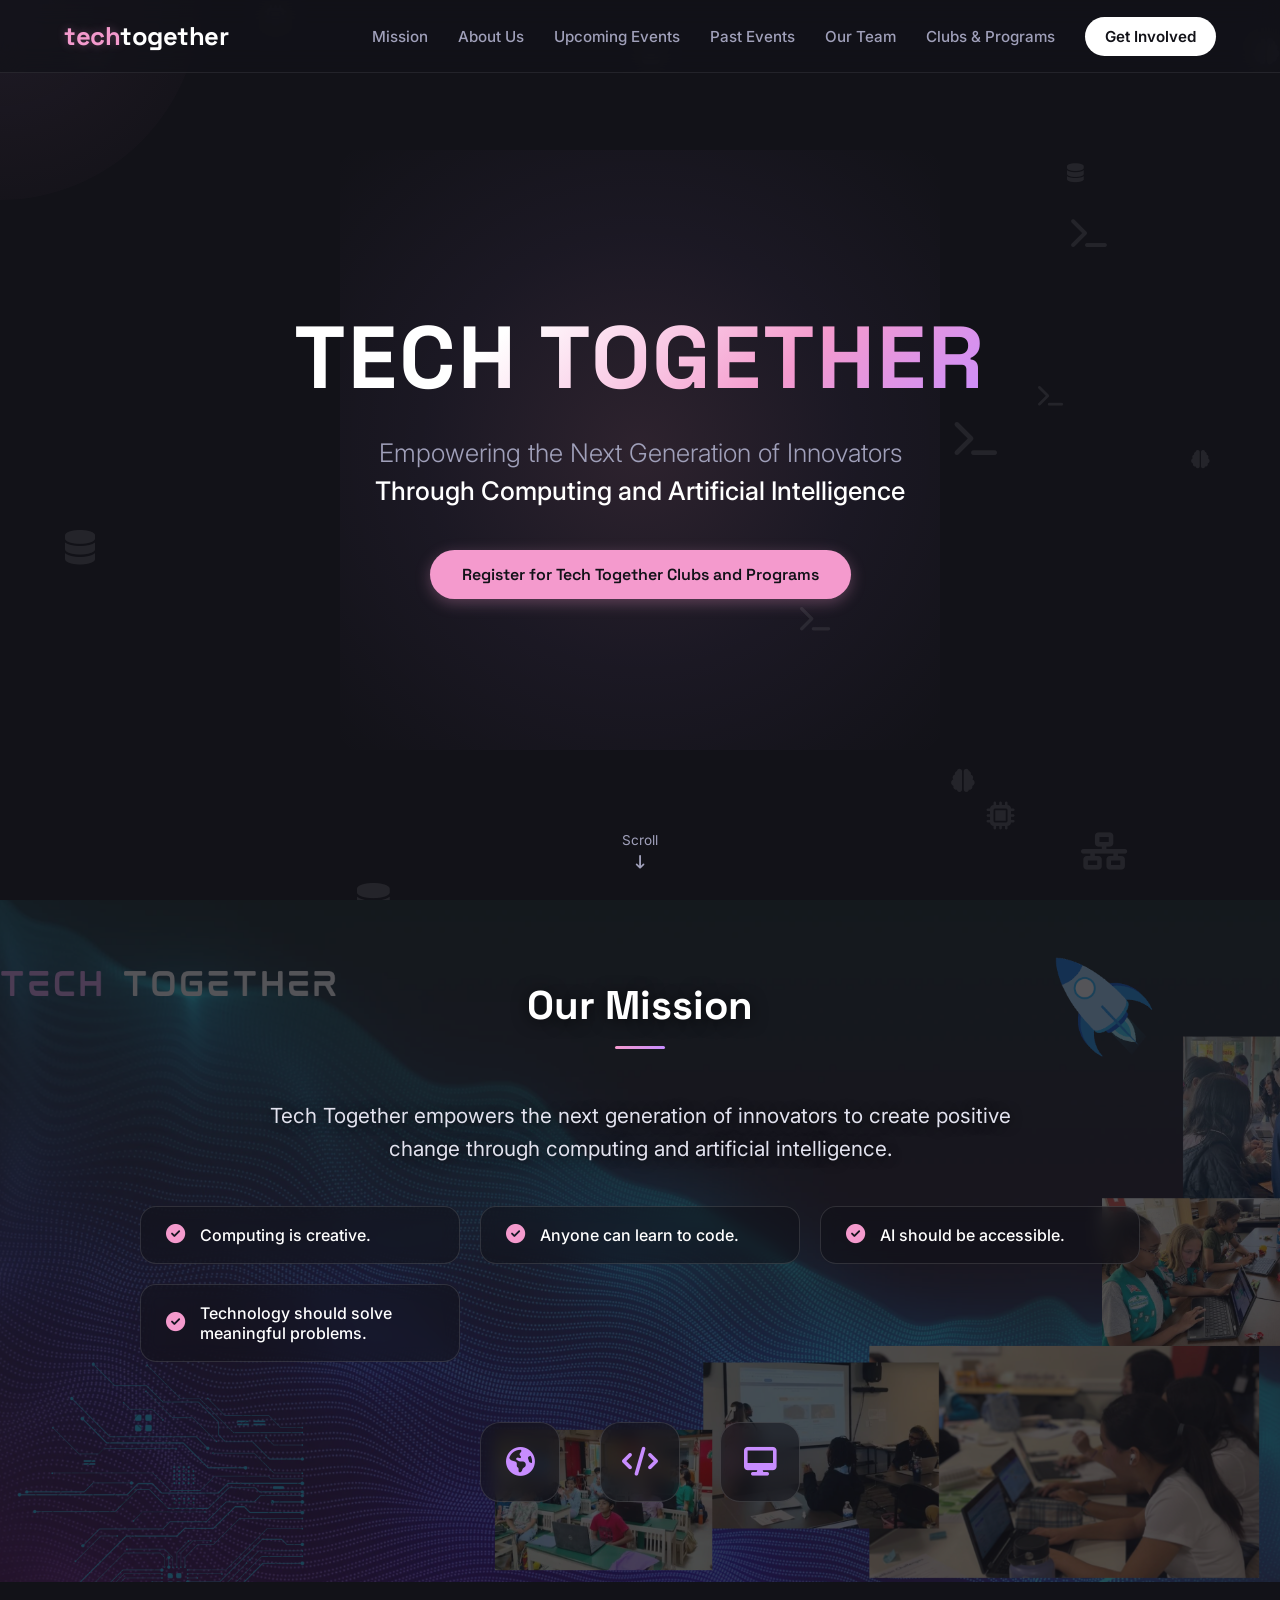
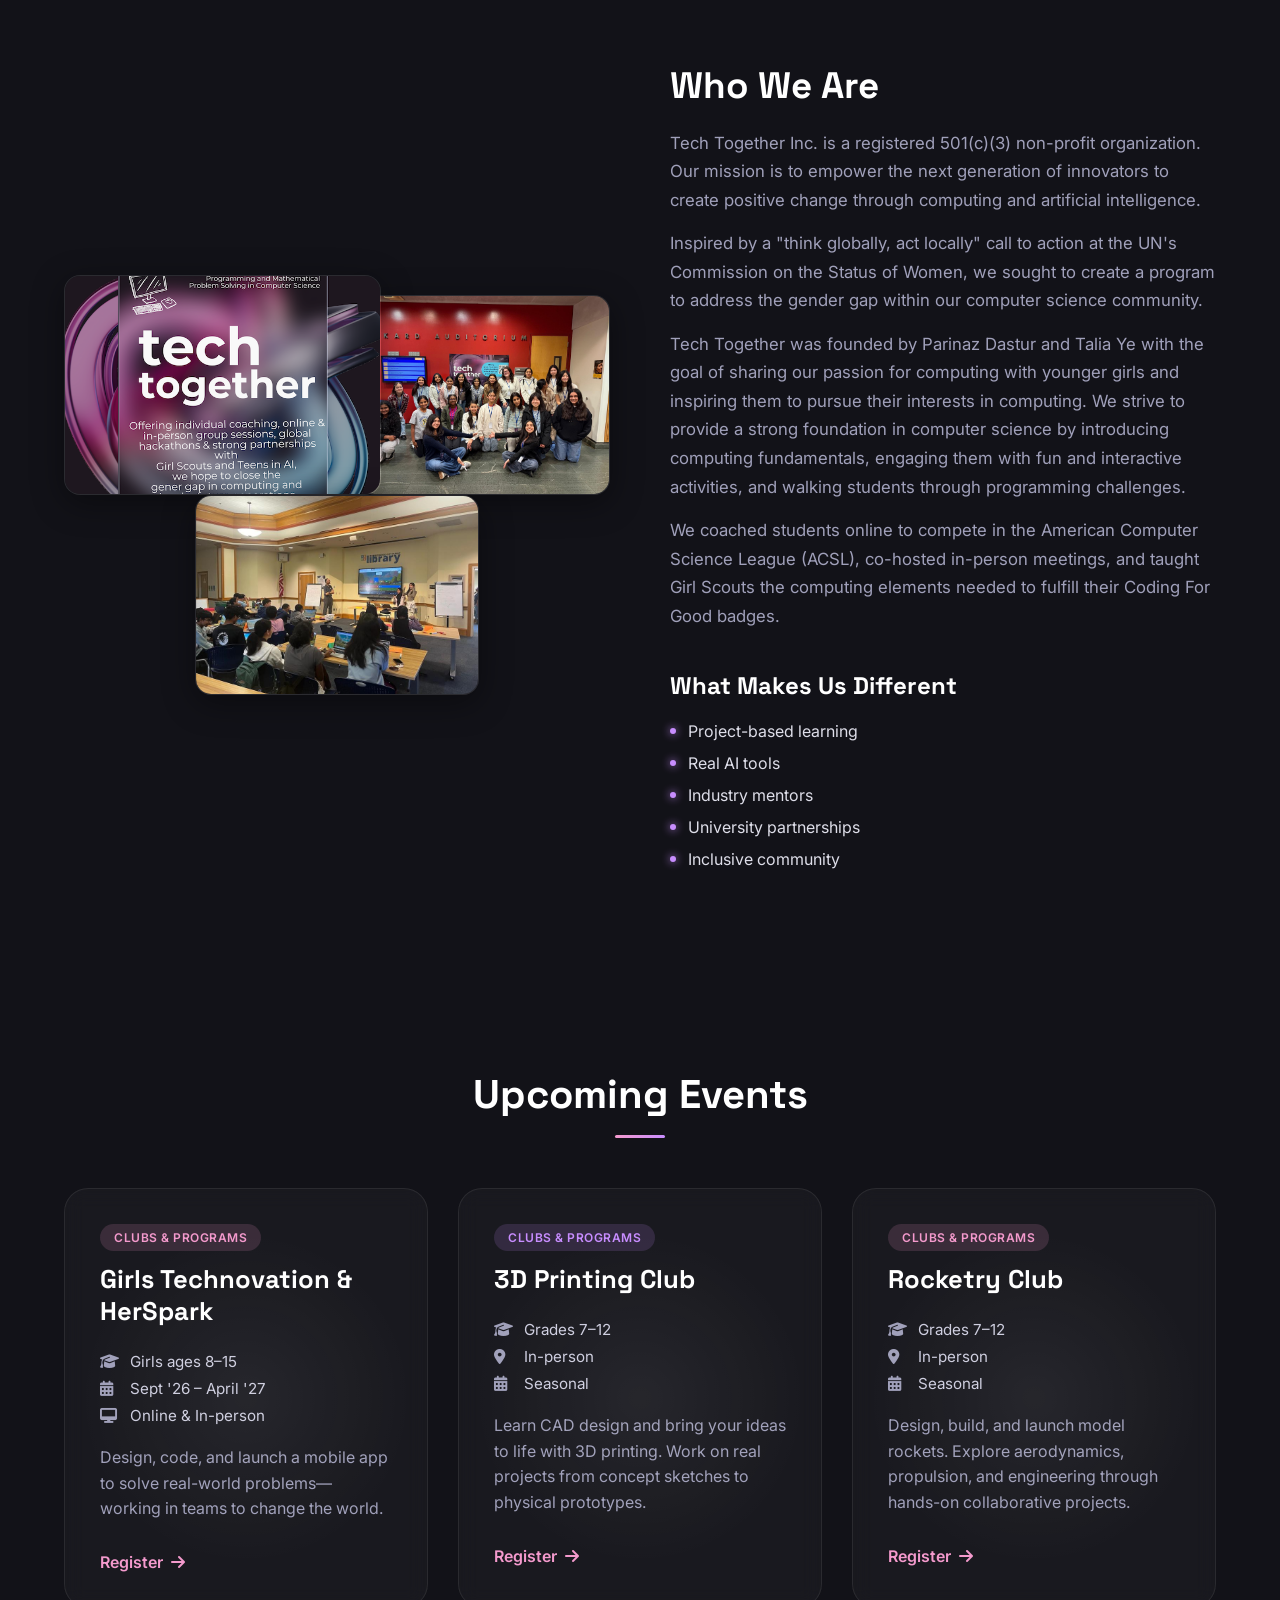
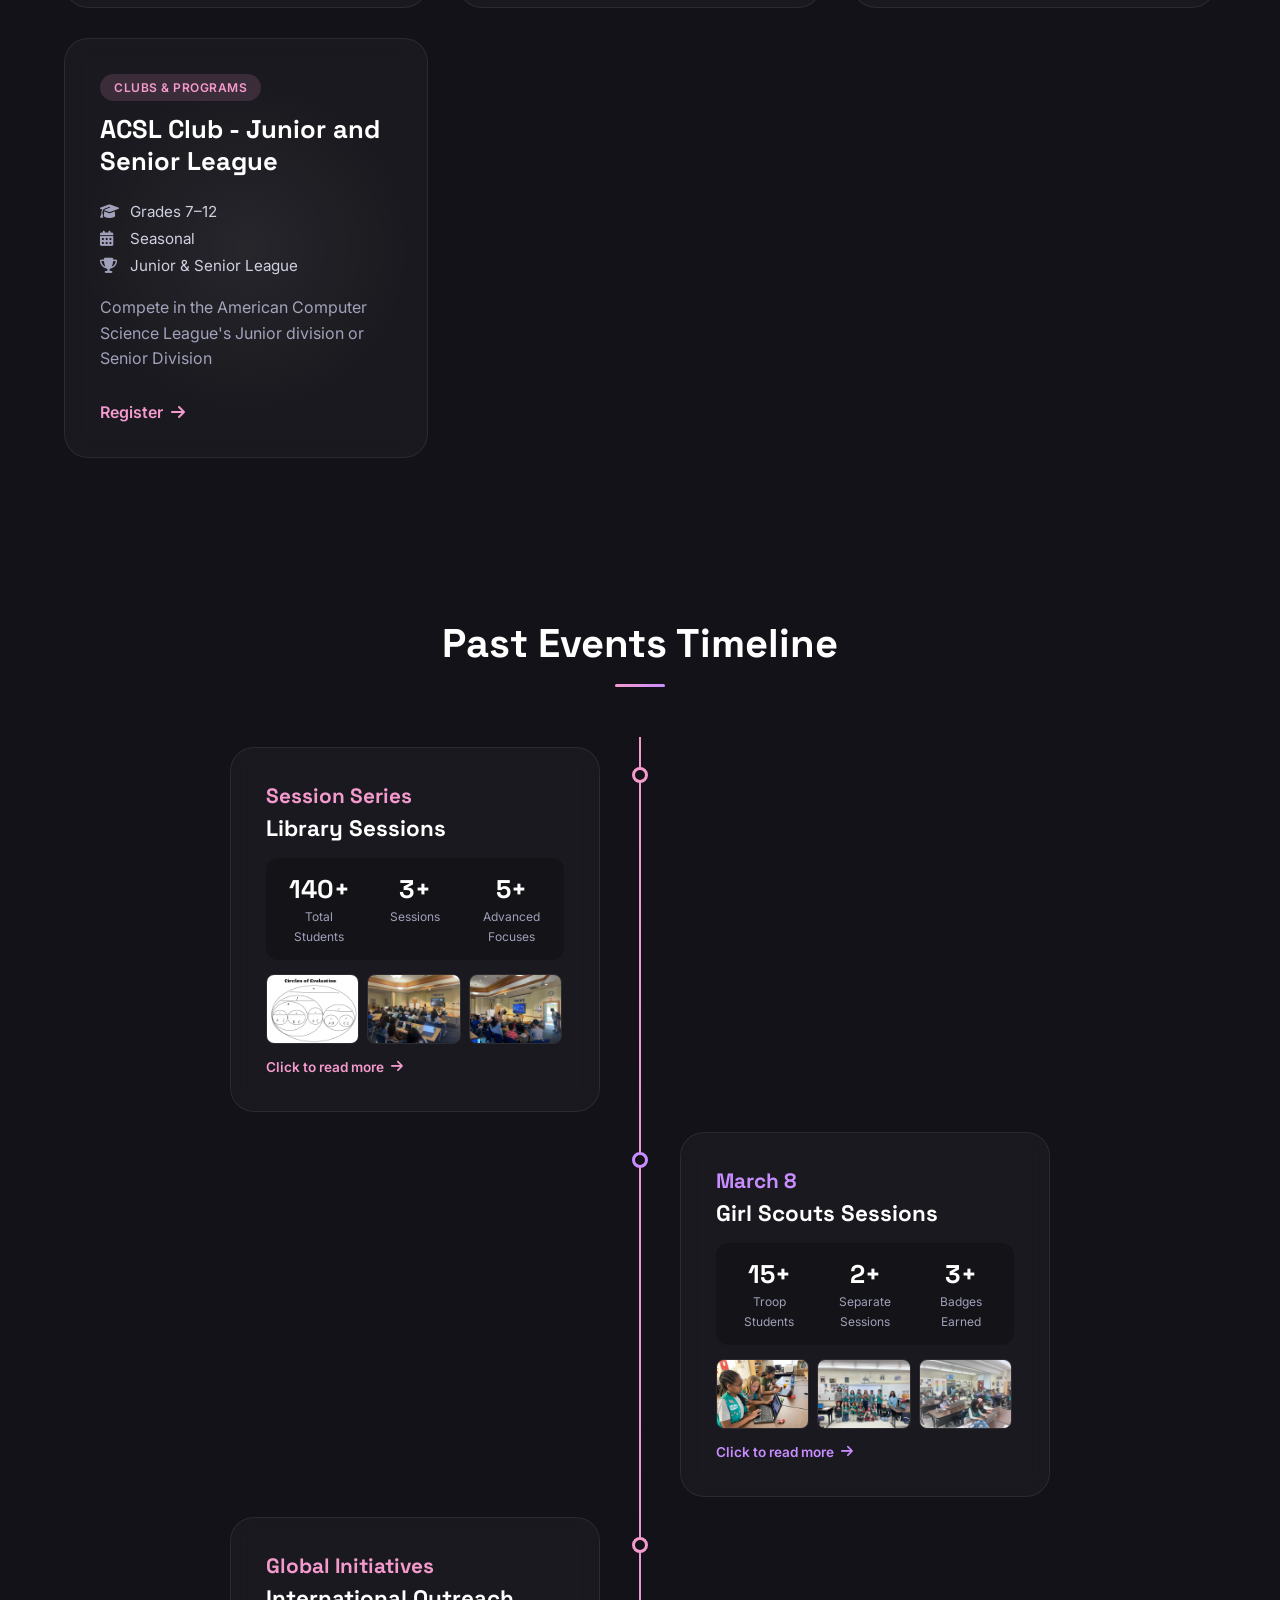
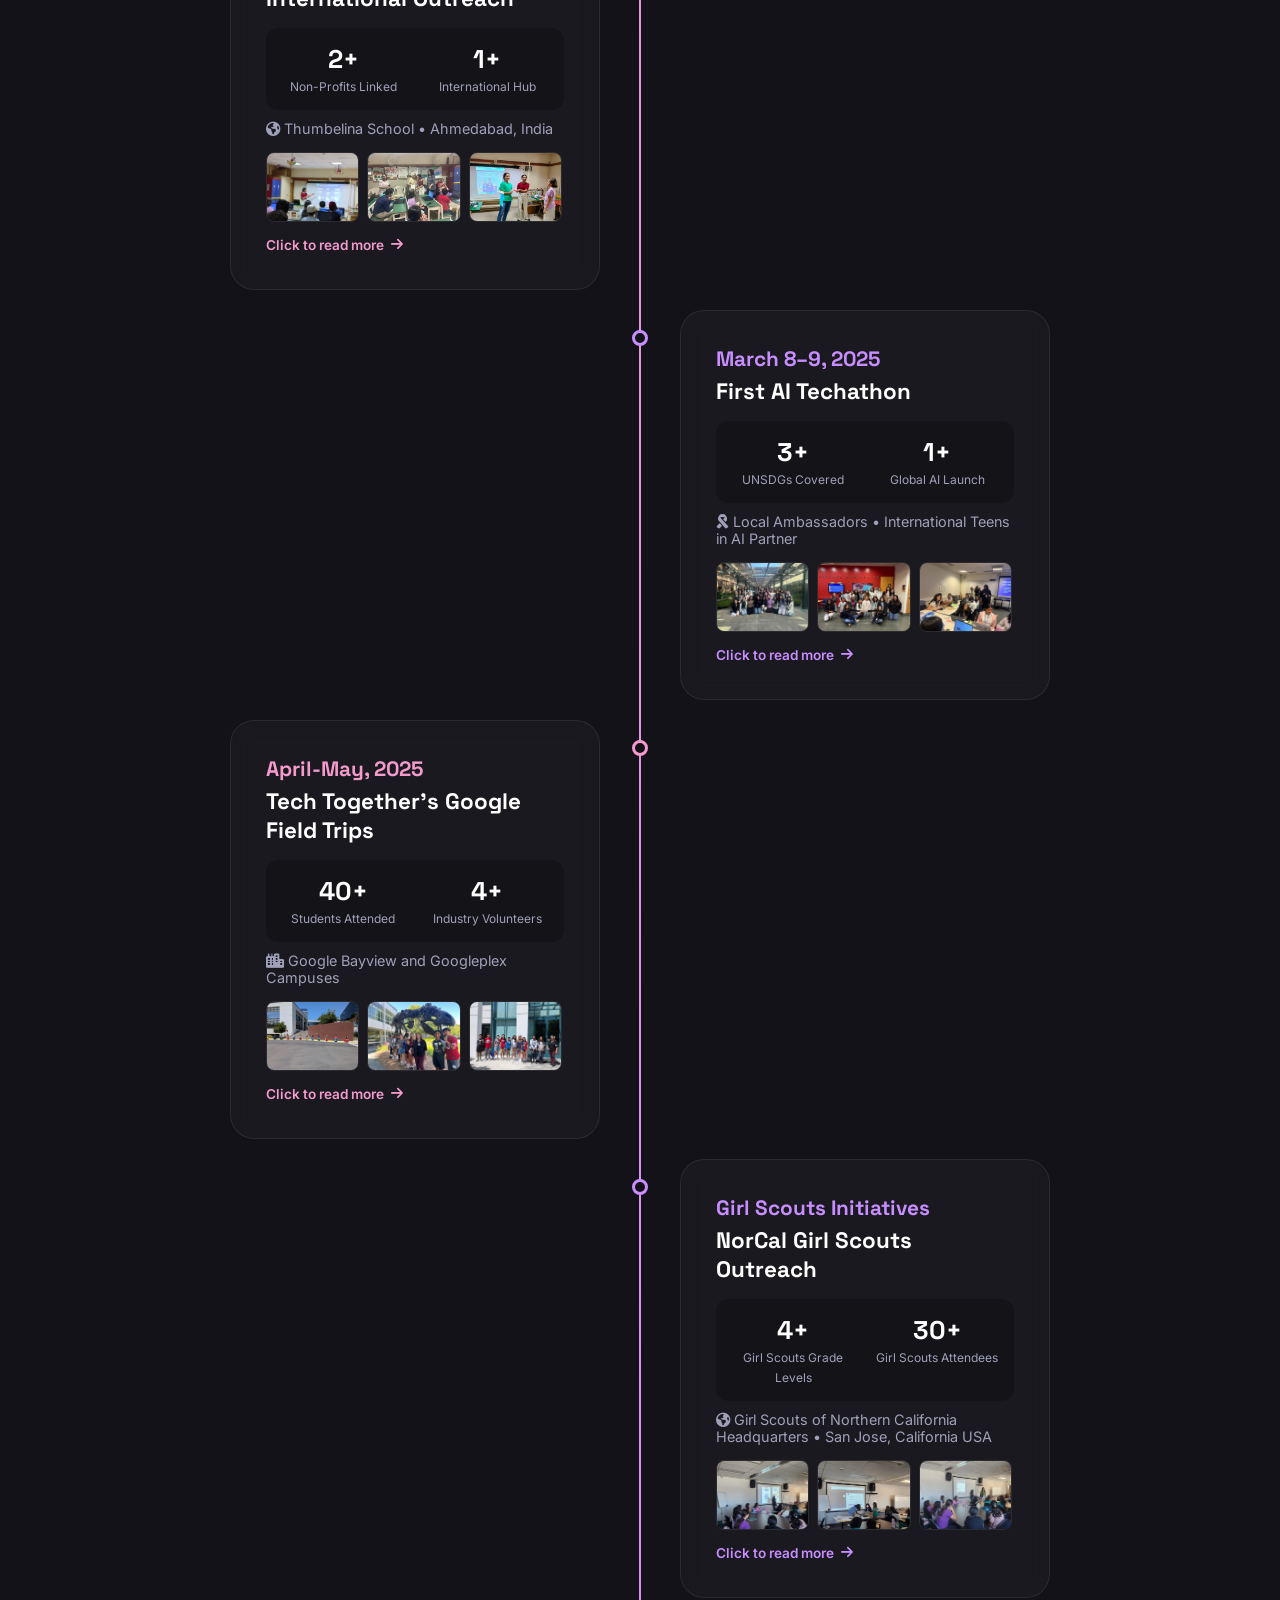
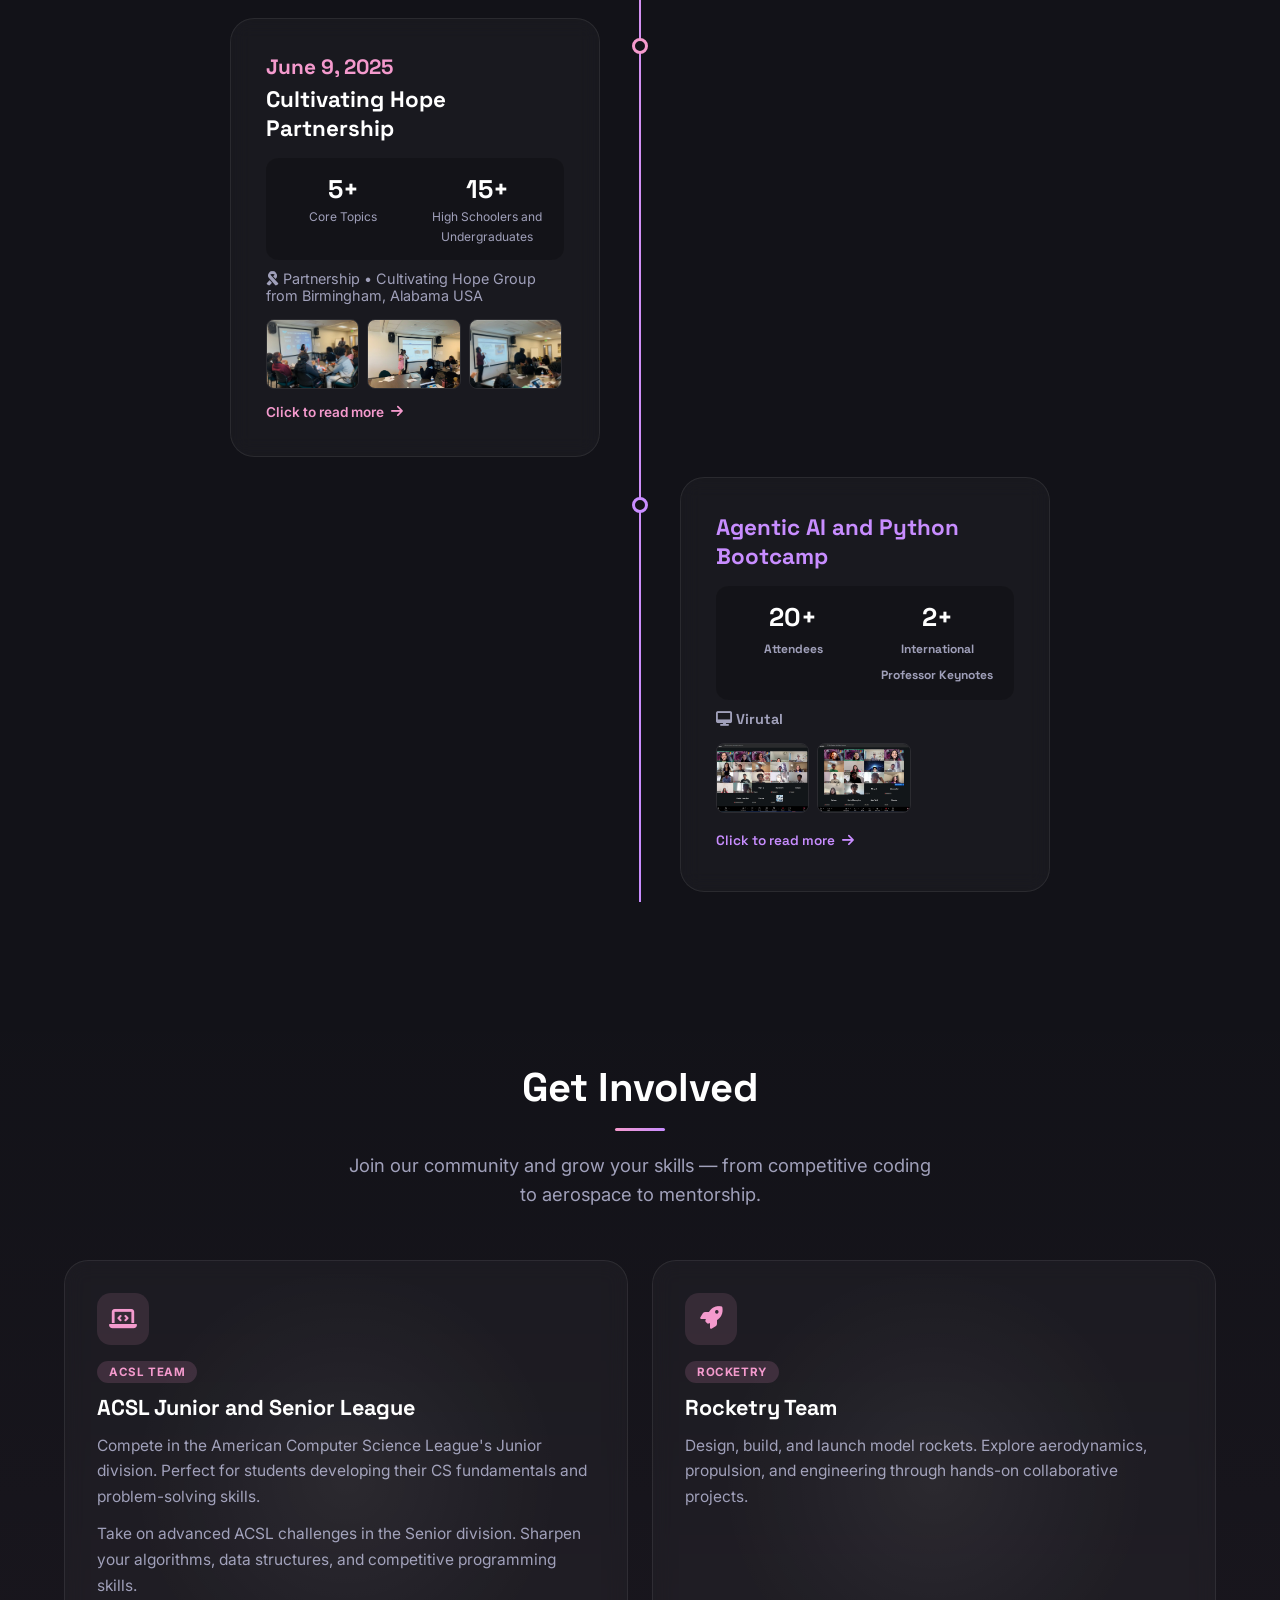
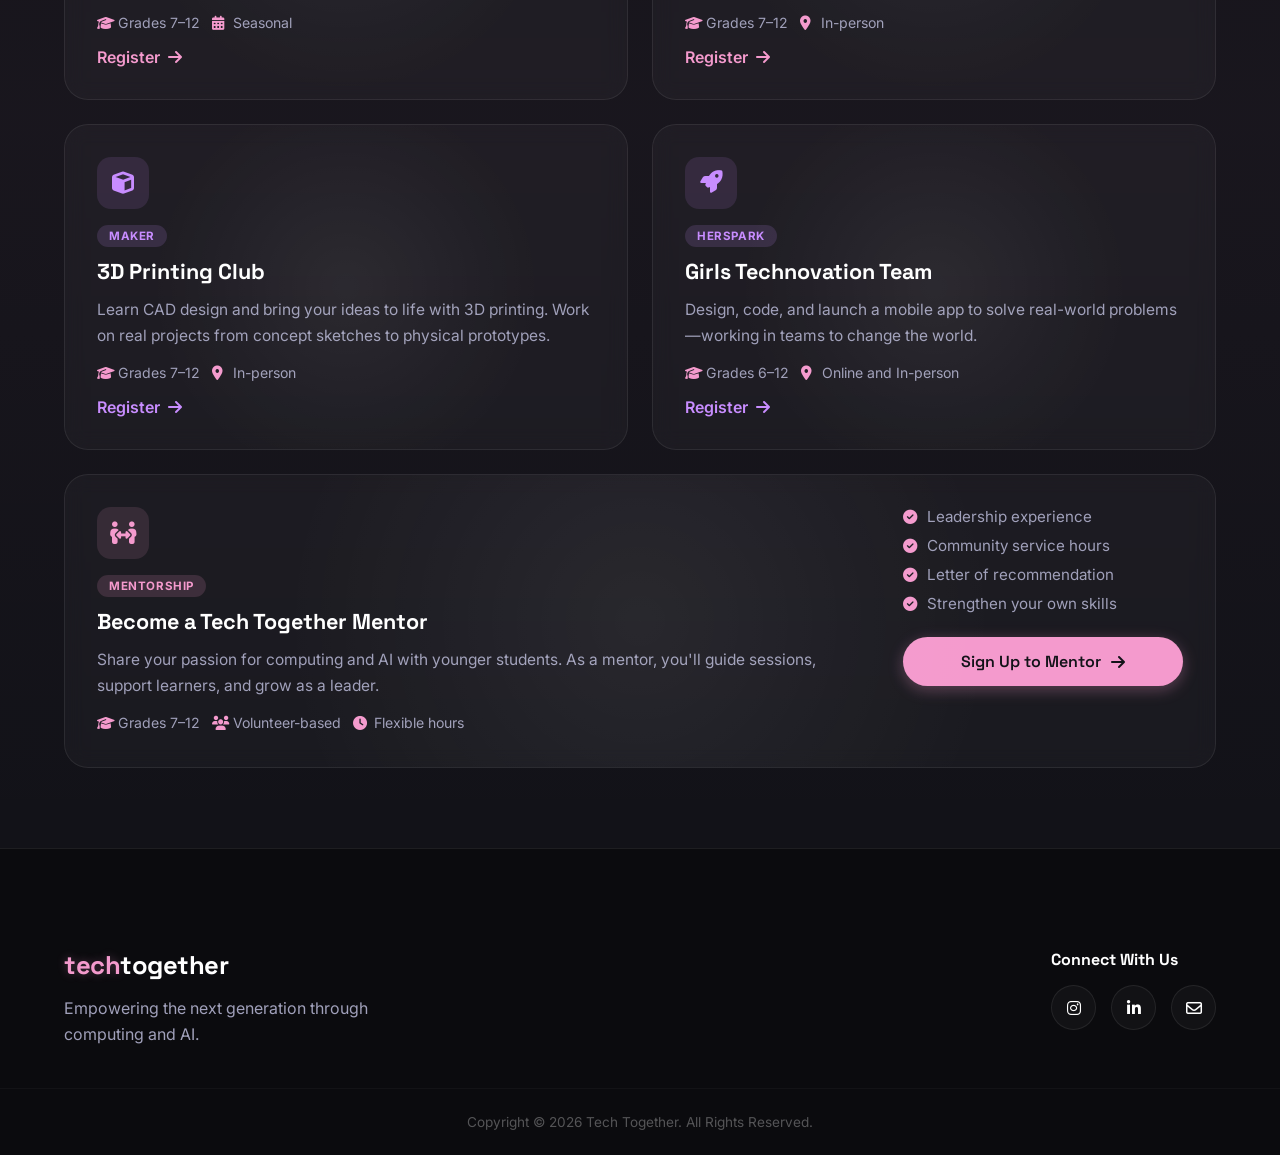
<file: site/index.html>
<!DOCTYPE html>
<html lang="en">
<head>
    <meta charset="UTF-8">
    <meta name="viewport" content="width=device-width, initial-scale=1.0">
    <title>Tech Together | Empowering Next-Gen Innovators</title>
    <link rel="preconnect" href="https://fonts.googleapis.com">
    <link rel="preconnect" href="https://fonts.gstatic.com" crossorigin>
    <link href="https://fonts.googleapis.com/css2?family=Inter:wght@300;400;500;600&family=Space+Grotesk:wght@400;500;700&display=swap" rel="stylesheet">
    <link rel="stylesheet" href="https://cdnjs.cloudflare.com/ajax/libs/font-awesome/6.4.0/css/all.min.css">
    <link rel="stylesheet" href="style.css">
</head>
<body>

    <div class="cursor-glow" id="cursorGlow"></div>

    <nav class="navbar">
        <div class="nav-container">
            <a href="#hero" class="nav-logo">
                <span class="logo-tech">tech</span><span class="logo-together">together</span>
            </a>
            <button class="menu-toggle" id="menuToggle" aria-label="Toggle Navigation">
                <i class="fas fa-bars"></i>
            </button>
            <ul class="nav-links" id="navLinks">
                <li><a href="#mission" class="nav-item">Mission</a></li>
                <li><a href="#about" class="nav-item">About Us</a></li>
                <li><a href="#upcoming" class="nav-item">Upcoming Events</a></li>
                <li><a href="#past-events" class="nav-item">Past Events</a></li>
                <li><a href="members.html" class="nav-item">Our Team</a></li>
                <li><a href="clubs.html" class="nav-item">Clubs &amp; Programs</a></li>
                <li><a href="#get-involved" class="nav-btn">Get Involved</a></li>
            </ul>
        </div>
    </nav>

    <header id="hero" class="hero-section">
        <div class="hero-bg-animate"></div>
        <div class="particles-container" id="particles"></div>
        
        <div class="hero-content">
            <h1 class="hero-title">TECH TOGETHER</h1>
            <p class="hero-subtitle">Empowering the Next Generation of Innovators<br><span>Through Computing and Artificial Intelligence</span></p>
            
            <div class="hero-cta-group">
                <a href="#upcoming" class="btn btn-primary">Register for Tech Together Clubs and Programs</a>
            </div>
        </div>
        
        <div class="scroll-indicator">
            <span>Scroll</span>
            <i class="fas fa-arrow-down-long"></i>
        </div>
    </header>

    <section id="mission" class="mission-section scroll-reveal">
        <div class="mission-bg" aria-hidden="true"></div>
        <div class="mission-bg-tint" aria-hidden="true"></div>
        <div class="container">
            <h2 class="section-title">Our Mission</h2>
            <p class="mission-lead">Tech Together empowers the next generation of innovators to create positive change through computing and artificial intelligence.</p>
            
            <div class="mission-grid">
                <div class="mission-pill"><i class="fas fa-check-circle"></i> Computing is creative.</div>
                <div class="mission-pill"><i class="fas fa-check-circle"></i> Anyone can learn to code.</div>
                <div class="mission-pill"><i class="fas fa-check-circle"></i> AI should be accessible.</div>
                <div class="mission-pill"><i class="fas fa-check-circle"></i> Technology should solve meaningful problems.</div>
            </div>

            <div class="illustration-row">
                <div class="icon-box"><i class="fas fa-globe-americas"></i></div>
                <div class="icon-box"><i class="fas fa-code"></i></div>
                <div class="icon-box"><i class="fas fa-desktop"></i></div>
            </div>
        </div>
    </section>


    <section id="about" class="about-section scroll-reveal">
        <div class="container about-layout">
            <div class="about-left">
                <div class="collage-container">
                    <div class="collage-photo photo-top-left">
                        <img src="Tech3.png" alt="TechTogether logo photo" style="width: 100%; height: 100%; object-fit: cover;">
                    </div>
                    <div class="collage-photo photo-top-right">
                        <img src="./images/Tech52.jpeg" alt="TechTogether team photo" style="width: 100%; height: 100%; object-fit: cover;">
                    </div>
                    <div class="collage-photo photo-bottom-center">
                        <img src="./images/library/Tech23.jpeg" alt="Library Sessions" style="width: 100%; height: 100%; object-fit: cover;">
                    </div>
                </div>
            </div>
            <div class="about-right">
                <div class="about-block">
                    <h2 class="section-title-left">Who We Are</h2>
                     <P>Tech Together Inc. is a registered 501(c)(3) non-profit organization. Our mission is to empower the next generation of innovators to create positive change through computing and artificial intelligence.</P>
                     <p>Inspired by a "think globally, act locally" call to action at the UN's Commission on the Status of Women, we sought to create a program to address the gender gap within our computer science community.</p>
                     <p>Tech Together was founded by Parinaz Dastur and Talia Ye with the goal of sharing our passion for computing with younger girls and inspiring them to pursue their interests in computing. We strive to provide a strong foundation in computer science by introducing computing fundamentals, engaging them with fun and interactive activities, and walking students through programming challenges.</p>
                     <p>We coached students online to compete in the American Computer Science League (ACSL), co-hosted in-person meetings, and taught Girl Scouts the computing elements needed to fulfill their Coding For Good badges.</p>
                </div>
                
                <div class="about-block">
                    <h3 class="subsection-title">What Makes Us Different</h3>
                    <ul class="different-list">
                        <li><span class="bullet"></span> Project-based learning</li>
                        <li><span class="bullet"></span> Real AI tools</li>
                        <li><span class="bullet"></span> Industry mentors</li>
                        <li><span class="bullet"></span> University partnerships</li>
                        <li><span class="bullet"></span> Inclusive community</li>
                    </ul>
                </div>
            </div>
        </div>
    </section>

  
    <section id="upcoming" class="upcoming-section scroll-reveal">
        <div class="container">
            <h2 class="section-title">Upcoming Events</h2>
            <div class="events-grid">
                <div class="event-card glass-card">
                    <div class="card-glow"></div>
                    <div class="event-header">
                        <span class="event-tag badge-pink">Clubs & Programs</span>
                        <h3>Girls Technovation &amp HerSpark</h3>
                    </div>

                    <ul class="event-details">
                        <li><i class="fas fa-graduation-cap"></i> Girls ages 8–15</li>
                        <li><i class="fas fa-calendar-alt"></i> Sept '26 – April '27</li>
                        <li><i class="fas fa-desktop"></i> Online &amp; In-person</li>
                    </ul>

                    <p class="event-desc">Design, code, and launch a mobile app to solve real-world problems—working in teams to change the world.</p>
                    <div class="event-card-actions">
                        <a href="https://docs.google.com/forms/d/e/1FAIpQLSdPjcP0x4qNwXBXOPICYOBDx2aWglz-p1E5i9d4YgXIDTaJ4Q/viewform" class="card-btn">Register <i class="fas fa-arrow-right"></i></a>
                        
                    </div>
                </div>

                <div class="event-card glass-card">
                    <div class="card-glow"></div>
                    <div class="event-header">
                        <span class="event-tag badge-purple">Clubs & Programs</span>
                        <h3>3D Printing Club</h3>
                    </div>
                    <ul class="event-details">
                        <li><i class="fas fa-graduation-cap"></i> Grades 7–12</li>
                        <li><i class="fas fa-map-marker-alt"></i> In-person</li>
                        <li><i class="fas fa-calendar-alt"></i> Seasonal</li>
                    </ul>
                    <p class="event-desc">Learn CAD design and bring your ideas to life with 3D printing. Work on real projects from concept sketches to physical prototypes.</p>
                    <div class="event-card-actions">
                        <a href="https://docs.google.com/forms/d/e/1FAIpQLSdmElGPJjkM2uXJtzMj5qjNfLxNtGURdolI7BDbFbrmzxqRbw/viewform" target="_blank" class="card-btn">Register <i class="fas fa-arrow-right"></i></a>
                        
                    </div>
                </div>

                <div class="event-card glass-card">
                    <div class="card-glow"></div>
                    <div class="event-header">
                        <span class="event-tag badge-pink">Clubs & Programs</span>
                        <h3>Rocketry Club</h3>
                    </div>
                    <ul class="event-details">
                        <li><i class="fas fa-graduation-cap"></i> Grades 7–12</li>
                        <li><i class="fas fa-map-marker-alt"></i> In-person</li>
                        <li><i class="fas fa-calendar-alt"></i> Seasonal</li>
                    </ul>
                    <p class="event-desc">Design, build, and launch model rockets. Explore aerodynamics, propulsion, and engineering through hands-on collaborative projects.</p>
                    <div class="event-card-actions">
                        <a href="https://docs.google.com/forms/d/e/1FAIpQLSdwULRgSS5kdj_Uvz4vcaRLrQtrrEoa6EPxh94gF9k5fkU-ww/viewform" target="_blank" class="card-btn">Register <i class="fas fa-arrow-right"></i></a>
                        
                    </div>
                </div>

                <div class="event-card glass-card">
                    <div class="card-glow"></div>
                    <div class="event-header">
                        <span class="event-tag badge-pink">Clubs & Programs</span>
                        <h3>ACSL Club - Junior and Senior League</h3>
                    </div>
                    <ul class="event-details">
                        <li><i class="fas fa-graduation-cap"></i> Grades 7–12</li>
                        <li><i class="fas fa-calendar-alt"></i> Seasonal</li>
                        <li><i class="fas fa-trophy"></i> Junior &amp; Senior League</li>
                    </ul>
                    <p class="event-desc">Compete in the American Computer Science League's Junior division or Senior Division</p>
                    <div class="event-card-actions">
                        <a href="https://docs.google.com/forms/d/e/1FAIpQLSegAQytbl2MMEGlR-WapUMk6I6lDe-tsKeCJoceJS2TrHHFzQ/viewform" target="_blank" class="card-btn">Register <i class="fas fa-arrow-right"></i></a>
                        
                    </div>
                </div>

            </div>
        </div>
    </section>
    <!-- Event Detail Modals -->
    <div id="event-modal-overlay" class="event-modal-overlay" role="dialog" aria-modal="true" aria-labelledby="modal-title">
        <div class="event-modal-box">
            <button class="event-modal-close" id="eventModalClose" aria-label="Close modal">&times;</button>
            <div class="event-modal-body" id="eventModalBody"></div>
        </div>
    </div>

    <section id="past-events" class="past-events-section scroll-reveal">
        <div class="container">
            <h2 class="section-title">Past Events Timeline</h2>
            
            <div class="timeline">
                
                <!-- Library Sessions -->
                <div class="timeline-item left">
                    <div class="timeline-dot"></div>
                    <div class="timeline-content glass-card timeline-card-compact" 
                         role="button" tabindex="0" 
                         aria-label="Open Library Events details"
                         data-modal="modal-library">
                        <span class="timeline-year">Session Series</span>
                        <h3>Library Sessions</h3>
                        <div class="stats-container">
                            <div class="stat-box">
                                <span class="stat-number" data-target="140">0</span>
                                <span class="stat-label">Total Students</span>
                            </div>
                            <div class="stat-box">
                                <span class="stat-number" data-target="3">0</span>
                                <span class="stat-label">Sessions</span>
                            </div>
                            <div class="stat-box">
                                <span class="stat-number" data-target="5">0</span>
                                <span class="stat-label">Advanced Focuses</span>
                            </div>
                        </div>
                        <div class="timeline-card-gallery">
                            <img src="images/library/Tech11.PNG" alt="Library session">
                            <img src="images/library/Tech2.jpeg" alt="Students at library">
                            <img src="images/library/Tech25.jpeg" alt="Library activity">
                        </div>
                        <span class="timeline-read-more">Click to read more <i class="fas fa-arrow-right"></i></span>
                    </div>
                </div>

                <!-- Girl Scouts Sessions -->
                <div class="timeline-item right">
                    <div class="timeline-dot"></div>
                    <div class="timeline-content glass-card timeline-card-compact"
                         role="button" tabindex="0"
                         aria-label="Open Girl Scouts details"
                         data-modal="modal-girlscouts">
                        <span class="timeline-year">March 8</span>
                        <h3>Girl Scouts Sessions</h3>
                        <div class="stats-container">
                            <div class="stat-box">
                                <span class="stat-number" data-target="15">0</span>
                                <span class="stat-label">Troop Students</span>
                            </div>
                            <div class="stat-box">
                                <span class="stat-number" data-target="2">0</span>
                                <span class="stat-label">Separate Sessions</span>
                            </div>
                            <div class="stat-box">
                                <span class="stat-number" data-target="3">0</span>
                                <span class="stat-label">Badges Earned</span>
                            </div>
                        </div>
                        <div class="timeline-card-gallery">
                            <img src="./images/girlscouts/Tech8.jpg" alt="Girl Scouts coding">
                            <img src="./images/girlscouts/Tech19.jpeg" alt="Girl Scouts learning">
                            <img src="./images/girlscouts/Tech22.jpeg" alt="Girl Scouts activity">
                        </div>
                        <span class="timeline-read-more">Click to read more <i class="fas fa-arrow-right"></i></span>
                    </div>
                </div>

                <!-- International Outreach -->
                <div class="timeline-item left">
                    <div class="timeline-dot"></div>
                    <div class="timeline-content glass-card timeline-card-compact"
                         role="button" tabindex="0"
                         aria-label="Open International Outreach details"
                         data-modal="modal-international">
                        <span class="timeline-year">Global Initiatives</span>
                        <h3>International Outreach</h3>
                        <div class="stats-container">
                            <div class="stat-box">
                                <span class="stat-number" data-target="2">0</span>
                                <span class="stat-label">Non-Profits Linked</span>
                            </div>
                            <div class="stat-box">
                                <span class="stat-number" data-target="1">0</span>
                                <span class="stat-label">International Hub</span>
                            </div>
                        </div>
                        <p class="location-tag"><i class="fas fa-globe-americas"></i> Thumbelina School &bull; Ahmedabad, India</p>
                        <div class="timeline-card-gallery">
                            <img src="./images/IOR/Tech4.jpeg" alt="Teaching in India">
                            <img src="./images/IOR/Tech17.jpeg" alt="AI session India">
                            <img src="./images/IOR/Tech36.jpeg" alt="Classroom India">
                        </div>
                        <span class="timeline-read-more">Click to read more <i class="fas fa-arrow-right"></i></span>
                    </div>
                </div>

                <!-- First AI Techathon -->
                <div class="timeline-item right">
                    <div class="timeline-dot"></div>
                    <div class="timeline-content glass-card timeline-card-compact"
                         role="button" tabindex="0"
                         aria-label="Open First AI Techathon details"
                         data-modal="modal-techathon">
                        <span class="timeline-year">March 8–9, 2025</span>
                        <h3>First AI Techathon</h3>
                        <div class="stats-container">
                            <div class="stat-box">
                                <span class="stat-number" data-target="3">0</span>
                                <span class="stat-label">UNSDGs Covered</span>
                            </div>
                            <div class="stat-box">
                                <span class="stat-number" data-target="1">0</span>
                                <span class="stat-label">Global AI Launch</span>
                            </div>
                        </div>
                        <p class="location-tag"><i class="fas fa-ribbon"></i> Local  Ambassadors &bull; International Teens in AI Partner</p>
                        <div class="timeline-card-gallery">
                            <img src="./images/Tech50.jpeg" alt="Techathon teamwork">
                            <img src="./images/Tech52.jpeg" alt="Techathon presentations">
                            <img src="./images/Tech55.jpeg" alt="Techathon awards">
                        </div>
                        <span class="timeline-read-more">Click to read more <i class="fas fa-arrow-right"></i></span>
                    </div>
                </div>

                <!-- Google Tour -->
                <div class="timeline-item left">
                    <div class="timeline-dot"></div>
                    <div class="timeline-content glass-card timeline-card-compact"
                         role="button" tabindex="0"
                         aria-label="Open Google Tour details"
                         data-modal="modal-google">
                        <span class="timeline-year">April-May, 2025</span>
                        <h3>Tech Together's Google Field Trips</h3>
                        <div class="stats-container">
                            <div class="stat-box">
                                <span class="stat-number" data-target="40">0</span>
                                <span class="stat-label">Students Attended</span>
                            </div>
                            <div class="stat-box">
                                <span class="stat-number" data-target="4">0</span>
                                <span class="stat-label">Industry Volunteers</span>
                            </div>
                        </div>
                        <p class="location-tag"><i class="fas fa-city"></i>  Google Bayview and Googleplex Campuses</p>
                        <div class="timeline-card-gallery">
                            <img src="./images/googleTour/GoogleFieldTrip1.jpg" alt="Google teamwork">
                            <img src="./images/googleTour/GoogleTour4.jpeg" alt="Google presentations">
                            <img src="./images/googleTour/GoogleTour3.jpg" alt="Google awards">
                        </div>
                        <span class="timeline-read-more">Click to read more <i class="fas fa-arrow-right"></i></span>
                    </div>
                </div>

                <!--- Summer Girl Scouts Sessions -->
                <div class="timeline-item right">
                    <div class="timeline-dot"></div>
                    <div class="timeline-content glass-card timeline-card-compact"
                         role="button" tabindex="0"
                         aria-label="Open Summer Girl Scouts Sessions details"
                         data-modal="modal-GSSummer">
                        <span class="timeline-year">Girl Scouts Initiatives</span>
                        <h3>NorCal Girl Scouts Outreach</h3>
                        <div class="stats-container">
                            <div class="stat-box">
                                <span class="stat-number" data-target="4">0</span>
                                <span class="stat-label">Girl Scouts Grade Levels</span>
                            </div>
                            <div class="stat-box">
                                <span class="stat-number" data-target="30">0</span>
                                <span class="stat-label">Girl Scouts Attendees</span>
                            </div>
                        </div>
                        <p class="location-tag"><i class="fas fa-globe-americas"></i> Girl Scouts of Northern California Headquarters &bull; San Jose, California USA</p>
                        <div class="timeline-card-gallery">
                            <img src="./images/GSSummer/GSSummer2.jpeg" alt="Teaching in HQ">
                            <img src="./images/GSSummer/GSSummer4.jpeg" alt="AI session GS">
                            <img src="./images/GSSummer/gSSummer1.jpeg" alt="Classroom SJ Girl Scouts HQ">
                        </div>
                        <span class="timeline-read-more">Click to read more <i class="fas fa-arrow-right"></i></span>
                    </div>
                </div>

                <!-- Cultivating Hope Partnership -->
                <div class="timeline-item left">
                    <div class="timeline-dot"></div>
                    <div class="timeline-content glass-card timeline-card-compact"
                         role="button" tabindex="0"
                         aria-label="Open Cultivating Hope Partnership details"
                         data-modal="modal-CultivatingHope">
                        <span class="timeline-year">June 9, 2025</span>
                        <h3>Cultivating Hope Partnership</h3>
                        <div class="stats-container">
                            <div class="stat-box">
                                <span class="stat-number" data-target="5">0</span>
                                <span class="stat-label">Core Topics</span>
                            </div>
                            <div class="stat-box">
                                <span class="stat-number" data-target="15">0</span>
                                <span class="stat-label">High Schoolers and Undergraduates</span>
                            </div>
                        </div>
                        <p class="location-tag"><i class="fas fa-ribbon"></i> Partnership &bull; Cultivating Hope Group from Birmingham, Alabama USA</p>
                        <div class="timeline-card-gallery">
                            <img src="./images/CultivatingHope/CultivatingHope1.jpeg" alt="AI Lesson">
                            <img src="./images/CultivatingHope/CultivatingHope3.jpeg" alt="Presentations">
                            <img src="./images/CultivatingHope/CultivatingHope2.jpeg" alt="Classroom Topics">
                        </div>
                        <span class="timeline-read-more">Click to read more <i class="fas fa-arrow-right"></i></span>
                    </div>
                </div>

                <!--- AI & Python Bootcamp -->
                <div class="timeline-item right">
                    <div class="timeline-dot"></div>
                    <div class="timeline-content glass-card timeline-card-compact"
                         role="button" tabindex="0"
                         aria-label="Open AI & Python Bootcamp details"
                         data-modal="modal-bootcamp">
                        <span class="timeline-year"July 20-24, 2026</span>
                        <h3>Agentic AI and Python Bootcamp</h3>
                        <div class="stats-container">
                            <div class="stat-box">
                                <span class="stat-number" data-target="20">0</span>
                                <span class="stat-label">Attendees</span>
                            </div>
                            <div class="stat-box">
                                <span class="stat-number" data-target="2">0</span>
                                <span class="stat-label">International Professor Keynotes</span>
                            </div>
                        </div>
                        <p class="location-tag"><i class="fas fa-desktop"></i> Virutal </p>
                        <div class="timeline-card-gallery">
                            <img src="./images/Bootcamp/Bootcamp1.jpeg" alt="Teaching in HQ">
                            <img src="./images/Bootcamp/bootcamp3.jpeg" alt="AI session GS">
                        </div>
                        <span class="timeline-read-more">Click to read more <i class="fas fa-arrow-right"></i></span>
                    </div>
                </div>

            </div>
        </div>
    </section>

    <!-- Hidden modal content templates -->
    <template id="modal-library">
        <h2 id="modal-title">Library Sessions</h2>
        <span class="modal-year-tag">Session Series</span>
        <p>Sessions were conducted at the local libraries for an audience of around 50 middle school students per session. In our library sessions, we progressed from fundamental concepts like variables, primitives, and strings to more advanced topics such as data structures, functions, and recursion. We covered a wide range of concepts, including:</p>
        <ul class="modal-list">
            <li>Computer Number Systems</li>
            <li>Stacks vs. Queues</li>
            <li>Abstraction</li>
            <li>Binary Search Trees</li>
            <li>Digital Circuits with Boolean Logic</li>
        </ul>
        <p>Students were guided on how to draw circles of evaluation (borrowed from the Bootstrap curriculum) for mathematical expressions, and built prefix/postfix expressions by "walking the expression tree recursively." A local professor followed up with a mini-lecture on recursion and drew parallels from the circles of evaluation to fractal trees.</p>
        <p>To complement the academic content, we incorporated interactive elements to enhance learning and engagement, including hands-on activities like circuit modeling with micro bits, collaborative work through code segment rearrangement, recursion tracing, and competitive learning through Kahoot! games. Students had a chance to present their unique solutions to challenges, which encouraged all participants to celebrate each other's unique perspectives.</p>
        <h4 class="modal-gallery-title">Event Gallery</h4>
        <div class="modal-gallery-grid">
            <div class="gallery-item" data-src="images/library/Tech11.PNG"><img src="images/library/Tech11.PNG" alt="Library session slide"><div class="gallery-overlay"><i class="fas fa-search-plus"></i></div></div>
            <div class="gallery-item" data-src="images/library/Tech13.PNG"><img src="images/library/Tech13.PNG" alt="Library session slide"><div class="gallery-overlay"><i class="fas fa-search-plus"></i></div></div>
            <div class="gallery-item" data-src="images/library/Tech2.jpeg"><img src="images/library/Tech2.jpeg" alt="Students working"><div class="gallery-overlay"><i class="fas fa-search-plus"></i></div></div>
            <div class="gallery-item" data-src="images/library/Tech25.jpeg"><img src="images/library/Tech25.jpeg" alt="Library activity"><div class="gallery-overlay"><i class="fas fa-search-plus"></i></div></div>
            <div class="gallery-item" data-src="images/library/Tech24.jpeg"><img src="images/library/Tech24.jpeg" alt="Students collaborating"><div class="gallery-overlay"><i class="fas fa-search-plus"></i></div></div>
            <div class="gallery-item" data-src="images/library/Tech27.jpeg"><img src="images/library/Tech27.jpeg" alt="Group activity"><div class="gallery-overlay"><i class="fas fa-search-plus"></i></div></div>
            <div class="gallery-item" data-src="images/library/Tech29.jpeg"><img src="images/library/Tech29.jpeg" alt="Students presenting"><div class="gallery-overlay"><i class="fas fa-search-plus"></i></div></div>
            <div class="gallery-item" data-src="images/library/Tech33.jpeg"><img src="images/library/Tech33.jpeg" alt="Library coding"><div class="gallery-overlay"><i class="fas fa-search-plus"></i></div></div>
            <div class="gallery-item" data-src="images/library/Tech10.jpeg"><img src="images/library/Tech10.jpeg" alt="Students engaged"><div class="gallery-overlay"><i class="fas fa-search-plus"></i></div></div>
        </div>
    </template>

    <template id="modal-girlscouts">
        <h2 id="modal-title">Girl Scouts Session</h2>
        <span class="modal-year-tag">March 8 &mdash; International Women's Day</span>
        <p>To expand Tech Together's reach, we partnered with select Girl Scouts chapters in our area teaching them the computing elements to earn their Coding for Good badges.</p>
        <p>On International Women's Day, we piloted a beginner's Python programming session with a 5th-grade Girl Scouts Troop, teaching algorithm design fundamentals while programming fun games in a 4-hour coding session to 15 students where they earned their Coding Basics Badge. The session culminated with an inspiring speech about NASA's Dorothy Vaughan, a computer scientist pioneer. Additionally, we met with the Girl Scouts to teach them the fundamentals of Game Design and App Development to earn two more badges.</p>
        <h4 class="modal-gallery-title">Event Gallery &amp; Presentation Media</h4>
        <div class="modal-gallery-grid" style="margin-bottom: 1.5rem;">
            <div class="gallery-item" data-src="./images/girlscouts/Tech8.jpg"><img src="./images/girlscouts/Tech8.jpg" alt="Girl Scouts coding"><div class="gallery-overlay"><i class="fas fa-search-plus"></i></div></div>
            <div class="gallery-item" data-src="./images/girlscouts/Tech7.jpg"><img src="./images/girlscouts/Tech7.jpg" alt="Girl Scouts on computers"><div class="gallery-overlay"><i class="fas fa-search-plus"></i></div></div>
            <div class="gallery-item" data-src="./images/girlscouts/Tech19.jpeg"><img src="./images/girlscouts/Tech19.jpeg" alt="Girl Scouts learning"><div class="gallery-overlay"><i class="fas fa-search-plus"></i></div></div>
            <div class="gallery-item" data-src="./images/girlscouts/Tech34.jpeg"><img src="./images/girlscouts/Tech34.jpeg" alt="Group activity"><div class="gallery-overlay"><i class="fas fa-search-plus"></i></div></div>
            <div class="gallery-item" data-src="./images/girlscouts/Tech22.jpeg"><img src="./images/girlscouts/Tech22.jpeg" alt="Presentation"><div class="gallery-overlay"><i class="fas fa-search-plus"></i></div></div>
            <div class="gallery-item" data-src="./images/girlscouts/TechTogheter21.jpeg"><img src="./images/girlscouts/TechTogheter21.jpeg" alt="Earning badges"><div class="gallery-overlay"><i class="fas fa-search-plus"></i></div></div>
        </div>
        <video controls style="width: 100%; border-radius: 12px; display: block;">
            <source src="./images/girlscouts/TechTogetherInspirational.mp4" type="video/mp4">
            Your browser does not support the video tag.
        </video>
    </template>

    <template id="modal-international">
        <h2 id="modal-title">International Outreach</h2>
        <span class="modal-year-tag"><i class="fas fa-globe-americas"></i> Thumbelina School &bull; Ahmedabad, India</span>
        <p>As part of my initiative to close the gender gap in technology, I conducted a session on Computer Science and AI in Ahmedabad, India to a group of children from two non-profit organizations. I had partnered with organizations' leaders to host and organize the session. We were graciously offered a school, Thumbelina, to provide us access to classrooms and high-speed internet.</p>
        <p>I presented and taught about the history of AI, how to write programs, and the workings of large language models. The children learned to distinguish between AI-generated content and real content. Through interactive quizzes and games, the children had an engaging experience while learning valuable AI concepts.</p>
        <p>I believe that by introducing these topics to young girls, we can inspire them to pursue careers that they want to pursue and contribute to a more diverse and inclusive field.</p>
        <h4 class="modal-gallery-title">Outreach Gallery</h4>
        <div class="modal-gallery-grid">
            <div class="gallery-item" data-src="./images/IOR/Tech4.jpeg"><img src="./images/IOR/Tech4.jpeg" alt="Teaching in Ahmedabad"><div class="gallery-overlay"><i class="fas fa-search-plus"></i></div></div>
            <div class="gallery-item" data-src="./images/IOR/Tech17.jpeg"><img src="./images/IOR/Tech17.jpeg" alt="Students learning AI"><div class="gallery-overlay"><i class="fas fa-search-plus"></i></div></div>
            <div class="gallery-item" data-src="./images/IOR/Tech18.jpeg"><img src="./images/IOR/Tech18.jpeg" alt="Interactive quiz"><div class="gallery-overlay"><i class="fas fa-search-plus"></i></div></div>
            <div class="gallery-item" data-src="./images/IOR/Tech35.jpeg"><img src="./images/IOR/Tech35.jpeg" alt="Classroom activity"><div class="gallery-overlay"><i class="fas fa-search-plus"></i></div></div>
            <div class="gallery-item" data-src="./images/IOR/Tech36.jpeg"><img src="./images/IOR/Tech36.jpeg" alt="Students engaged"><div class="gallery-overlay"><i class="fas fa-search-plus"></i></div></div>
            <div class="gallery-item" data-src="./images/IOR/Tech37.jpeg"><img src="./images/IOR/Tech37.jpeg" alt="Group photo"><div class="gallery-overlay"><i class="fas fa-search-plus"></i></div></div>
        </div>
    </template>

    <template id="modal-techathon">
        <h2 id="modal-title">Tech Together's First AI Techathon</h2>
        <span class="modal-year-tag"><i class="fas fa-ribbon"></i> March 8–9, 2025 &bull; Teens in AI Partner</span>
        <p>On September 19th, 1995, countries came together at the Fourth World Conference on Women to forge the Beijing Declaration, a collective vision for overcoming the challenges facing millions of women. The countries ultimately identified 12 critical challenges to address, and today The Beijing Declaration remains a significant achievement for gender equality.</p>
        <p>On March 8th and 9th, 2025, Tech Together played a key role in the Global Hackathon, launched by Teens in AI at the UN AI for Good Summit in 2018. As local ambassadors, we not only provided a platform for innovation, but empowered young women with the tools, education, training, and leadership opportunities to create solutions for three UNSDGs—Gender Equality, Quality Education, and Good Health and Well-being.</p>
        <p>After this Techathon, the girls became cognizant of the problems faced by women today. For instance, the teams behind <em>Flow Friend</em> and <em>Humenstruate</em> saw the lack of resources and knowledge in women's health as a challenge to overcome. With creativity and determination, they built solutions that will change lives, some teams even looking to patent projects and create businesses.</p>
        <p>This is the future we are building: a future where girls are not only learning but leading, creating, and inspiring. The strength of their collective efforts will shape the world for generations to come. Together, we are not just dreaming of change — we are making it a reality.</p>
        
        <h4 class="modal-gallery-title">Techathon Gallery</h4>
        <div class="modal-gallery-grid" style="margin-bottom: 1.5rem;">
            <div class="gallery-item" data-src="./images/Tech50.jpeg"><img src="./images/Tech50.jpeg" alt="Teamwork 1"><div class="gallery-overlay"><i class="fas fa-search-plus"></i></div></div>
            <div class="gallery-item" data-src="./images/Tech51.jpeg"><img src="./images/Tech51.jpeg" alt="Teamwork 2"><div class="gallery-overlay"><i class="fas fa-search-plus"></i></div></div>
            <div class="gallery-item" data-src="./images/Tech52.jpeg"><img src="./images/Tech52.jpeg" alt="Presentation"><div class="gallery-overlay"><i class="fas fa-search-plus"></i></div></div>
            <div class="gallery-item" data-src="./images/Tech53.jpeg"><img src="./images/Tech53.jpeg" alt="Interactive learning"><div class="gallery-overlay"><i class="fas fa-search-plus"></i></div></div>
            <div class="gallery-item" data-src="./images/Tech54.jpeg"><img src="./images/Tech54.jpeg" alt="Project evaluation"><div class="gallery-overlay"><i class="fas fa-search-plus"></i></div></div>
            <div class="gallery-item" data-src="./images/Tech55.jpeg"><img src="./images/Tech55.jpeg" alt="Award group photo"><div class="gallery-overlay"><i class="fas fa-search-plus"></i></div></div>
        </div>
        <video controls style="width: 100%; border-radius: 12px; display: block; margin-bottom: 1rem;">
            <source src="./images/Tech56.mp4" type="video/mp4">
            Your browser does not support the video tag.
        </video>
        <span style="font-size: 0.8rem; background: rgba(200,141,255,0.1); color: var(--secondary-lavender); padding: 4px 12px; border-radius: 20px; border: 1px solid rgba(200,141,255,0.2);">Teens in AI Hub Supported</span>
    </template>

    <template id="modal-google">
        <h2 id="modal-title">Tech Together's Google Headquarters Tour</h2>
        <span class="modal-year-tag"><i class="fas fa-ribbon"></i> April–May &bull; Campus Experience</span>
            
        <p>Throughout the months of April and May, over 40 students embarked on an inspiring and motivational journey through Google’s iconic Googleplex and Bay View campuses. Supported by Tech Together, this hands-on experience brought technology to life, giving students a firsthand look at innovation at scale.</p>
        <p>From hearing the captivating stories behind artifacts around the campus to sharing a delicious lunch together, the visit was as fun as it was educational. Our students represented the community with excellence, and their enthusiasm was contagious—with many expressing dreams of returning to work at Google one day!</p>

        <blockquote style="border-left: 4px solid var(--secondary-lavender); margin: 1.5rem 0; padding: 0.8rem 1.2rem; background: rgba(200,141,255,0.05); font-style: italic; border-radius: 0 8px 8px 0;">
            "From hearing the inspiring stories of all the artifacts around the campus to having a delicious lunch, it was an inspiring, motivational and all around fun trip."
        </blockquote>
        
        <p style="font-weight: 800; font-style:oblique;">We're especially grateful to all of the dedicated tour guides, drivers, and organizers for planning and carpooling arrangements that made this memorable trip possible for our students. Special gratitude to our inspiring tour hosts at Google, who provided a motivating tour and offered to welcome more students next school year!</p>
            
        <h4 class="modal-gallery-title">Google Campus Gallery</h4>
        <div class="modal-gallery-grid" style="margin-bottom: 1.5rem;">
            <div class="gallery-item" data-src="./images/googleTour/googleTour1.jpg"><img src="./images/googleTour/GoogleFieldTrip1.jpg" alt="Googleplex Campus"><div class="gallery-overlay"><i class="fas fa-search-plus"></i></div></div>
            <div class="gallery-item" data-src="./images/googleTour/googleTour2.jpg"><img src="./images/googleTour/GoogleTour2.jpg" alt="Google Bay View Campus"><div class="gallery-overlay"><i class="fas fa-search-plus"></i></div></div>
            <div class="gallery-item" data-src="./images/googleTour/googleTour3.jpg"><img src="./images/googleTour/GoogleTour3.jpg" alt="Campus Guided Tour"><div class="gallery-overlay"><i class="fas fa-search-plus"></i></div></div>
            <div class="gallery-item" data-src="./images/googleTour/googleTour4.jpg"><img src="./images/googleTour/GoogleTour5.jpeg" alt="Student Exploration"><div class="gallery-overlay"><i class="fas fa-search-plus"></i></div></div>
            <div class="gallery-item" data-src="./images/googleTour/googleTour5.jpg"><img src="./images/googleTour/GoogleTour4.jpeg" alt="Group Lunch at Google"><div class="gallery-overlay"><i class="fas fa-search-plus"></i></div></div>
            <div class="gallery-item" data-src="./images/googleTour/googleTour5.jpg"><img src="./images/googleTour/GoogleTour6.JPG" alt="Group Lunch at Google"><div class="gallery-overlay"><i class="fas fa-search-plus"></i></div></div>
            <div class="gallery-item" data-src="./images/googleTour/googleTour6.jpg"><img src="./images/googleTour/GoogleTour7.HEIC" alt="Campus Artifacts & History"><div class="gallery-overlay"><i class="fas fa-search-plus"></i></div></div>
            <div class="gallery-item" data-src="./images/googleTour/googleTour7.jpg"><img src="./images/googleTour/GoogleTour8.jpeg" alt="Interactive Experience"><div class="gallery-overlay"><i class="fas fa-search-plus"></i></div></div>
        </div>
            
        <video controls style="width: 100%; border-radius: 12px; display: block; margin-bottom: 1rem;">
            <source src="./images/googleTour/googleHighlight.MOV" type="video/MOV">
            Your browser does not support the video tag.
        </video>
        
        <span style="font-size: 0.8rem; background: rgba(200,141,255,0.1); color: var(--secondary-lavender); padding: 4px 12px; border-radius: 20px; border: 1px solid rgba(200,141,255,0.2);">Tech Together Event Supported</span>
    </template>

    <template id="modal-GSSummer">
        <h2 id="modal-title">NorCal Girl Scouts Outreach</h2>
        <span class="modal-year-tag"><i class="fas fa-globe-americas"></i> Girl Scouts of Northern California Headquarters &bull; San Jose, California USA</span>
        <p>I was invited by Girl Scouts to lead a hands-on technology and web development presentation for a multi-level group of 30 Juniors, Cadettes, Seniors, and Ambassadors.</p>
        <p>During this workshop, I guided students through the entire lifecycle of building a web project, from initial concept to technical execution:</p>
        <p>Core Concepts: Taught foundational artificial intelligence concepts, including vectors, embeddings, and tokens</p>
        <p>Technical Implementation: Covered the practical use of APIs, specifically demonstrating how to connect to the Gemini API using Python.</p>
        <p>System Architecture: Used flowcharts and graphs to help students visualize data processes and backend logic.</p>
        <p>Ideation & Prompt Engineering: Led brainstorming sessions and introduced the five key principles of prompt engineering, enabling students to effectively use AI assistants to build out their ideas.</p>
        <p>By the end of the session, every group successfully troubleshot and debugged their code to present a unique, functional, and thoughtfully constructed website.</p>
        <h4 class="modal-gallery-title">Girl Scouts Summer Gallery</h4>
        <div class="modal-gallery-grid">
            <div class="gallery-item" data-src="./images/GSSummer/gSSummer1.jpeg"><img src="./images/GSSummer/gSSummer1.jpeg" alt="Teaching in HQ"><div class="gallery-overlay"><i class="fas fa-search-plus"></i></div></div>
            <div class="gallery-item" data-src="./images/GSSummer/GSSummer2.jpeg"><img src="./images/GSSummer/GSSummer2.jpeg" alt="Students learning AI"><div class="gallery-overlay"><i class="fas fa-search-plus"></i></div></div>
            <div class="gallery-item" data-src="./images/GSSummer/GSSummer3.jpeg"><img src="./images/GSSummer/GSSummer3.jpeg" alt="Presentation"><div class="gallery-overlay"><i class="fas fa-search-plus"></i></div></div>
            <div class="gallery-item" data-src="./images/GSSummer/GSSummer4.jpeg"><img src="./images/GSSummer/GSSummer2.jpeg" alt="Classroom activity"><div class="gallery-overlay"><i class="fas fa-search-plus"></i></div></div>
            <div class="gallery-item" data-src="./images/GSSummer/GSSummer5.jpeg"><img src="./images/GSSummer/GSSummer5.jpeg" alt="Students engaged"><div class="gallery-overlay"><i class="fas fa-search-plus"></i></div></div>
        </div>
        <span style="font-size: 0.8rem; background: rgba(200,141,255,0.1); color: var(--secondary-lavender); padding: 4px 12px; border-radius: 20px; border: 1px solid rgba(200,141,255,0.2);">Special Thanks to Discovering AI</span>

    </template>

    <template id="modal-CultivatingHope">
        <h2 id="modal-title">Cultivating Hope Partnership</h2>
        <span class="modal-year-tag"><i class="fas fa-globe-americas"></i> Girl Scouts of Northern California Headquarters &bull; San Jose, California USA</span>
        <p>I partnered with the Cultivating Hope Foundation Inc. to design and lead an intensive technology and AI workshop for a select group of high school seniors and college freshmen visiting from Birmingham, Alabama.</p>
        <p>During this immersion session, I mentored students through the full pipeline of modern web development and AI integration:</p>
        <p>Programming & AI Fundamentals: Taught core Python programming and introduced foundational artificial intelligence concepts.</p>
        <p>API Integration: Covered how to connect to and leverage the Gemini API using Python, using flowcharts and pseudocode to make backend logic accessible.</p>
        <p>Design Thinking & Ideation: Guided students from initial brainstorming to wireframing and designing their website concepts on paper.</p>
        <p>Prompt Engineering: Introduced the five core principles of prompt engineering, empowering students to utilize AI assistants effectively to build out their platforms.</p>
        <p>The workshop concluded with a demo day where students presented fully realized, professional websites built from scratch.</p>
        <h4 class="modal-gallery-title">Cultivating Hope Gallery</h4>
        <div class="modal-gallery-grid">
            <div class="gallery-item" data-src="./images/CultivatingHope/CultivatingHope1.jpeg"><img src="./images/CultivatingHope/CultivatingHope1.jpeg" alt="Teaching in HQ"><div class="gallery-overlay"><i class="fas fa-search-plus"></i></div></div>
            <div class="gallery-item" data-src="./images/CultivatingHope/CultivatingHope2.jpeg"><img src="./images/CultivatingHope/CultivatingHope2.jpeg" alt="Students learning AI"><div class="gallery-overlay"><i class="fas fa-search-plus"></i></div></div>
            <div class="gallery-item" data-src="./images/CultivatingHope/CultivatingHope3.jpeg"><img src="./images/CultivatingHope/CultivatingHope3.jpeg" alt="Presentation"><div class="gallery-overlay"><i class="fas fa-search-plus"></i></div></div>
            <div class="gallery-item" data-src="./images/CultivatingHope/CultivatingHope4.jpeg"><img src="./images/CultivatingHope/CultivatingHope4.jpeg" alt="Group Photo"><div class="gallery-overlay"><i class="fas fa-search-plus"></i></div></div>
        </div>
    </template>

    <template id="modal-bootcamp">
        <h2 id="modal-title">AI &amp; Python Bootcamp</h2>
        <span class="modal-year-tag"><i class="far fa-calendar-alt"></i> July 20–24 &bull; Virtual &bull; Grades 7–10</span>

        <p>At Tech Together Inc., our mission is to empower the next generation of innovators to create positive change through computing and artificial intelligence. </p>
        <p>This July, we were excited to launch our 5-day AI & Python Bootcamp, designed to introduce middle and high school students to computer science through engaging, project-based learning.</p>
        
        <h4 class="modal-gallery-title">What Students Learnt</h4>
        <ul class="modal-list">
            <li>Python programming</li>
            <li>Building and running AI agents</li>
            <li>Real-world AI applications and use cases</li>
            <li>Hands-on lab projects each day</li>
            <li>Introduction to Neural Networks with TensorFlow</li>
        </ul>


        <p>We were also honored to welcome international professors from Women in AI (ECOSOC), discussed how artificial intelligence is driving innovation across climate technology, governance, smart cities, and other real-world applications.</p>

        <h4 class="modal-gallery-title">Guest Speaker Overview</h4>
        <div class="modal-schedule">
            <div class="modal-schedule-row"><span class="modal-schedule-day">Day 1</span><span>Guest Speaker: Prof. Yvette Ramos — Climate, Technology & Governance</span></div>
            <div class="modal-schedule-row"><span class="modal-schedule-day">Day 2</span><span>Guest Speaker: Prof. Lidia — Innovation & Emerging Technologies</span></div>
            <div class="modal-schedule-row"><span class="modal-schedule-day">Day 3</span><span>Guest Speaker: Prof. Elisabetta — Smart Cities & Technology</span></div>
        </div>
        <h4 class="modal-gallery-title">Bootcamp Gallery</h4>
        <div class="modal-gallery-grid">
            <div class="gallery-item" data-src="./images/Bootcamp/Bootcamp1.jpg"><img src="./images/Bootcamp/Bootcamp1.jpeg" alt="Day 1 with Prof. Yvette Ramos"><div class="gallery-overlay"><i class="fas fa-search-plus"></i></div></div>
            <div class="gallery-item" data-src="./images/Bootcamp/Bootcamp2.jpg"><img src="./images/Bootcamp/Bootcamp2.jpeg" alt="Day 2 - Intro to Agentic AI"><div class="gallery-overlay"><i class="fas fa-search-plus"></i></div></div>
            <div class="gallery-item" data-src="./images/Bootcamp/bootcamp3.jpg"><img src="./images/Bootcamp/bootcamp3.jpeg" alt="Day 3 with Prof. Elisabetta"><div class="gallery-overlay"><i class="fas fa-search-plus"></i></div></div>
        </div>

        <a href="https://www.youtube.com/channel/UC3Xog-lsYmyunKF_5MIzHpA" class="btn btn-primary" style="display:inline-flex; align-items:center; gap:10px; margin-top: 8px;">Free Course Recordings on Tech Together Youtube Channel <i class="fas fa-arrow-right"></i></a>
        <a href="https://github.com/ParinazD/BootcampPrograms" class="btn btn-primary" style="display:inline-flex; align-items:center; gap:10px; margin-top: 8px;">Github for Bootcamp Programs <i class="fas fa-arrow-right"></i></a>

    </template>

    <template id="modal-techathon2">
        <h2 id="modal-title">2nd AI Techathon</h2>
        <span class="modal-year-tag"><i class="fas fa-map-marker-alt"></i> July 25–26 &bull; UC Berkeley, Soda Hall &bull; Grades 7–10</span>

        <div class="modal-event-banner">
            <img src="./images/techathonFlyer.png" alt="2nd AI Techathon banner" class="modal-event-banner">
        </div>

        <p>Join us for two exciting days of innovation, collaboration, and creativity at UC Berkeley! Hosted by Tech Together Inc., the AI Techathon brings together students in Grades 7–10 to design and build AI-powered solutions that address meaningful real-world challenges.</p>
        <p>Whether you're passionate about computing, sustainability, healthcare, accessibility, or another area of impact, this is your opportunity to turn an idea into a working prototype collaborating with other young innovators. </p>
        <p>Throughout the weekend, you'll work in teams to develop your project, receive guidance from mentors, and present your solution to a panel of judges from academia and industry.</p>

        <h4 class="modal-gallery-title">What to Expect</h4>
        <ul class="modal-list">
            <li>Build an AI-powered solution to a real-world problem</li>
            <li>Collaborate with a team of fellow students</li>
            <li>Receive mentorship from university students, researchers, and industry professionals</li>
            <li>Present your project to experienced judges from academia and industry</li>
            <li>Compete for exciting prizes, including a Meta campus tour for the winning team (additional prizes to be announced)</li>
            <li>Breakfast, Lunch, Snacks and Boba are included!</li>
        </ul>

        <div class="themes-announcement">
            <div class="themes-announcement-header">
                <span class="themes-sparkle">✦</span>
                <h4 class="themes-title">Techathon Themes Announced!</h4>
                <span class="themes-sparkle">✦</span>
            </div>
            <p class="themes-subtitle">Choose your challenge. Build your solution. Make an impact.</p>
            <ul class="themes-list">
                <li class="theme-item theme-cities">
                    <div class="theme-icon-wrap"><i class="fas fa-city"></i></div>
                    <div class="theme-text">
                        <span class="theme-name">Smart Cities &amp; Public Good</span>
                        <span class="theme-desc">Design tech that makes communities safer, smarter, and more connected</span>
                    </div>
                </li>
                <li class="theme-item theme-climate">
                    <div class="theme-icon-wrap"><i class="fas fa-leaf"></i></div>
                    <div class="theme-text">
                        <span class="theme-name">Sustainability &amp; Climate</span>
                        <span class="theme-desc">Build AI solutions that protect our planet and drive green innovation</span>
                    </div>
                </li>
                <li class="theme-item theme-health">
                    <div class="theme-icon-wrap"><i class="fas fa-heartbeat"></i></div>
                    <div class="theme-text">
                        <span class="theme-name">Healthcare &amp; Well-being</span>
                        <span class="theme-desc">Create tools that improve health outcomes and empower people</span>
                    </div>
                </li>
            </ul>
        </div>

        
        <h4 class="modal-gallery-title">Event Schedule</h4>
        <div class="modal-schedule">
            <div class="modal-schedule-row"><span class="modal-schedule-day">Day 1</span><span>Team formation, problem scoping, workshops &amp; build time</span></div>
            <div class="modal-schedule-row"><span class="modal-schedule-day">Day 2</span><span>Final builds, project presentations &amp; awards ceremony</span></div>
        </div>


        <a href="https://docs.google.com/forms/d/e/1FAIpQLScdl1xeqzwaNp6lSyqG7flI4_DkG5ua6hwZ1pD0ysPvt3-4oA/viewform?usp=send_form" target="_blank" class="btn btn-primary" style="display:inline-flex; align-items:center; gap:10px; margin-top: 8px;">Register Now <i class="fas fa-arrow-right"></i></a>
    </template>

    <section id="get-involved" class="get-involved-section scroll-reveal">
        <div class="container">
            <h2 class="section-title">Get Involved</h2>
            <p class="get-involved-lead">Join our community and grow your skills — from competitive coding to aerospace to mentorship.</p>
            <div class="get-involved-grid">

                <div class="gi-card glass-card">
                    <div class="card-glow"></div>
                    <div class="gi-icon-wrap gi-pink"><i class="fas fa-laptop-code"></i></div>
                    <div class="gi-tag badge-pink">ACSL Team</div>
                    <h3>ACSL Junior and Senior League</h3>
                    <p>Compete in the American Computer Science League's Junior division. Perfect for students developing their CS fundamentals and problem-solving skills.</p>
                    <p>Take on advanced ACSL challenges in the Senior division. Sharpen your algorithms, data structures, and competitive programming skills.</p>
                    <ul class="gi-meta">
                        <li><i class="fas fa-graduation-cap"></i> Grades 7–12</li>
                        <li><i class="fas fa-calendar-alt"></i> Seasonal</li>
                    </ul>
                    <a href="https://forms.gle/NnovGycaEYkh77vdA" class="card-btn">Register <i class="fas fa-arrow-right"></i></a>
                </div>

                <div class="gi-card glass-card">
                    <div class="card-glow"></div>
                    <div class="gi-icon-wrap gi-pink"><i class="fas fa-rocket"></i></div>
                    <div class="gi-tag badge-pink">Rocketry</div>
                    <h3>Rocketry Team</h3>
                    <p>Design, build, and launch model rockets. Explore aerodynamics, propulsion, and engineering through hands-on collaborative projects.</p>
                    <ul class="gi-meta">
                        <li><i class="fas fa-graduation-cap"></i> Grades 7–12</li>
                        <li><i class="fas fa-map-marker-alt"></i> In-person</li>
                    </ul>
                    <a href="https://forms.gle/GqPtydBXSrfvVdFQ6" class="card-btn">Register <i class="fas fa-arrow-right"></i></a>
                </div>

                <div class="gi-card glass-card">
                    <div class="card-glow"></div>
                    <div class="gi-icon-wrap gi-lavender"><i class="fas fa-cube"></i></div>
                    <div class="gi-tag badge-purple">Maker</div>
                    <h3>3D Printing Club</h3>
                    <p>Learn CAD design and bring your ideas to life with 3D printing. Work on real projects from concept sketches to physical prototypes.</p>
                    <ul class="gi-meta">
                        <li><i class="fas fa-graduation-cap"></i> Grades 7–12</li>
                        <li><i class="fas fa-map-marker-alt"></i> In-person</li>
                    </ul>
                    <a href="https://forms.gle/2h6KTcfKcSBvgMdb8" class="card-btn btn-highlight">Register <i class="fas fa-arrow-right"></i></a>
                </div>

                <div class="gi-card glass-card">
                    <div class="card-glow"></div>
                    <div class="gi-icon-wrap gi-lavender"><i class="fas fa-rocket"></i></div>
                    <div class="gi-tag badge-purple">HerSpark</div>
                    <h3>Girls Technovation Team</h3>
                    <p>Design, code, and launch a mobile app to solve real-world problems—working in teams to change the world.</p>
                    <ul class="gi-meta">
                        <li><i class="fas fa-graduation-cap"></i> Grades 6–12</li>
                        <li><i class="fas fa-map-marker-alt"></i>Online and In-person</li>
                    </ul>
                    <a href="https://docs.google.com/forms/d/e/1FAIpQLSdPjcP0x4qNwXBXOPICYOBDx2aWglz-p1E5i9d4YgXIDTaJ4Q/viewform" class="card-btn btn-highlight">Register <i class="fas fa-arrow-right"></i></a>
                </div>

                <div class="gi-card glass-card gi-card-wide">
                    <div class="card-glow"></div>
                    <div class="gi-mentor-inner">
                        <div class="gi-mentor-left">
                            <div class="gi-icon-wrap gi-pink"><i class="fas fa-people-arrows"></i></div>
                            <div class="gi-tag badge-pink">Mentorship</div>
                            <h3>Become a Tech Together Mentor</h3>
                            <p>Share your passion for computing and AI with younger students. As a mentor, you'll guide sessions, support learners, and grow as a leader.</p>
                            <ul class="gi-meta">
                                <li><i class="fas fa-graduation-cap"></i> Grades 7–12</li>
                                <li><i class="fas fa-users"></i> Volunteer-based</li>
                                <li><i class="fas fa-clock"></i> Flexible hours</li>
                            </ul>
                        </div>
                        <div class="gi-mentor-right">
                            <div class="gi-mentor-perks">
                                <span class="gi-perk"><i class="fas fa-check-circle"></i> Leadership experience</span>
                                <span class="gi-perk"><i class="fas fa-check-circle"></i> Community service hours</span>
                                <span class="gi-perk"><i class="fas fa-check-circle"></i> Letter of recommendation</span>
                                <span class="gi-perk"><i class="fas fa-check-circle"></i> Strengthen your own skills</span>
                            </div>
                            <a href="https://forms.gle/SPxWNFBmqAQtX8TC6" class="btn btn-primary gi-cta-btn">Sign Up to Mentor <i class="fas fa-arrow-right"></i></a>
                        </div>
                    </div>
                </div>

            </div>
        </div>
    </section>

    <footer id="footer" class="main-footer">
        <div class="container footer-grid">
            <div class="footer-brand">
                <div class="nav-logo">
                    <span class="logo-tech">tech</span><span class="logo-together">together</span>
                </div>
                <p>Empowering the next generation through computing and AI.</p>
            </div>
            <div class="footer-socials">
                <h4>Connect With Us</h4>
                <div class="social-links">
                    <a href="https://www.facebook.com/groups/455646047163082" aria-label="Instagram"><i class="fab fa-instagram"></i></a>
                    <a href="https://www.linkedin.com/groups/13184021/" aria-label="LinkedIn"><i class="fab fa-linkedin-in"></i></a>
                    <a href="mailto:dastur.parinaz@gmail.com" aria-label="Email"><i class="far fa-envelope"></i></a>
                </div>
            </div>
        </div>
        <div class="footer-bottom">
            <p>Copyright &copy; 2026 Tech Together. All Rights Reserved.</p>
        </div>
    </footer>

    <script src="script.js"></script>
</body>
</html>
</file>
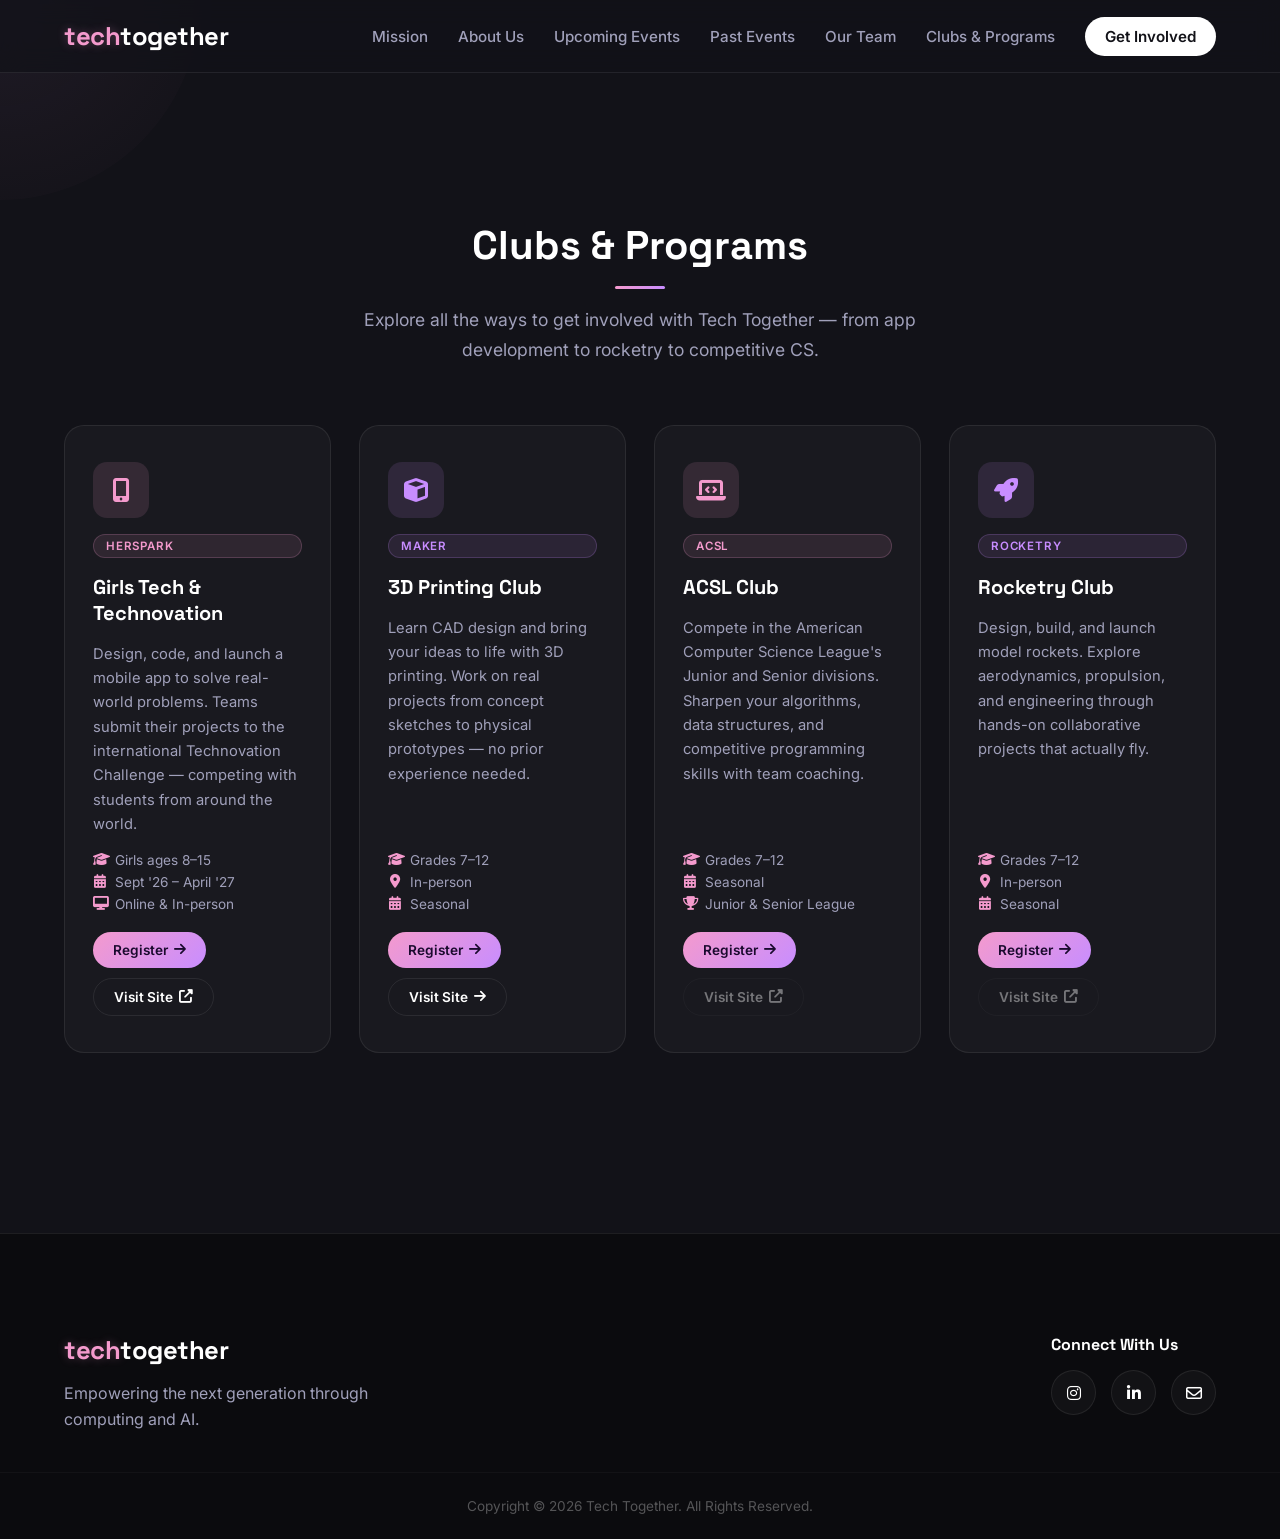
<file: site/clubs.html>
<!DOCTYPE html>
<html lang="en">
<head>
    <meta charset="UTF-8">
    <meta name="viewport" content="width=device-width, initial-scale=1.0">
    <title>Clubs &amp; Programs | Tech Together</title>
    <link rel="preconnect" href="https://fonts.googleapis.com">
    <link rel="preconnect" href="https://fonts.gstatic.com" crossorigin>
    <link href="https://fonts.googleapis.com/css2?family=Inter:wght@300;400;500;600&family=Space+Grotesk:wght@400;500;700&display=swap" rel="stylesheet">
    <link rel="stylesheet" href="https://cdnjs.cloudflare.com/ajax/libs/font-awesome/6.4.0/css/all.min.css">
    <link rel="stylesheet" href="style.css">
    <style>
        .clubs-hero {
            padding: 140px 0 60px;
            text-align: center;
        }

        .clubs-hero .section-title {
            margin-bottom: 16px;
        }

        .clubs-hero p {
            color: var(--text-muted);
            font-size: 1.1rem;
            max-width: 560px;
            margin: 0 auto;
            line-height: 1.7;
        }

        .clubs-grid {
            display: grid;
            grid-template-columns: repeat(auto-fit, minmax(260px, 1fr));
            gap: 28px;
            padding-bottom: 100px;
        }

        .club-card {
            background: var(--glass-bg);
            border: 1px solid var(--glass-border);
            border-radius: 20px;
            padding: 36px 28px;
            display: flex;
            flex-direction: column;
            gap: 16px;
            position: relative;
            overflow: hidden;
            transition: transform 0.25s ease, border-color 0.25s ease;
        }

        .club-card:hover {
            transform: translateY(-6px);
            border-color: rgba(244, 154, 205, 0.35);
        }

        .club-card .card-glow {
            position: absolute;
            inset: 0;
            border-radius: 20px;
            opacity: 0;
            transition: opacity 0.3s ease;
            background: radial-gradient(circle at 50% 0%, rgba(244,154,205,0.1), transparent 70%);
            pointer-events: none;
        }

        .club-card:hover .card-glow {
            opacity: 1;
        }

        .club-icon {
            width: 56px;
            height: 56px;
            border-radius: 14px;
            display: flex;
            align-items: center;
            justify-content: center;
            font-size: 1.5rem;
        }

        .club-icon.pink {
            background: rgba(244, 154, 205, 0.12);
            color: var(--primary-pink);
        }

        .club-icon.lavender {
            background: rgba(200, 141, 255, 0.12);
            color: var(--secondary-lavender);
        }

        .club-tag {
            display: inline-block;
            font-size: 0.72rem;
            font-weight: 600;
            letter-spacing: 0.07em;
            text-transform: uppercase;
            padding: 4px 12px;
            border-radius: 20px;
        }

        .club-tag.pink {
            background: rgba(244, 154, 205, 0.1);
            color: var(--primary-pink);
            border: 1px solid rgba(244, 154, 205, 0.2);
        }

        .club-tag.lavender {
            background: rgba(200, 141, 255, 0.1);
            color: var(--secondary-lavender);
            border: 1px solid rgba(200, 141, 255, 0.2);
        }

        .club-card h3 {
            font-family: var(--font-heading);
            font-size: 1.25rem;
            font-weight: 700;
            color: var(--text-white);
            margin: 0;
        }

        .club-card p {
            color: var(--text-muted);
            font-size: 0.92rem;
            line-height: 1.65;
            flex: 1;
        }

        .club-meta {
            list-style: none;
            display: flex;
            flex-direction: column;
            gap: 6px;
        }

        .club-meta li {
            font-size: 0.85rem;
            color: var(--text-muted);
            display: flex;
            align-items: center;
            gap: 8px;
        }

        .club-meta li i {
            color: var(--primary-pink);
            width: 14px;
            text-align: center;
        }

        .club-card-actions {
            display: flex;
            gap: 10px;
            flex-wrap: wrap;
            margin-top: 4px;
        }

        .club-btn-register {
            display: inline-flex;
            align-items: center;
            gap: 6px;
            padding: 10px 20px;
            border-radius: 30px;
            font-size: 0.85rem;
            font-weight: 600;
            text-decoration: none;
            background: linear-gradient(135deg, var(--primary-pink), var(--secondary-lavender));
            color: #1a0a2e;
            transition: opacity 0.2s ease, transform 0.2s ease;
        }

        .club-btn-register:hover {
            opacity: 0.88;
            transform: translateY(-1px);
        }

        .club-btn-visit {
            display: inline-flex;
            align-items: center;
            gap: 6px;
            padding: 10px 20px;
            border-radius: 30px;
            font-size: 0.85rem;
            font-weight: 600;
            text-decoration: none;
            background: transparent;
            color: var(--text-white);
            border: 1px solid var(--glass-border);
            transition: border-color 0.2s ease, color 0.2s ease, transform 0.2s ease;
        }

        .club-btn-visit:hover {
            border-color: rgba(200, 141, 255, 0.5);
            color: var(--secondary-lavender);
            transform: translateY(-1px);
        }

        /* "Coming Soon" state for clubs without a site yet */
        .club-btn-visit.disabled {
            opacity: 0.4;
            pointer-events: none;
            cursor: default;
        }
    </style>
</head>
<body>

    <div class="cursor-glow" id="cursorGlow"></div>

    <nav class="navbar">
        <div class="nav-container">
            <a href="index.html" class="nav-logo">
                <span class="logo-tech">tech</span><span class="logo-together">together</span>
            </a>
            <button class="menu-toggle" id="menuToggle" aria-label="Toggle Navigation">
                <i class="fas fa-bars"></i>
            </button>
            <ul class="nav-links" id="navLinks">
                <li><a href="index.html#mission" class="nav-item">Mission</a></li>
                <li><a href="index.html#about" class="nav-item">About Us</a></li>
                <li><a href="index.html#upcoming" class="nav-item">Upcoming Events</a></li>
                <li><a href="index.html#past-events" class="nav-item">Past Events</a></li>
                <li><a href="members.html" class="nav-item">Our Team</a></li>
                <li><a href="clubs.html" class="nav-item" aria-current="page">Clubs &amp; Programs</a></li>
                <li><a href="index.html#get-involved" class="nav-btn">Get Involved</a></li>
            </ul>
        </div>
    </nav>

    <div class="container">
        <div class="clubs-hero">
            <h1 class="section-title">Clubs &amp; Programs</h1>
            <p>Explore all the ways to get involved with Tech Together — from app development to rocketry to competitive CS.</p>
        </div>

        <div class="clubs-grid">

            <!-- Girls Tech -->
            <div class="club-card">
                <div class="card-glow"></div>
                <div class="club-icon pink"><i class="fas fa-mobile-alt"></i></div>
                <span class="club-tag pink">HerSpark</span>
                <h3>Girls Tech &amp; Technovation</h3>
                <p>Design, code, and launch a mobile app to solve real-world problems. Teams submit their projects to the international Technovation Challenge — competing with students from around the world.</p>
                <ul class="club-meta">
                    <li><i class="fas fa-graduation-cap"></i> Girls ages 8–15</li>
                    <li><i class="fas fa-calendar-alt"></i> Sept '26 – April '27</li>
                    <li><i class="fas fa-desktop"></i> Online &amp; In-person</li>
                </ul>
                <div class="club-card-actions">
                    <a href="https://docs.google.com/forms/d/e/1FAIpQLSdPjcP0x4qNwXBXOPICYOBDx2aWglz-p1E5i9d4YgXIDTaJ4Q/viewform"
                       target="_blank" class="club-btn-register">
                        Register <i class="fas fa-arrow-right"></i>
                    </a>
                    <a href="girlsTech.html" class="club-btn-visit">
                        Visit Site <i class="fas fa-external-link-alt"></i>
                    </a>
                </div>
            </div>

            <!-- 3D Printing -->
            <div class="club-card">
                <div class="card-glow"></div>
                <div class="club-icon lavender"><i class="fas fa-cube"></i></div>
                <span class="club-tag lavender">Maker</span>
                <h3>3D Printing Club</h3>
                <p>Learn CAD design and bring your ideas to life with 3D printing. Work on real projects from concept sketches to physical prototypes — no prior experience needed.</p>
                <ul class="club-meta">
                    <li><i class="fas fa-graduation-cap"></i> Grades 7–12</li>
                    <li><i class="fas fa-map-marker-alt"></i> In-person</li>
                    <li><i class="fas fa-calendar-alt"></i> Seasonal</li>
                </ul>
                <div class="club-card-actions">
                    <a href="https://docs.google.com/forms/d/e/1FAIpQLSdmElGPJjkM2uXJtzMj5qjNfLxNtGURdolI7BDbFbrmzxqRbw/viewform"
                       target="_blank" class="club-btn-register">
                        Register <i class="fas fa-arrow-right"></i>
                    </a>
                    
                    <a href="https://kandaprints.wixsite.com/3d-printing-club"
                       target="_blank" class="club-btn-visit">
                       Visit Site <i class="fas fa-arrow-right"></i>
                    </a>

            
                </div>
            </div>

            <!-- ACSL -->
            <div class="club-card">
                <div class="card-glow"></div>
                <div class="club-icon pink"><i class="fas fa-laptop-code"></i></div>
                <span class="club-tag pink">ACSL</span>
                <h3>ACSL Club</h3>
                <p>Compete in the American Computer Science League's Junior and Senior divisions. Sharpen your algorithms, data structures, and competitive programming skills with team coaching.</p>
                <ul class="club-meta">
                    <li><i class="fas fa-graduation-cap"></i> Grades 7–12</li>
                    <li><i class="fas fa-calendar-alt"></i> Seasonal</li>
                    <li><i class="fas fa-trophy"></i> Junior &amp; Senior League</li>
                </ul>
                <div class="club-card-actions">
                    <a href="https://docs.google.com/forms/d/e/1FAIpQLSegAQytbl2MMEGlR-WapUMk6I6lDe-tsKeCJoceJS2TrHHFzQ/viewform"
                       target="_blank" class="club-btn-register">
                        Register <i class="fas fa-arrow-right"></i>
                    </a>
                    <span class="club-btn-visit disabled">
                        Visit Site <i class="fas fa-external-link-alt"></i>
                    </span>
                </div>
            </div>

            <!-- Rocketry -->
            <div class="club-card">
                <div class="card-glow"></div>
                <div class="club-icon lavender"><i class="fas fa-rocket"></i></div>
                <span class="club-tag lavender">Rocketry</span>
                <h3>Rocketry Club</h3>
                <p>Design, build, and launch model rockets. Explore aerodynamics, propulsion, and engineering through hands-on collaborative projects that actually fly.</p>
                <ul class="club-meta">
                    <li><i class="fas fa-graduation-cap"></i> Grades 7–12</li>
                    <li><i class="fas fa-map-marker-alt"></i> In-person</li>
                    <li><i class="fas fa-calendar-alt"></i> Seasonal</li>
                </ul>
                <div class="club-card-actions">
                    <a href="https://docs.google.com/forms/d/e/1FAIpQLSdwULRgSS5kdj_Uvz4vcaRLrQtrrEoa6EPxh94gF9k5fkU-ww/viewform"
                       target="_blank" class="club-btn-register">
                        Register <i class="fas fa-arrow-right"></i>
                    </a>
                    <span class="club-btn-visit disabled">
                        Visit Site <i class="fas fa-external-link-alt"></i>
                    </span>
                </div>
            </div>

        </div>
    </div>

    <footer class="main-footer">
        <div class="container footer-grid">
            <div class="footer-brand">
                <div class="nav-logo">
                    <span class="logo-tech">tech</span><span class="logo-together">together</span>
                </div>
                <p>Empowering the next generation through computing and AI.</p>
            </div>
            <div class="footer-socials">
                <h4>Connect With Us</h4>
                <div class="social-links">
                    <a href="https://www.facebook.com/groups/455646047163082" aria-label="Instagram"><i class="fab fa-instagram"></i></a>
                    <a href="https://www.linkedin.com/groups/13184021/" aria-label="LinkedIn"><i class="fab fa-linkedin-in"></i></a>
                    <a href="mailto:dastur.parinaz@gmail.com" aria-label="Email"><i class="far fa-envelope"></i></a>
                </div>
            </div>
        </div>
        <div class="footer-bottom">
            <p>Copyright &copy; 2026 Tech Together. All Rights Reserved.</p>
        </div>
    </footer>

    <script src="script.js"></script>
</body>
</html>
</file>
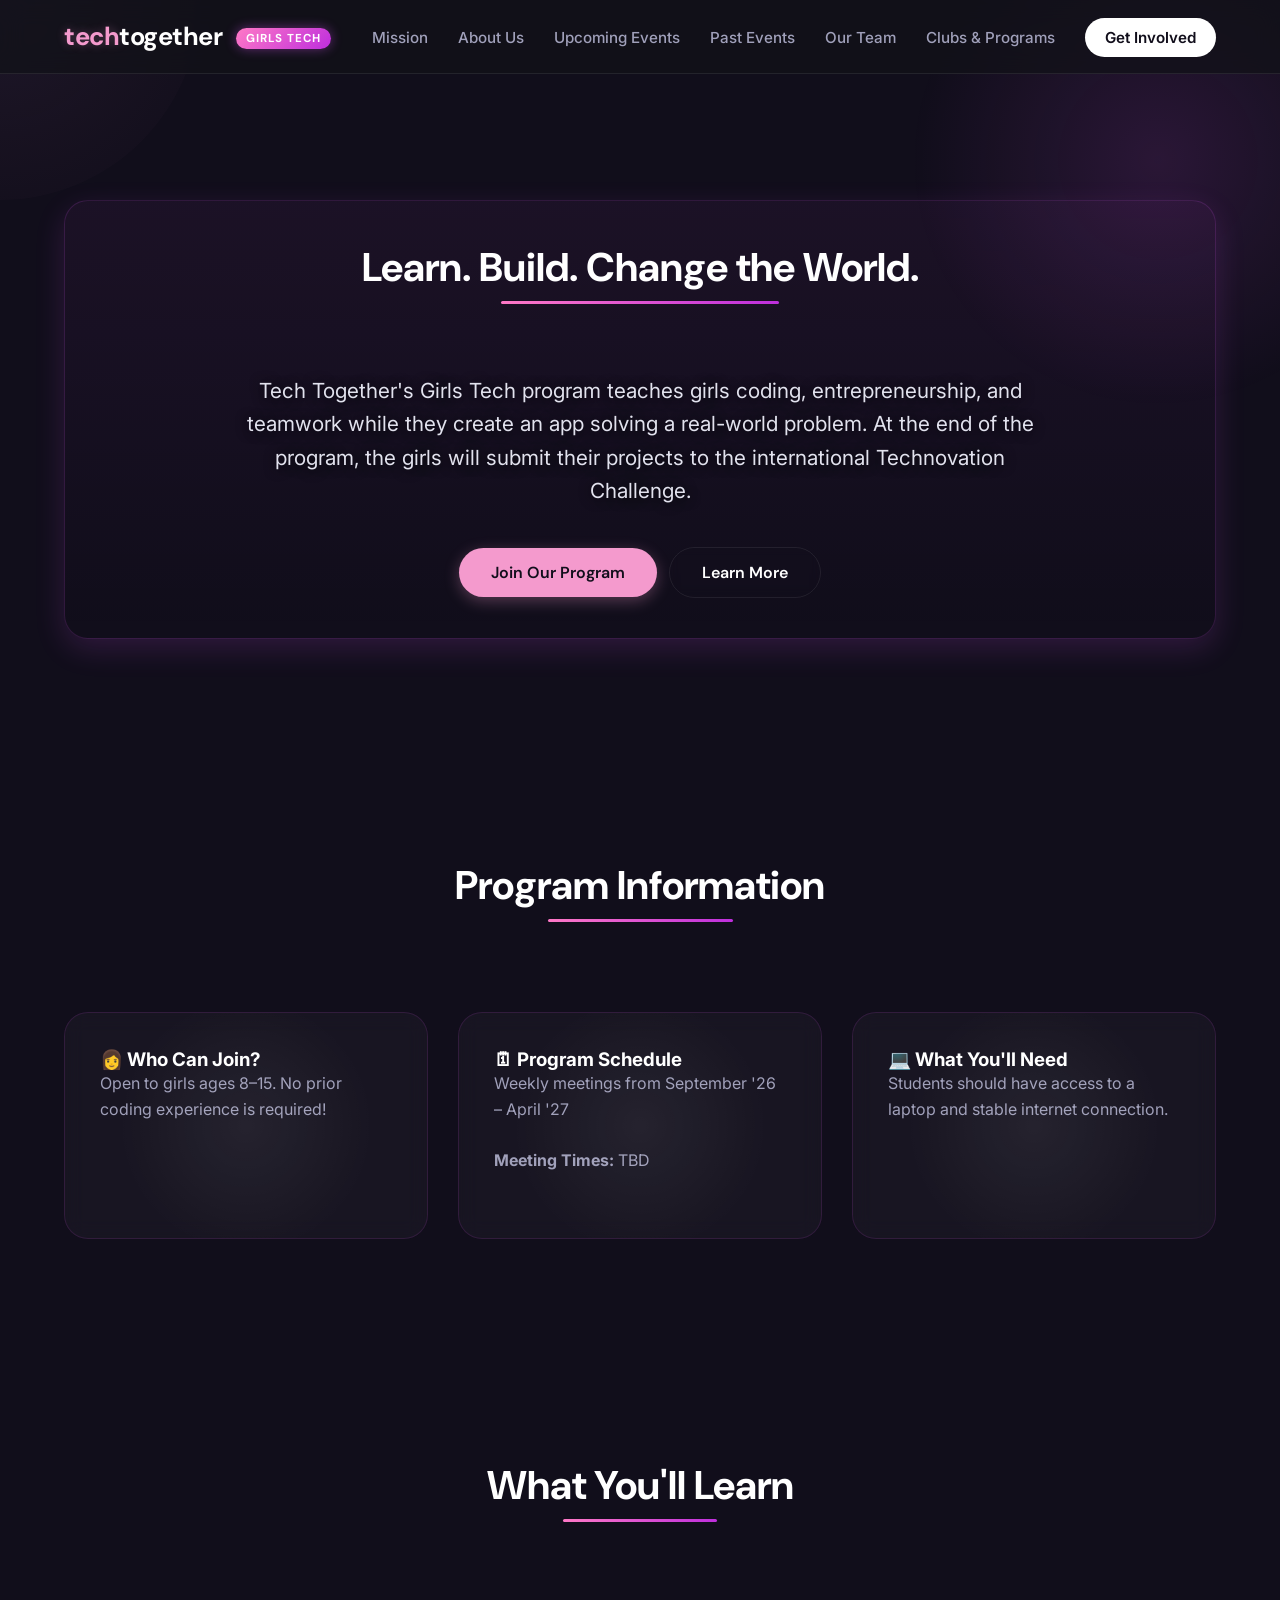
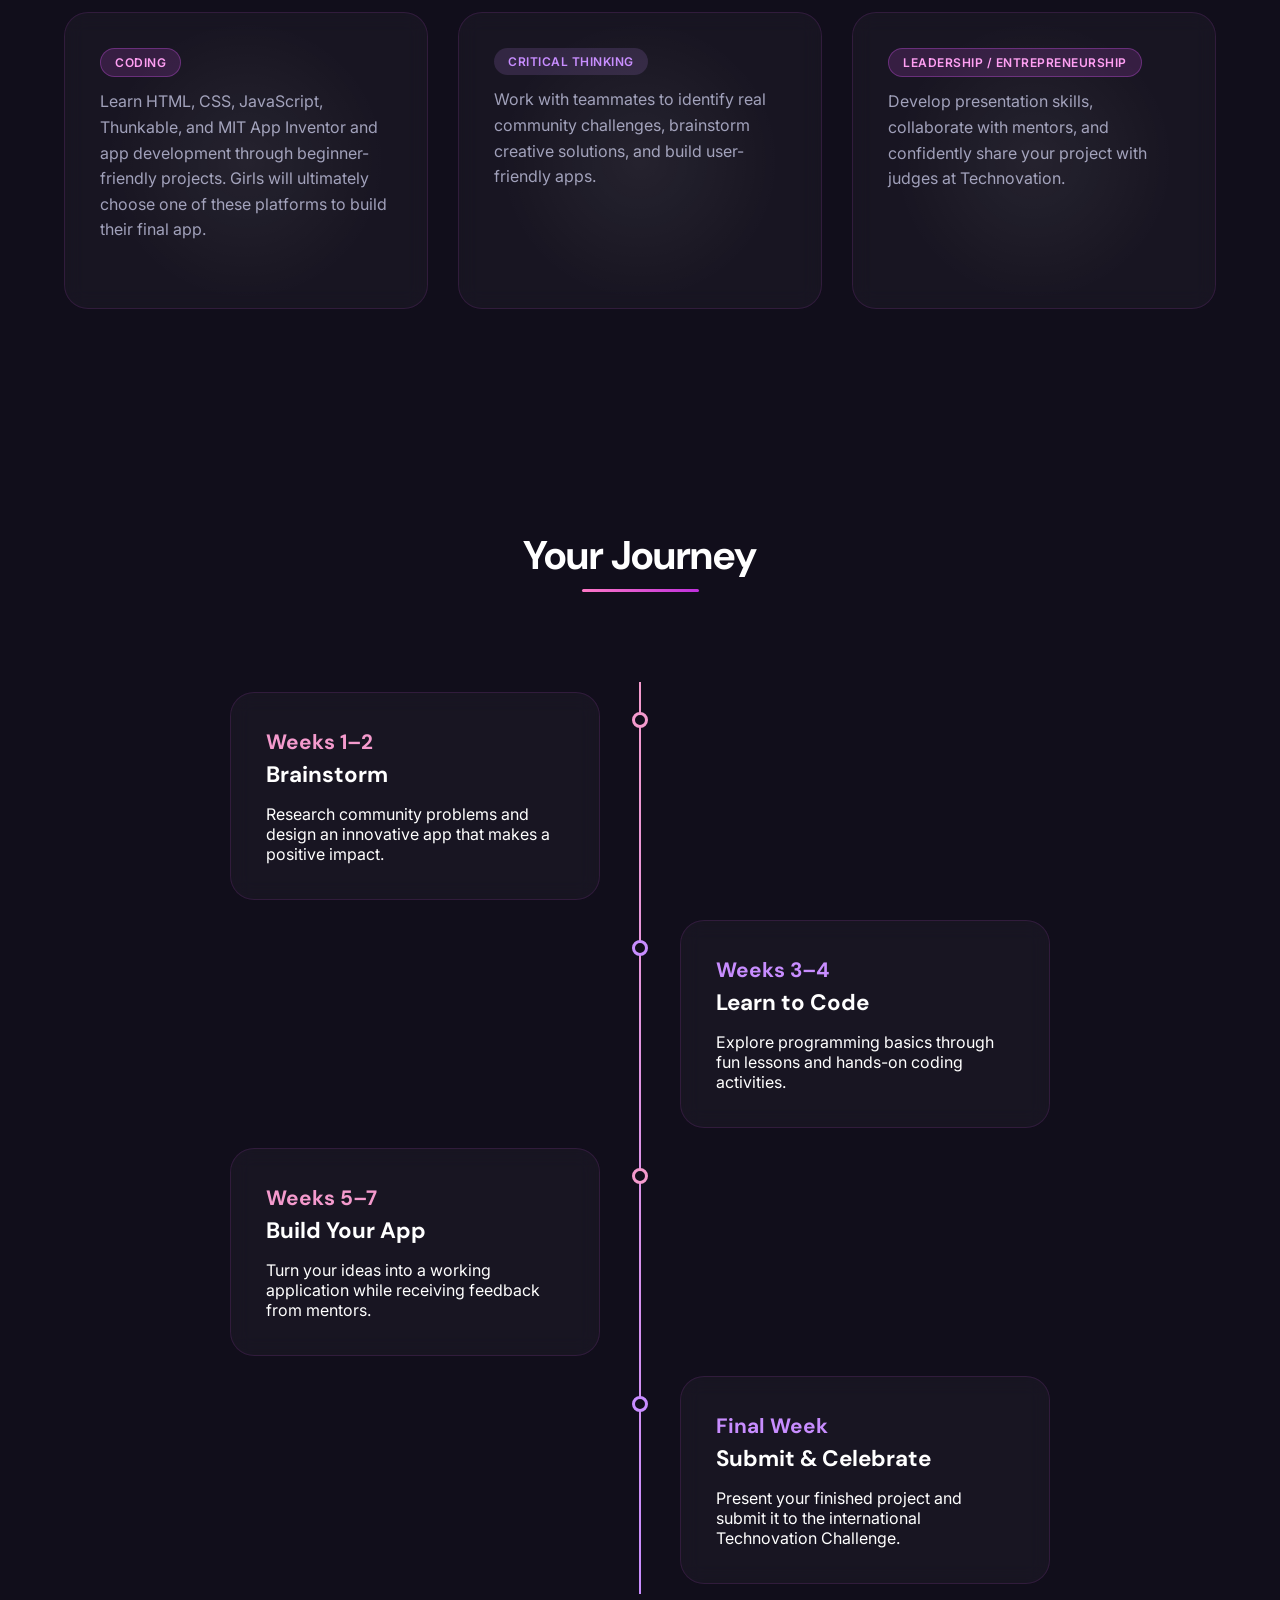
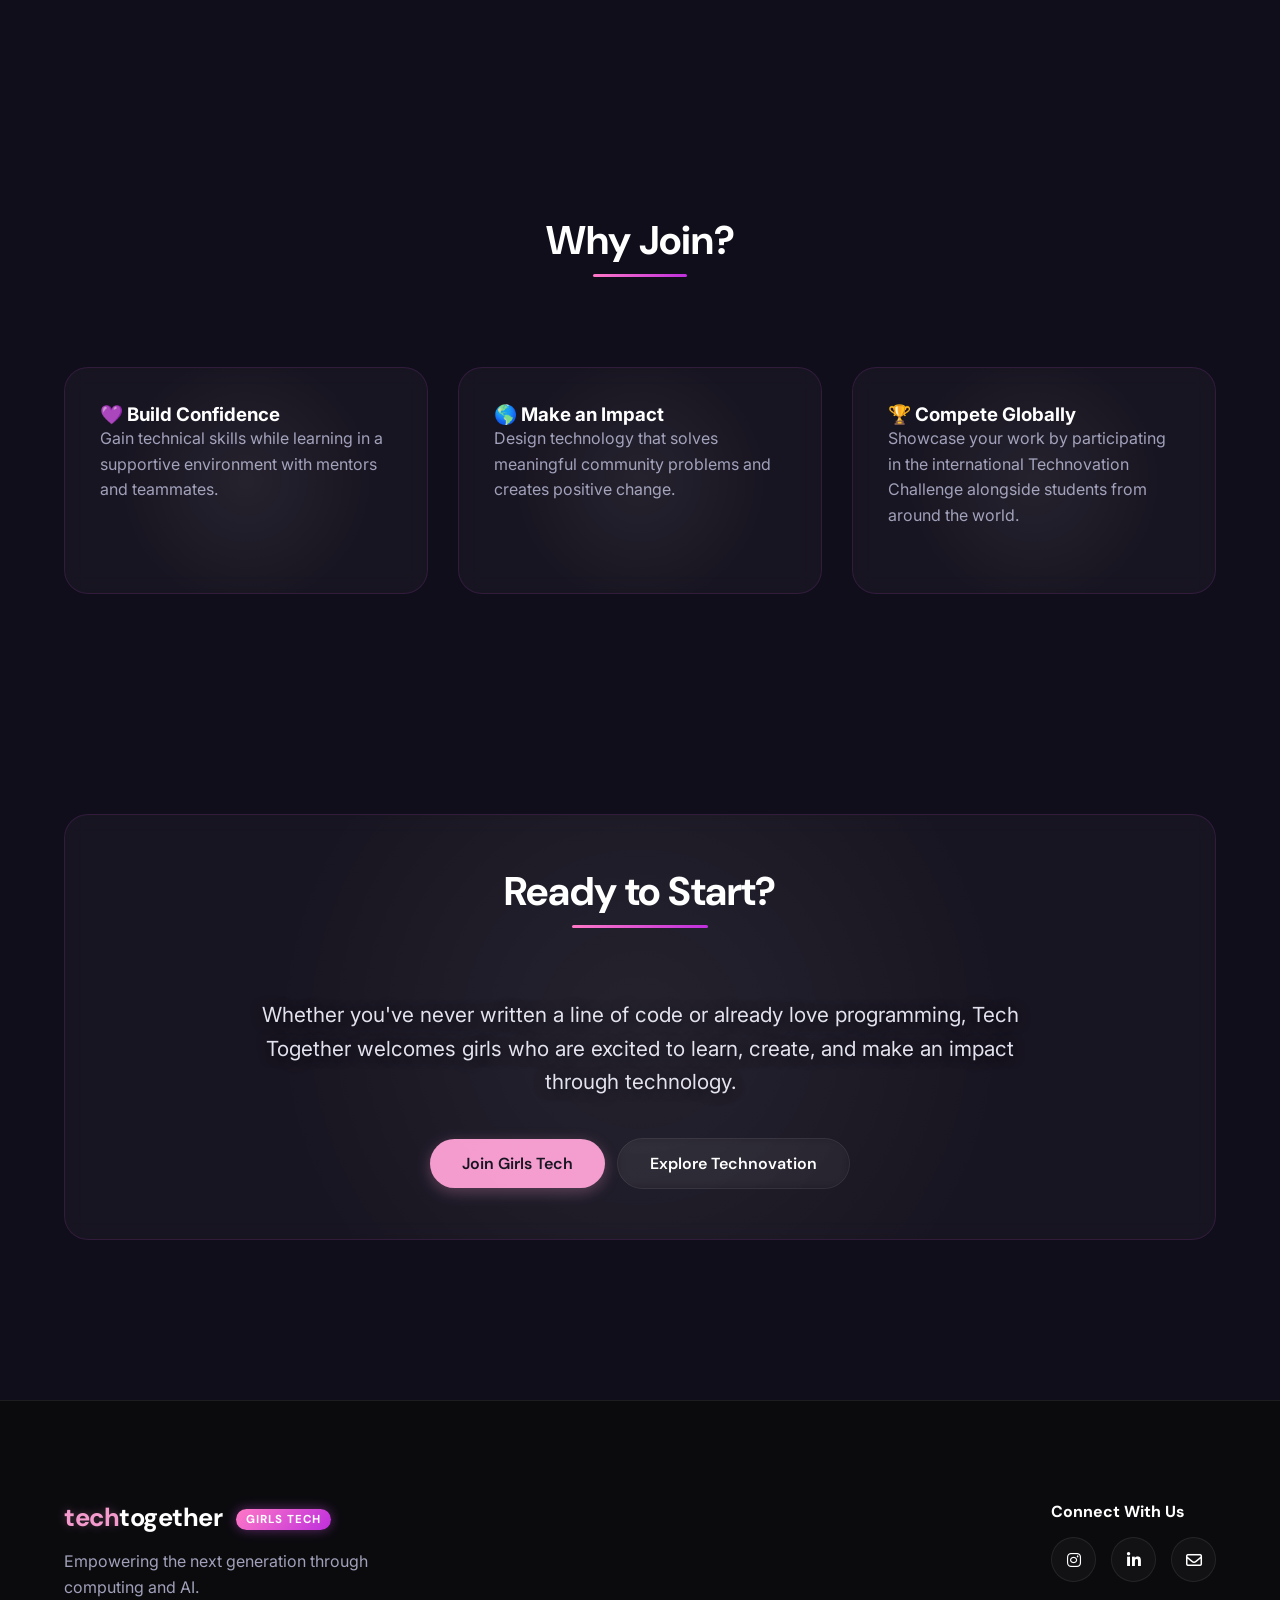
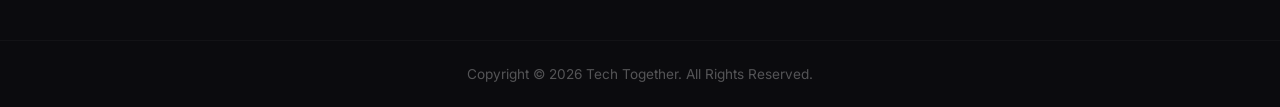
<file: site/girlsTech.html>
<!DOCTYPE html>
<html lang="en">
<head>
    <meta charset="UTF-8">
    <meta name="viewport" content="width=device-width, initial-scale=1.0">
    <title>Girls Tech | Tech Together</title>

    <link rel="preconnect" href="https://fonts.googleapis.com">
    <link rel="preconnect" href="https://fonts.gstatic.com" crossorigin>
    <link href="https://fonts.googleapis.com/css2?family=DM+Sans:wght@400;500;600;700&family=Inter:wght@300;400;500;600&family=Space+Grotesk:wght@400;500;700&display=swap" rel="stylesheet">
    <link rel="stylesheet" href="https://cdnjs.cloudflare.com/ajax/libs/font-awesome/6.4.0/css/all.min.css">

    <link rel="stylesheet" href="style.css">

    <style>
        :root {
            /* Deeper violet background to subtly differentiate from standard site */
            --bg-color: #110e1b;
            --font-heading: 'DM Sans', sans-serif;

            /* Sub-brand colors */
            --gt-pink: #e056fd;
            --gt-purple: #be2edd;
            --gt-gradient: linear-gradient(135deg, #ff79c6 0%, #be2edd 100%);
            --gt-glow: rgba(224, 86, 253, 0.15);
        }

        /* Subtle background glow effect */
        body::before {
            content: '';
            position: fixed;
            top: -10%;
            right: -10%;
            width: 500px;
            height: 500px;
            background: radial-gradient(circle, rgba(224, 86, 253, 0.12) 0%, rgba(0,0,0,0) 70%);
            pointer-events: none;
            z-index: -1;
        }

        /* Sub-brand navbar badge */
        .gt-badge {
            font-size: 0.72rem;
            font-weight: 700;
            letter-spacing: 1px;
            text-transform: uppercase;
            background: var(--gt-gradient);
            color: #fff;
            padding: 3px 10px;
            border-radius: 20px;
            margin-left: 8px;
            vertical-align: middle;
            box-shadow: 0 0 12px rgba(224, 86, 253, 0.4);
        }

        /* Distinct section title styling */
        .section-title {
            position: relative;
            display: inline-block;
        }

        .section-title::after {
            content: '';
            display: block;
            width: 50%;
            height: 3px;
            background: var(--gt-gradient);
            margin: 8px auto 0 auto;
            border-radius: 2px;
        }

        /* Custom hero banner style */
        .hero-gt {
            background: linear-gradient(180deg, rgba(224, 86, 253, 0.05) 0%, rgba(255, 255, 255, 0) 100%);
            border-radius: 24px;
            padding: 40px 20px;
            border: 1px solid rgba(224, 86, 253, 0.15);
            box-shadow: 0 10px 30px var(--gt-glow);
        }

        /* Glass card sub-brand accent */
        .glass-card {
            border-color: rgba(224, 86, 253, 0.12) !important;
            transition: border-color 0.3s ease, transform 0.3s ease;
        }

        .glass-card:hover {
            border-color: rgba(224, 86, 253, 0.4) !important;
            transform: translateY(-4px);
        }

        /* Custom badge styling */
        .badge-pink {
            background: rgba(224, 86, 253, 0.15) !important;
            color: #ff9ff3 !important;
            border: 1px solid rgba(224, 86, 253, 0.3);
        }
    </style>
</head>
<body>

    <div class="cursor-glow" id="cursorGlow"></div>

    <nav class="navbar">
        <div class="nav-container">
            <a href="index.html" class="nav-logo">
                <span class="logo-tech">tech</span><span class="logo-together">together</span>
                <span class="gt-badge">Girls Tech</span>
            </a>
            <button class="menu-toggle" id="menuToggle" aria-label="Toggle Navigation">
                <i class="fas fa-bars"></i>
            </button>
            <ul class="nav-links" id="navLinks">
                <li><a href="index.html#mission" class="nav-item">Mission</a></li>
                <li><a href="index.html#about" class="nav-item">About Us</a></li>
                <li><a href="index.html#upcoming" class="nav-item">Upcoming Events</a></li>
                <li><a href="index.html#past-events" class="nav-item">Past Events</a></li>
                <li><a href="members.html" class="nav-item">Our Team</a></li>
                <li><a href="clubs.html" class="nav-item">Clubs &amp; Programs</a></li>
                <li><a href="index.html#get-involved" class="nav-btn">Get Involved</a></li>
            </ul>
        </div>
    </nav>

    <div style="padding-top: 120px;"></div>

    <section class="container">
        <div class="hero-gt" style="text-align: center;">
            <h1 class="section-title">Learn. Build. Change the World.</h1>

            <p class="mission-lead" style="margin-top: 20px;">
                Tech Together's Girls Tech program teaches girls coding,
                entrepreneurship, and teamwork while they create an app solving
                a real-world problem. At the end of the program, the girls will
                submit their projects to the international Technovation Challenge.
            </p>

            <div style="margin-top: 30px;">
                <a href="#join" class="btn btn-primary">Join Our Program</a>
                &nbsp;
                <a href="#learn" class="btn btn-secondary">Learn More</a>
            </div>
        </div>
    </section>

    <section class="container" id="info" style="margin-top: 60px;">
        <div style="text-align: center;">
            <h2 class="section-title">Program Information</h2>
        </div>

        <div class="events-grid" style="margin-top: 40px;">
            <div class="glass-card">
                <div class="card-glow"></div>
                <h3>👩 Who Can Join?</h3>
                <p class="event-desc">
                    Open to girls ages 8–15. No prior coding experience is required!
                </p>
            </div>

            <div class="glass-card">
                <div class="card-glow"></div>
                <h3>🗓 Program Schedule</h3>
                <p class="event-desc">
                    Weekly meetings from September '26 – April '27
                    <br><br>
                    <strong>Meeting Times:</strong> TBD
                </p>
            </div>

            <div class="glass-card">
                <div class="card-glow"></div>
                <h3>💻 What You'll Need</h3>
                <p class="event-desc">
                    Students should have access to a laptop and stable internet connection.
                </p>
            </div>
        </div>
    </section>

    <section class="container" id="learn" style="margin-top: 60px;">
        <div style="text-align: center;">
            <h2 class="section-title">What You'll Learn</h2>
        </div>

        <div class="events-grid" style="margin-top: 40px;">
            <div class="glass-card">
                <div class="card-glow"></div>
                <span class="event-tag badge-pink">Coding</span>
                <p class="event-desc">
                    Learn HTML, CSS, JavaScript, Thunkable, and MIT App Inventor
                    and app development through beginner-friendly projects. Girls will
                    ultimately choose one of these platforms to build their final app.
                </p>
            </div>

            <div class="glass-card">
                <div class="card-glow"></div>
                <span class="event-tag badge-purple">Critical Thinking</span>
                <p class="event-desc">
                    Work with teammates to identify real community challenges,
                    brainstorm creative solutions, and build user-friendly apps.
                </p>
            </div>

            <div class="glass-card">
                <div class="card-glow"></div>
                <span class="event-tag badge-pink">Leadership / Entrepreneurship</span>
                <p class="event-desc">
                    Develop presentation skills, collaborate with mentors, and
                    confidently share your project with judges at Technovation.
                </p>
            </div>
        </div>
    </section>

    <section class="container" style="margin-top: 60px;">
        <div style="text-align: center;">
            <h2 class="section-title">Your Journey</h2>
        </div>

        <div class="timeline" style="margin-top: 40px;">
            <div class="timeline-item left">
                <div class="timeline-dot"></div>
                <div class="timeline-content glass-card">
                    <span class="timeline-year">Weeks 1–2</span>
                    <h3>Brainstorm</h3>
                    <p>Research community problems and design an innovative app that makes a positive impact.</p>
                </div>
            </div>

            <div class="timeline-item right">
                <div class="timeline-dot"></div>
                <div class="timeline-content glass-card">
                    <span class="timeline-year">Weeks 3–4</span>
                    <h3>Learn to Code</h3>
                    <p>Explore programming basics through fun lessons and hands-on coding activities.</p>
                </div>
            </div>

            <div class="timeline-item left">
                <div class="timeline-dot"></div>
                <div class="timeline-content glass-card">
                    <span class="timeline-year">Weeks 5–7</span>
                    <h3>Build Your App</h3>
                    <p>Turn your ideas into a working application while receiving feedback from mentors.</p>
                </div>
            </div>

            <div class="timeline-item right">
                <div class="timeline-dot"></div>
                <div class="timeline-content glass-card">
                    <span class="timeline-year">Final Week</span>
                    <h3>Submit &amp; Celebrate</h3>
                    <p>Present your finished project and submit it to the international Technovation Challenge.</p>
                </div>
            </div>
        </div>
    </section>

    <section class="container" style="margin-top: 60px;">
        <div style="text-align: center;">
            <h2 class="section-title">Why Join?</h2>
        </div>

        <div class="events-grid" style="margin-top: 40px;">
            <div class="glass-card">
                <div class="card-glow"></div>
                <h3>💜 Build Confidence</h3>
                <p class="event-desc">
                    Gain technical skills while learning in a supportive
                    environment with mentors and teammates.
                </p>
            </div>

            <div class="glass-card">
                <div class="card-glow"></div>
                <h3>🌎 Make an Impact</h3>
                <p class="event-desc">
                    Design technology that solves meaningful community problems
                    and creates positive change.
                </p>
            </div>

            <div class="glass-card">
                <div class="card-glow"></div>
                <h3>🏆 Compete Globally</h3>
                <p class="event-desc">
                    Showcase your work by participating in the international
                    Technovation Challenge alongside students from around the world.
                </p>
            </div>
        </div>
    </section>

    <section class="container" id="join" style="margin-top: 60px; margin-bottom: 80px;">
        <div class="glass-card" style="text-align: center; padding: 50px 30px;">
            <div class="card-glow"></div>
            <h2 class="section-title">Ready to Start?</h2>

            <p class="mission-lead" style="margin-top: 20px;">
                Whether you've never written a line of code or already love
                programming, Tech Together welcomes girls who are excited to learn,
                create, and make an impact through technology.
            </p>

            <div style="margin-top: 30px;">
                <a href="https://docs.google.com/forms/d/e/1FAIpQLSdPjcP0x4qNwXBXOPICYOBDx2aWglz-p1E5i9d4YgXIDTaJ4Q/viewform"
                   class="btn btn-primary" target="_blank">
                    Join Girls Tech
                </a>
                &nbsp;
                <a href="https://technovationchallenge.org"
                   target="_blank"
                   class="btn btn-secondary">
                    Explore Technovation
                </a>
            </div>
        </div>
    </section>

    <footer id="footer" class="main-footer">
        <div class="container footer-grid">
            <div class="footer-brand">
                <div class="nav-logo">
                    <span class="logo-tech">tech</span><span class="logo-together">together</span>
                    <span class="gt-badge">Girls Tech</span>
                </div>
                <p>Empowering the next generation through computing and AI.</p>
            </div>
            <div class="footer-socials">
                <h4>Connect With Us</h4>
                <div class="social-links">
                    <a href="https://www.facebook.com/groups/455646047163082" aria-label="Instagram"><i class="fab fa-instagram"></i></a>
                    <a href="https://www.linkedin.com/groups/13184021/" aria-label="LinkedIn"><i class="fab fa-linkedin-in"></i></a>
                    <a href="mailto:dastur.parinaz@gmail.com" aria-label="Email"><i class="far fa-envelope"></i></a>
                </div>
            </div>
        </div>
        <div class="footer-bottom">
            <p>Copyright &copy; 2026 Tech Together. All Rights Reserved.</p>
        </div>
    </footer>

    <script src="script.js"></script>
</body>
</html>
</file>
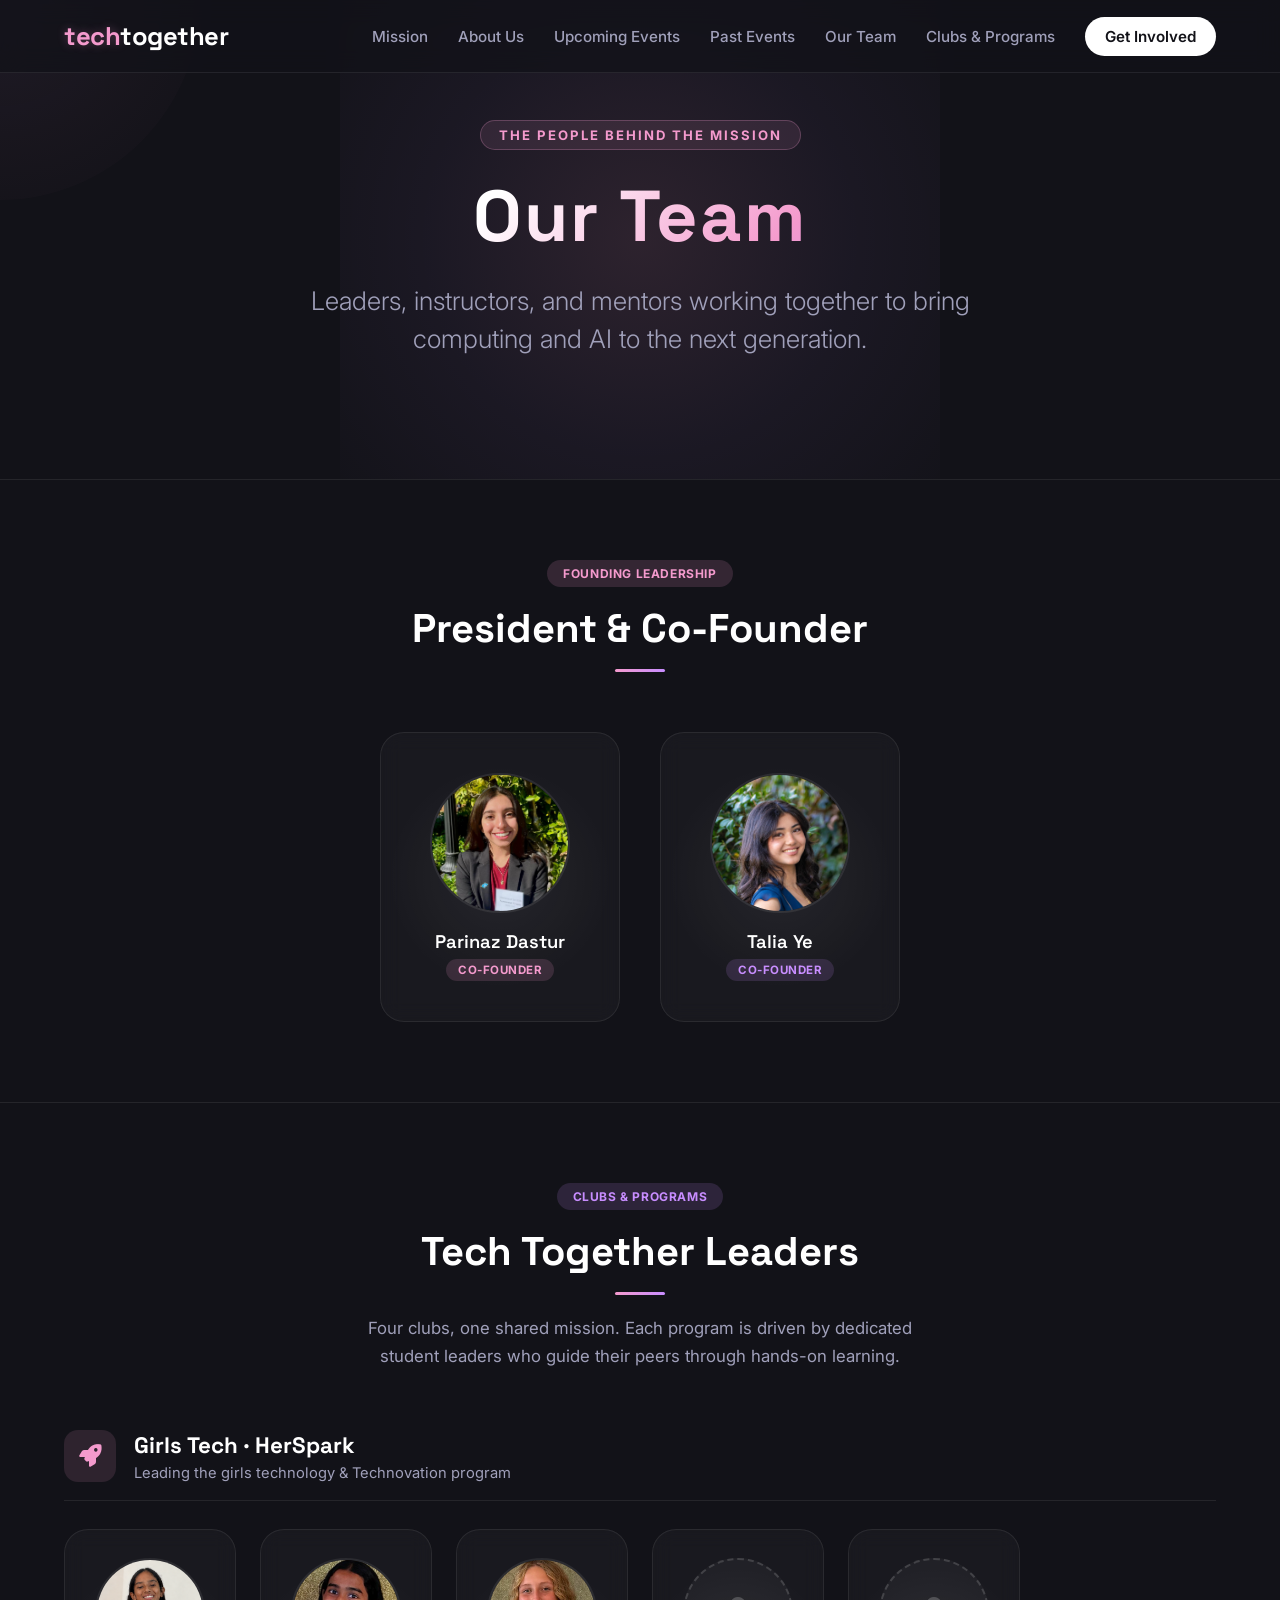
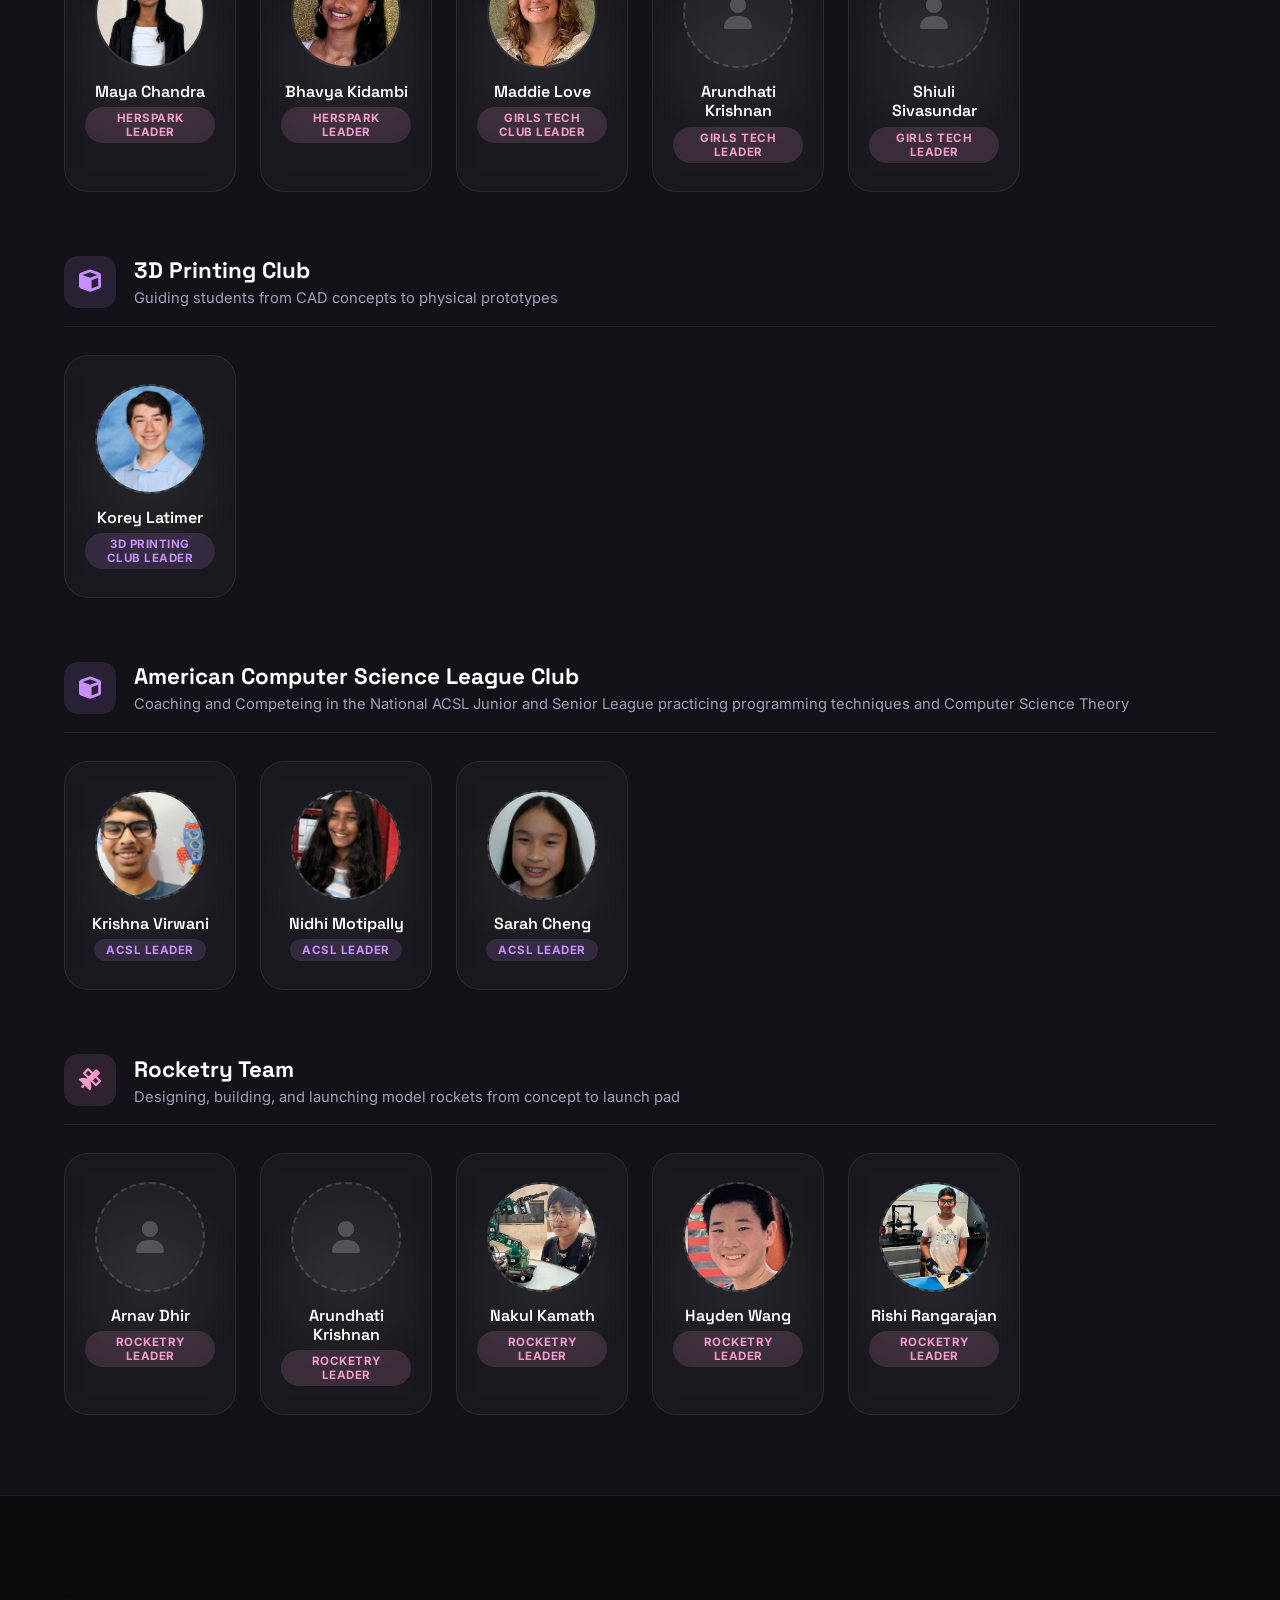
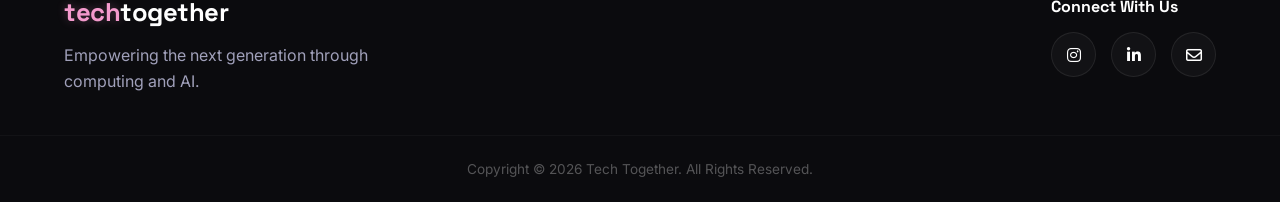
<file: site/members.html>
<!DOCTYPE html>
<html lang="en">
<head>
    <meta charset="UTF-8">
    <meta name="viewport" content="width=device-width, initial-scale=1.0">
    <title>Tech Together | Our Team</title>
    <link rel="preconnect" href="https://fonts.googleapis.com">
    <link rel="preconnect" href="https://fonts.gstatic.com" crossorigin>
    <link href="https://fonts.googleapis.com/css2?family=Inter:wght@300;400;500;600&family=Space+Grotesk:wght@400;500;700&display=swap" rel="stylesheet">
    <link rel="stylesheet" href="https://cdnjs.cloudflare.com/ajax/libs/font-awesome/6.4.0/css/all.min.css">
    <link rel="stylesheet" href="style.css">
    <link rel="stylesheet" href="members.css">
</head>
<body>

    <div class="cursor-glow" id="cursorGlow"></div>

    <nav class="navbar">
        <div class="nav-container">
            <a href="index.html#hero" class="nav-logo">
                <span class="logo-tech">tech</span><span class="logo-together">together</span>
            </a>
            <button class="menu-toggle" id="menuToggle" aria-label="Toggle Navigation">
                <i class="fas fa-bars"></i>
            </button>
            <ul class="nav-links" id="navLinks">
                <li><a href="index.html#mission" class="nav-item">Mission</a></li>
                <li><a href="index.html#about" class="nav-item">About Us</a></li>
                <li><a href="index.html#upcoming" class="nav-item">Upcoming Events</a></li>
                <li><a href="index.html#past-events" class="nav-item">Past Events</a></li>
                <li><a href="members.html" class="nav-item">Our Team</a></li>
                <li><a href="clubs.html" class="nav-item" aria-current="page">Clubs &amp; Programs</a></li>
                <li><a href="index.html#get-involved" class="nav-btn">Get Involved</a></li>
            </ul>
        </div>
    </nav>

    <!-- Page Hero -->
    <header class="members-hero">
        <div class="hero-bg-animate"></div>
        <div class="members-hero-content">
            <span class="members-eyebrow">The People Behind the Mission</span>
            <h1 class="hero-title members-page-title">Our Team</h1>
            <p class="hero-subtitle">Leaders, instructors, and mentors working together to bring computing and AI to the next generation.</p>
        </div>
    </header>

    <!-- ── Leadership ── -->
    <section class="members-section scroll-reveal" id="leadership">
        <div class="container">
            <div class="members-section-header">
                <span class="members-section-tag badge-pink">Founding Leadership</span>
                <h2 class="section-title">President &amp; Co-Founder</h2>
            </div>

            <div class="founders-grid">

                <!-- President / Co-Founder 1 -->
                <div class="founder-card glass-card">
                    <div class="card-glow"></div>
                    <button class="member-photo-btn" aria-label="Learn more about Parinaz Dastur"
                            data-name="Parinaz Dastur"
                            data-role="President · Co-Founder"
                            data-bio="Parinaz Dastur is a high school senior and the founder of Tech Together Inc., with a passion for the intersection of AI, computing, and biology. Her work focuses on using technology to address real-world challenges and create positive social impact. When not programming, you can find her painting, or spending time with her family and dog."
                            data-img="members-images/founders/ParinazDastur.jpeg"
                            data-badge="pink">

                        <div class="member-avatar">
                            <img src="./members-images/founders/ParinazDastur.jpeg" alt="Parinaz Dastur" class="member-photo">
                        </div>
                        
                    </button>
                    <div class="member-info">
                        <h3 class="member-name">Parinaz Dastur</h3>
                        <span class="member-role badge-pink">Co-Founder</span>
                    </div>
                </div>

                <!-- Co-Founder 2 -->
                <div class="founder-card glass-card">
                    <div class="card-glow"></div>
                    <button class="member-photo-btn" aria-label="Learn more about Talia Ye"
                            data-name="Talia Ye"
                            data-role="Co-Founder"
                            data-bio="Talia joined Parinaz and the Tech Together Initiative in 2023. Now a high school senior, she is passionate about making computer science fun and accessible. At school, she loves the life sciences and has presented her work at multiple conferences. Outside of academics, she enjoys painting and the arts."
                            data-img = "members-images/founders/TaliaYe.jpeg"
                            data-badge="lavender">
                        
                        <div class="member-avatar">
                            <img src="./members-images/founders/TaliaYe.jpeg" alt="Talia Ye" class="member-photo">
                        </div>
                    </button>
                    <div class="member-info">
                        <h3 class="member-name">Talia Ye</h3>
                        <span class="member-role badge-purple">Co-Founder</span>
                    </div>
                </div>

            </div>
        </div>
    </section>


    <!-- ── SECTION 2: Tech Together Leaders ── -->
    <section class="members-section scroll-reveal" id="club-leaders">
        <div class="container">
            <div class="members-section-header">
                <span class="members-section-tag badge-purple">Clubs &amp; Programs</span>
                <h2 class="section-title">Tech Together Leaders</h2>
                <p class="members-section-desc">Four clubs, one shared mission. Each program is driven by dedicated student leaders who guide their peers through hands-on learning.</p>
            </div>

            <!-- Girls Tech -->
            <div class="club-group scroll-reveal">
                <div class="club-group-header">
                    <div class="club-icon-wrap gi-pink"><i class="fas fa-rocket"></i></div>
                    <div>
                        <h3 class="club-group-title">Girls Tech · HerSpark</h3>
                        <p class="club-group-desc">Leading the girls technology &amp; Technovation program</p>
                    </div>
                </div>
                <div class="members-grid">

                    <!-- Girls Tech Leader 1 -->
                    <div class="member-card glass-card">
                        <div class="card-glow"></div>
                        <button class="member-photo-btn" aria-label="Learn more about Girls Tech Leader 1"
                                data-name="Maya Chandra"
                                data-role="Girls Tech · HerSpark Leader"
                                data-bio="I'm Maya Chandra, and I'm an incoming freshman at Archbishop Mitty High School. I'm passionate about Girls in STEM, and enjoy leading Girls Tech because it creates a space for ideation and mentorship. Outside of the classroom, I play competitive tennis, participate in speech and debate, and serve my community."
                                data-badge="pink"
                                data-img="./members-images/girlsTech/MayaChandra.png">
                            
                            <div class="member-avatar">
                                <img src="./members-images/girlsTech/MayaChandra.png" alt="Maya Chandra" class="member-photo">
                            </div>

                        </button>
                        <div class="member-info">
                            <h3 class="member-name">Maya Chandra</h3>
                            <span class="member-role badge-pink">HerSpark Leader</span>
                        </div>
                    </div>

                    <!-- Girls Tech Leader 2 -->
                    <div class="member-card glass-card">
                        <div class="card-glow"></div>
                        <button class="member-photo-btn" aria-label="Learn more about Bhavya Kidambi"
                                data-name="Bhavya Kidambi"
                                data-role="Girls Tech · HerSpark Leader"
                                data-bio="Bhavya Kidambi, a freshman at Saint Francis High School, is one of the leaders of the Girls Tech Chapter of Tech Together. The Girls Tech Chapter aims to teach girls to solve real world problems by coding an app, which they will ultimately submit into an international challenge. In the past, she has also worked with younger girls, teaching them app development basics. Outside of coding, she's also a competitive soccer player and loves to bake and sing in her free time. This year, she's really excited to collaborate with the girls and teach them all about coding!"
                                data-badge="pink"
                                data-img="./members-images/girlsTech/BhavyaKidambi.png">
                            
                            <div class="member-avatar">
                                <img src="./members-images/girlsTech/BhavyaKidambi.png" alt="Bhavya Kidambi" class="member-photo">
                            </div>

                        </button>
                        <div class="member-info">
                            <h3 class="member-name">Bhavya Kidambi</h3>
                            <span class="member-role badge-pink">HerSpark Leader</span>
                        </div>
                    </div>

                    <!-- Girls Tech Leader 3 -->
                    <div class="member-card glass-card">
                        <div class="card-glow"></div>
                        <button class="member-photo-btn" aria-label="Learn more about Maddie Love"
                                data-name="Maddie Love"
                                data-role="Girls Tech · HerSpark Leader"
                                data-bio="I’m Maddie, a trustworthy person who thrives on building meaningful connections with friends and traveling and exploring. I bring high energy to everything I do, fueled by a  passion for continuous learning, with a specific focus on STEAM."
                                data-badge="lavender"
                                data-img="./members-images/girlsTech/Maddie_Love.png">
                            
                            <div class="member-avatar">
                                <img src="./members-images/girlsTech/Maddie_Love.png" alt="Maddie Love" class="member-photo">
                            </div>

                        </button>
                        <div class="member-info">
                            <h3 class="member-name">Maddie Love</h3>
                            <span class="member-role badge-pink">Girls Tech Club Leader</span>
                        </div>
                    </div>

                    <!-- Girls Tech Leader 4 -->
                    <div class="member-card glass-card">
                        <div class="card-glow"></div>
                        <button class="member-photo-btn" aria-label="Learn more about Arundhate Krishnan"
                                data-name="Arundhati Krishnan"
                                data-role="Girls Tech · HerSpark Leader"
                                data-bio=""
                                data-badge="lavender">
                            
                            <div class="member-avatar member-avatar-placeholder">
                                <i class="fas fa-user"></i>
                            </div>
                            <div class="member-photo-overlay">
                                <i class="fas fa-info-circle"></i>
                            </div> 

                        </button>
                        <div class="member-info">
                            <h3 class="member-name">Arundhati Krishnan</h3>
                            <span class="member-role badge-pink">Girls Tech Leader</span>
                        </div>
                    </div>

                    <!-- Girls Tech Leader 4 -->
                    <div class="member-card glass-card">
                        <div class="card-glow"></div>
                        <button class="member-photo-btn" aria-label="Learn more about Arundhate Krishnan"
                                data-name="Shiuli Sivasundar"
                                data-role="Girls Tech · HerSpark Leader"
                                data-bio=""
                                data-badge="lavender">
                            
                            <div class="member-avatar member-avatar-placeholder">
                                <i class="fas fa-user"></i>
                            </div>
                            <div class="member-photo-overlay">
                                <i class="fas fa-info-circle"></i>
                            </div> 

                        </button>
                        <div class="member-info">
                            <h3 class="member-name">Shiuli Sivasundar</h3>
                            <span class="member-role badge-pink">Girls Tech Leader</span>
                        </div>
                    </div>


                </div>
            </div>

            <!-- 3D Printing -->
            <div class="club-group scroll-reveal">
                <div class="club-group-header">
                    <div class="club-icon-wrap gi-lavender"><i class="fas fa-cube"></i></div>
                    <div>
                        <h3 class="club-group-title">3D Printing Club</h3>
                        <p class="club-group-desc">Guiding students from CAD concepts to physical prototypes</p>
                    </div>
                </div>
                <div class="members-grid">

                    <!-- 3D Printing Leader -->
                    <div class="member-card glass-card">
                        <div class="card-glow"></div>
                        <button class="member-photo-btn" aria-label="Learn more about 3D Printing Leader"
                                data-name="Korey Latimer"
                                data-role="3D Printing Club Leader"
                                data-bio="If you couldn't tell, I have a passion for 3D printing. Since I got my first 3D pen in 2020 I wanted to master the art of automating, coding, and optimizing the art of FDM manufacturing. I have years of experience with Bambu Lab and its community and can't wait to give those skills on to the next generation of 3D printer enthusiasts!"
                                data-badge="lavender"
                                data-img="./members-images/3dPrinting/KoreyLatimer.jpeg">

                            <div class="member-avatar member-avatar-placeholder">
                                <img src="./members-images/3dPrinting/KoreyLatimer.jpeg" alt="Korey Latimer" class="member-photo">
                            </div>

                            <div class="member-photo-overlay">
                                <i class="fas fa-info-circle"></i>
                            </div>
                        </button>
                        <div class="member-info">
                            <h3 class="member-name">Korey Latimer</h3>
                            <span class="member-role badge-purple">3D Printing Club Leader</span>
                        </div>
                    </div>

                </div>
            </div>

            <!-- ACSL -->
            <div class="club-group scroll-reveal">
                <div class="club-group-header">
                    <div class="club-icon-wrap gi-lavender"><i class="fas fa-cube"></i></div>
                    <div>
                        <h3 class="club-group-title">American Computer Science League Club</h3>
                        <p class="club-group-desc">Coaching and Competeing in the National ACSL Junior and Senior League practicing programming techniques and Computer Science Theory</p>
                    </div>
                </div>
                <div class="members-grid">

                    <!-- ACSL Instructors -->
                    <div class="member-card glass-card">
                        <div class="card-glow"></div>
                        <button class="member-photo-btn" aria-label="Learn more about ACSL Instructor"
                                data-name="Krishna Virwani"
                                data-role="Instructor"
                                data-bio="HI! My name is Krishna Virwani, and I am an 8th Grader. I like playing volleyball, swimming, and violin. Coding appeals to me because it just clicks in my brain. Logically this step will happen and because of this, the next step will happen. It is just something I understand. I hope you all enjoy ACSL this year. Yay!"
                                data-badge="lavender"
                                data-img="./members-images/ACSL/KrishnaVirwani.png">

                            <div class="member-avatar member-avatar-placeholder">
                                <img src="./members-images/ACSL/KrishnaVirwani.png" alt="Krishna Virwani" class="member-photo">
                            </div>

                            <div class="member-photo-overlay">
                                <i class="fas fa-info-circle"></i>
                            </div>
                        </button>
                        <div class="member-info">
                            <h3 class="member-name">Krishna Virwani</h3>
                            <span class="member-role badge-purple">ACSL Leader</span>
                        </div>
                    </div>

                     <!-- ACSL Instructors -->
                    <div class="member-card glass-card">
                        <div class="card-glow"></div>
                        <button class="member-photo-btn" aria-label="Learn more about ACSL Instructor"
                                data-name="Nidhi Motipally"
                                data-role="Instructor"
                                data-bio="I’m Nidhi Motipally, an 8th grader at SJMS with a passion for computer science, graphic arts, and web design. Outside of school, I am a dancer, a gymnast, and a swimmer. You can usually find me talking to my friends, building legos, reading, or watching F1."
                                data-badge="pink"
                                data-img="./members-images/ACSL/NidhiMotipally.png">

                            <div class="member-avatar member-avatar-placeholder">
                                <img src="./members-images/ACSL/NidhiMotipally.png" alt="Nidhi Motipally" class="member-photo">
                            </div>

                            <div class="member-photo-overlay">
                                <i class="fas fa-info-circle"></i>
                            </div>
                        </button>
                        <div class="member-info">
                            <h3 class="member-name">Nidhi Motipally</h3>
                            <span class="member-role badge-purple">ACSL Leader</span>
                        </div>
                    </div>

                     <!-- ACSL Instructors -->
                    <div class="member-card glass-card">
                        <div class="card-glow"></div>
                        <button class="member-photo-btn" aria-label="Learn more about ACSL Instructor"
                                data-name="Sarah Cheng"
                                data-role="Instructor"
                                data-bio="HI! My name is Sarah Cheng, and I am an 8th Grader this year. I enjoy computer science because it is fun to see the results of my code when I am finished. When I am not doing schoolwork, I enjoy reading, drawing, and playing with my family. "
                                data-badge="lavender"
                                data-img="./members-images/ACSL/SarahCheng.png">

                            <div class="member-avatar member-avatar-placeholder">
                                <img src="./members-images/ACSL/SarahCheng.png" alt="Sarah Cheng" class="member-photo">
                            </div>

                            <div class="member-photo-overlay">
                                <i class="fas fa-info-circle"></i>
                            </div>
                        </button>
                        <div class="member-info">
                            <h3 class="member-name">Sarah Cheng</h3>
                            <span class="member-role badge-purple">ACSL Leader</span>
                        </div>
                    </div>

                </div>
            </div>

            

            <!-- Rocketry -->
            <div class="club-group scroll-reveal">
                <div class="club-group-header">
                    <div class="club-icon-wrap gi-pink"><i class="fas fa-satellite"></i></div>
                    <div>
                        <h3 class="club-group-title">Rocketry Team</h3>
                        <p class="club-group-desc">Designing, building, and launching model rockets from concept to launch pad</p>
                    </div>
                </div>
                <div class="members-grid members-grid-6">

                    <!-- Rocketry Leader 1 -->
                    <div class="member-card glass-card">
                        <div class="card-glow"></div>
                        <button class="member-photo-btn" aria-label="Learn more about Rocketry Leader 1"
                                data-name="Arnav Dhir"
                                data-role="Rocketry Team Leader"
                                data-bio=""
                                data-badge="pink">
                            <div class="member-avatar member-avatar-placeholder">
                                <i class="fas fa-user"></i>
                            </div>
                            <div class="member-photo-overlay">
                                <i class="fas fa-info-circle"></i>
                            </div>
                        </button>
                        <div class="member-info">
                            <h3 class="member-name">Arnav Dhir</h3>
                            <span class="member-role badge-pink">Rocketry Leader</span>
                        </div>
                    </div>

                    <!-- Rocketry Leader 2 -->
                    <div class="member-card glass-card">
                        <div class="card-glow"></div>
                        <button class="member-photo-btn" aria-label="Learn more about Rocketry Leader 2"
                                data-name="Arundhati Krishnan"
                                data-role="Rocketry Team Leader"
                                data-bio=""
                                data-badge="pink">
                            <div class="member-avatar member-avatar-placeholder">
                                <i class="fas fa-user"></i>
                            </div>
                            <div class="member-photo-overlay">
                                <i class="fas fa-info-circle"></i>
                            </div>
                        </button>
                        <div class="member-info">
                            <h3 class="member-name">Arundhati Krishnan</h3>
                            <span class="member-role badge-pink">Rocketry Leader</span>
                        </div>
                    </div>

                    <!-- Rocketry Leader 3 -->
                    <div class="member-card glass-card">
                        <div class="card-glow"></div>
                        <button class="member-photo-btn" aria-label="Learn more about Rocketry Leader 4"
                                data-name="Nakul Kamath"
                                data-role="Rocketry Team Leader"
                                data-bio="I am an 8th grader at SJMS. I do a lot of robotics outside school, and I am joining a First Tech Challenge team this year. I have previous experience in First Lego League and in last year’s school rocketry club. Coding languages I know include Python and some Java."
                                data-badge="lavender"
                                data-img = "members-images/rocketry/NakulKamath.jpg">

                            <div class="member-avatar member-avatar-placeholder">
                                <img src="members-images/rocketry/NakulKamath.jpg">
                            </div>
                            <div class="member-photo-overlay">
                                <i class="fas fa-info-circle"></i>
                            </div>
                        </button>
                        <div class="member-info">
                            <h3 class="member-name">Nakul Kamath</h3>
                            <span class="member-role badge-pink">Rocketry Leader</span>
                        </div>
                    </div>

                    <!-- Rocketry Leader 4 -->
                    <div class="member-card glass-card">
                        <div class="card-glow"></div>
                        <button class="member-photo-btn" aria-label="Learn more about Rocketry Leader 4"
                                data-name="Hayden Wang"
                                data-role="Rocketry Team Leader"
                                data-bio=" My name is Hayden, I like aviation, roller coasters, and videogames. I am currently obsessed with topics about space, and futuristic ideas in general. I have two cats, both are outdoor one male and the other female. I like sci-fi movies such as Interstellar, Project Hail Mary, Moonfall, etc. I play percussion instruments like a marimba and snare drum."
                                data-badge="lavender"
                                data-img = "members-images/rocketry/HaydenWang.jpg">

                            <div class="member-avatar member-avatar-placeholder">
                                <img src="members-images/rocketry/HaydenWang.jpg">
                            </div>
                            <div class="member-photo-overlay">
                                <i class="fas fa-info-circle"></i>
                            </div>
                        </button>
                        <div class="member-info">
                            <h3 class="member-name">Hayden Wang</h3>
                            <span class="member-role badge-pink">Rocketry Leader</span>
                        </div>
                    </div>

                    <!-- Rocketry Leader 5 -->
                    <div class="member-card glass-card">
                        <div class="card-glow"></div>
                        <button class="member-photo-btn" aria-label="Learn more about Rishi Rangarajan"
                                data-name="Rishi Rangarajan"
                                data-role="Rocketry Team Leader"
                                data-bio="As one of the eighth graders leading this year’s Rocketry Club, I am ready to build on last year’s incredible experience to make this our best year yet! Rocketry and engineering are shaping the future of technology and innovation, and it all starts here at Rocketry. I hope you will join us and make this year the best yet!"
                                data-badge="pink"
                                data-img = "members-images/rocketry/Rishi_Rangarajan.JPG">

                            <div class="member-avatar member-avatar-placeholder">
                                <img src="members-images/rocketry/Rishi_Rangarajan.JPG">
                            </div>
                            <div class="member-photo-overlay">
                                <i class="fas fa-info-circle"></i>
                            </div>
                        </button>
                        <div class="member-info">
                            <h3 class="member-name">Rishi Rangarajan</h3>
                            <span class="member-role badge-pink">Rocketry Leader</span>
                        </div>
                    </div>

                </div>

            </div>

        </div>
    </section>


    <!-- Member Bio Modal -->
    <div id="member-modal-overlay" class="event-modal-overlay" role="dialog" aria-modal="true" aria-labelledby="member-modal-name">
        <div class="event-modal-box member-modal-box">
            <button class="event-modal-close" id="memberModalClose" aria-label="Close modal">&times;</button>
            <div class="member-modal-body" id="memberModalBody">
                <!-- Populated by JS -->
            </div>
        </div>
    </div>

    <footer id="footer" class="main-footer">
        <div class="container footer-grid">
            <div class="footer-brand">
                <div class="nav-logo">
                    <span class="logo-tech">tech</span><span class="logo-together">together</span>
                </div>
                <p>Empowering the next generation through computing and AI.</p>
            </div>
            <div class="footer-socials">
                <h4>Connect With Us</h4>
                <div class="social-links">
                    <a href="https://www.facebook.com/groups/455646047163082" aria-label="Instagram"><i class="fab fa-instagram"></i></a>
                    <a href="https://www.linkedin.com/groups/13184021/" aria-label="LinkedIn"><i class="fab fa-linkedin-in"></i></a>
                    <a href="mailto:dastur.parinaz@gmail.com" aria-label="Email"><i class="far fa-envelope"></i></a>
                </div>
            </div>
        </div>
        <div class="footer-bottom">
            <p>Copyright &copy; 2026 Tech Together. All Rights Reserved.</p>
        </div>
    </footer>

    <script src="script.js"></script>
    <script src="members.js"></script>
</body>
</html>
</file>
<file: site/style.css>
/* Custom Reset & CSS Variables */
:root {
    --bg-color: #121218;
    --primary-pink: #F49ACD;
    --secondary-lavender: #C88DFF;
    --text-white: #ffffff;
    --text-muted: #a0a0ba;
    --glass-bg: rgba(255, 255, 255, 0.03);
    --glass-border: rgba(255, 255, 255, 0.08);
    --font-heading: 'Space Grotesk', sans-serif;
    --font-body: 'Inter', sans-serif;
    --glow-shadow: 0 0 20px rgba(244, 154, 205, 0.2);
}

* {
    margin: 0;
    padding: 0;
    box-sizing: border-box;
}

html {
    scroll-behavior: smooth;
    background-color: var(--bg-color);
    color: var(--text-white);
    font-family: var(--font-body);
    overflow-x: hidden;
}

body {
    position: relative;
    min-height: 100vh;
}

.container {
    width: 90%;
    max-width: 1200px;
    margin: 0 auto;
    padding: 80px 0;
}

/* Cursor Glow Tracking Graphic */
.cursor-glow {
    position: fixed;
    width: 400px;
    height: 400px;
    background: radial-gradient(circle, rgba(200,141,255,0.07) 0%, rgba(244,154,205,0.03) 50%, rgba(0,0,0,0) 100%);
    border-radius: 50%;
    pointer-events: none;
    transform: translate(-50%, -50%);
    z-index: 1;
    transition: width 0.2s ease, height 0.2s ease;
}

/* Navigation Bar Styling */
.navbar {
    position: fixed;
    top: 0;
    left: 0;
    width: 100%;
    z-index: 1000;
    background: rgba(18, 18, 24, 0.75);
    backdrop-filter: blur(12px);
    -webkit-backdrop-filter: blur(12px);
    border-bottom: 1px solid var(--glass-border);
    transition: all 0.3s ease;
}

.nav-container {
    max-width: 1200px;
    width: 90%;
    margin: 0 auto;
    display: flex;
    justify-content: space-between;
    align-items: center;
    padding: 20px 0;
}

.nav-logo {
    text-decoration: none;
    font-family: var(--font-heading);
    font-size: 1.6rem;
    font-weight: 700;
    letter-spacing: -0.5px;
}

.logo-tech { color: var(--primary-pink); text-shadow: 0 0 10px rgba(244,154,205,0.3); }
.logo-together { color: var(--text-white); }

.nav-links {
    display: flex;
    align-items: center;
    list-style: none;
    gap: 30px;
}

.nav-item {
    text-decoration: none;
    color: var(--text-muted);
    font-weight: 500;
    font-size: 0.95rem;
    transition: color 0.3s;
}

.nav-item:hover {
    color: var(--primary-pink);
}

.nav-btn {
    text-decoration: none;
    color: var(--bg-color);
    background: var(--text-white);
    padding: 10px 20px;
    border-radius: 30px;
    font-weight: 600;
    font-size: 0.95rem;
    transition: transform 0.3s, box-shadow 0.3s;
}

.nav-btn:hover {
    transform: translateY(-2px);
    box-shadow: 0 4px 15px rgba(255,255,255,0.2);
}

.menu-toggle {
    display: none;
    background: none;
    border: none;
    color: var(--text-white);
    font-size: 1.5rem;
    cursor: pointer;
}

/* Hero Landing Layout */
.hero-section {
    position: relative;
    height: 100vh;
    display: flex;
    flex-direction: column;
    justify-content: center;
    align-items: center;
    text-align: center;
    overflow: hidden;
    padding: 0 20px;
}

.hero-bg-animate {
    position: absolute;
    width: 600px;
    height: 600px;
    background: radial-gradient(circle, rgba(244,154,205,0.12) 0%, rgba(200,141,255,0.05) 50%, rgba(0,0,0,0) 100%);
    top: 50%;
    left: 50%;
    transform: translate(-50%, -50%);
    animation: pulseGlow 8s infinite alternate ease-in-out;
    pointer-events: none;
}

@keyframes pulseGlow {
    0% { transform: translate(-50%, -50%) scale(0.9); opacity: 0.7; }
    100% { transform: translate(-50%, -50%) scale(1.2); opacity: 1; }
}

/* Floating Elements & Icon Layer */
.particles-container {
    position: absolute;
    top: 0;
    left: 0;
    width: 100%;
    height: 100%;
    pointer-events: none;
}

.floating-ai-icon {
    position: absolute;
    color: rgba(255, 255, 255, 0.08);
    font-size: 2rem;
    animation: floatAnimation var(--duration) infinite ease-in-out alternate;
}

@keyframes floatAnimation {
    0% { transform: translateY(0px) rotate(0deg); }
    100% { transform: translateY(-20px) rotate(10deg); }
}

.hero-content {
    position: relative;
    z-index: 10;
    max-width: 900px;
}

.hero-title {
    font-family: var(--font-heading);
    font-size: clamp(3rem, 7vw, 5.5rem);
    font-weight: 700;
    letter-spacing: 2px;
    background: linear-gradient(135deg, var(--text-white) 30%, var(--primary-pink) 70%, var(--secondary-lavender) 100%);
    -webkit-background-clip: text;
    background-clip: text;
    -webkit-text-fill-color: transparent;
    margin-bottom: 20px;
}

.hero-subtitle {
    font-size: clamp(1.1rem, 2.5vw, 1.6rem);
    font-weight: 300;
    color: var(--text-muted);
    line-height: 1.5;
    margin-bottom: 40px;
}

.hero-subtitle span {
    color: var(--text-white);
    font-weight: 500;
}

.hero-cta-group {
    display: flex;
    justify-content: center;
    gap: 20px;
    flex-wrap: wrap;
}

/* Button UI Toolkit */
.btn {
    padding: 14px 32px;
    border-radius: 30px;
    font-family: var(--font-heading);
    font-weight: 600;
    font-size: 1rem;
    text-decoration: none;
    transition: all 0.3s cubic-bezier(0.25, 0.8, 0.25, 1);
    display: inline-block;
}

.btn-primary {
    background: var(--primary-pink);
    color: var(--bg-color);
    box-shadow: 0 4px 15px rgba(244, 154, 205, 0.3);
}

.btn-primary:hover {
    transform: translateY(-3px);
    box-shadow: 0 8px 25px rgba(244, 154, 205, 0.5);
}

.btn-secondary {
    background: transparent;
    color: var(--text-white);
    border: 1px solid var(--glass-border);
    backdrop-filter: blur(5px);
}

.btn-secondary:hover {
    background: rgba(255, 255, 255, 0.05);
    border-color: var(--secondary-lavender);
    transform: translateY(-3px);
}

.scroll-indicator {
    position: absolute;
    bottom: 30px;
    display: flex;
    flex-direction: column;
    align-items: center;
    gap: 8px;
    color: var(--text-muted);
    font-size: 0.85rem;
    animation: bounce 2s infinite;
}

@keyframes bounce {
    0%, 20%, 50%, 80%, 100% { transform: translateY(0); }
    40% { transform: translateY(-10px); }
    60% { transform: translateY(-5px); }
}

/* Base Headings Setup */
.section-title {
    text-align: center;
    font-family: var(--font-heading);
    font-size: 2.5rem;
    margin-bottom: 50px;
    position: relative;
}

.section-title::after {
    content: '';
    display: block;
    width: 50px;
    height: 3px;
    background: linear-gradient(90deg, var(--primary-pink), var(--secondary-lavender));
    margin: 15px auto 0 auto;
    border-radius: 2px;
}

.section-title-left {
    font-family: var(--font-heading);
    font-size: 2.3rem;
    margin-bottom: 20px;
}

/* Mission Layout module */
.mission-section {
    position: relative;
    overflow: hidden;
}

/* Background image layer */
.mission-bg {
    position: absolute;
    inset: 0;
    background-image: url('mission-banner.png');
    background-size: cover;
    background-position: center center;
    background-repeat: no-repeat;
    z-index: 0;
    transition: opacity 0.5s ease;
}

/* Dark tint overlay — fades out on hover */
.mission-bg-tint {
    position: absolute;
    inset: 0;
    background: rgba(18, 18, 24, 0.72);
    z-index: 1;
    transition: opacity 0.5s ease;
    pointer-events: none;
}

.mission-section:hover .mission-bg-tint {
    opacity: 0;
}

/* Content sits above both layers */
.mission-section .container {
    position: relative;
    z-index: 2;
}
.mission-lead {
    text-align: center;
    font-size: 1.3rem;
    max-width: 800px;
    margin: 0 auto 40px auto;
    line-height: 1.6;
    color: #e2e2ee;
    text-shadow: 0 1px 12px rgba(0,0,0,0.7);
}

.mission-grid {
    display: grid;
    grid-template-columns: repeat(auto-fit, minmax(240px, 1fr));
    gap: 20px;
    max-width: 1000px;
    margin: 0 auto;
}

.mission-pill {
    background: rgba(18, 18, 24, 0.55);
    border: 1px solid rgba(255,255,255,0.12);
    backdrop-filter: blur(8px);
    -webkit-backdrop-filter: blur(8px);
    padding: 18px 25px;
    border-radius: 16px;
    display: flex;
    align-items: center;
    gap: 15px;
    font-weight: 500;
    transition: border-color 0.3s, background 0.3s;
}

.mission-pill i {
    color: var(--primary-pink);
    font-size: 1.2rem;
}

.mission-pill:hover {
    border-color: rgba(244, 154, 205, 0.5);
    background: rgba(18, 18, 24, 0.75);
}

.illustration-row {
    display: flex;
    justify-content: center;
    gap: 40px;
    margin-top: 60px;
}

.icon-box {
    width: 80px;
    height: 80px;
    background: rgba(18, 18, 24, 0.55);
    backdrop-filter: blur(8px);
    -webkit-backdrop-filter: blur(8px);
    border: 1px solid rgba(255,255,255,0.12);
    border-radius: 20px;
    display: flex;
    justify-content: center;
    align-items: center;
    font-size: 1.8rem;
    color: var(--secondary-lavender);
}

/* About Us Structural Split Layout */
.about-layout {
    display: grid;
    grid-template-columns: 1fr 1fr;
    gap: 60px;
    align-items: center;
}

.about-block {
    margin-bottom: 40px;
}

.about-block p {
    color: var(--text-muted);
    line-height: 1.7;
    margin-bottom: 15px;
    font-size: 1.05rem;
}

.subsection-title {
    font-family: var(--font-heading);
    font-size: 1.5rem;
    margin-bottom: 20px;
}

.different-list {
    list-style: none;
}

.different-list li {
    display: flex;
    align-items: center;
    gap: 12px;
    margin-bottom: 12px;
    color: #dedee9;
}

.bullet {
    width: 6px;
    height: 6px;
    background: var(--secondary-lavender);
    border-radius: 50%;
    box-shadow: 0 0 8px var(--secondary-lavender);
}

/* Photo Collage Triangle Formation */
.collage-container {
    position: relative;
    height: 420px;
    width: 100%;
}

.collage-photo {
    position: absolute;
    border-radius: 16px;
    border: 1px solid var(--glass-border);
    overflow: hidden;
    background: var(--glass-bg);
    box-shadow: 0 8px 32px rgba(0, 0, 0, 0.4);
    transition: transform 0.3s ease, z-index 0s;
}

.collage-photo:hover {
    transform: scale(1.03);
    z-index: 10 !important;
}

/* Top-left photo */
.photo-top-left {
    width: 58%;
    height: 220px;
    top: 0;
    left: 0;
    z-index: 3;
}

/* Top-right photo — slightly overlaps top-left */
.photo-top-right {
    width: 46%;
    height: 200px;
    top: 20px;
    right: 0;
    z-index: 2;
}

/* Bottom-center photo — apex of triangle, overlaps both above */
.photo-bottom-center {
    width: 52%;
    height: 200px;
    bottom: 0;
    left: 50%;
    transform: translateX(-50%);
    z-index: 4;
}

/* Event Management Cards styling */
.events-grid {
    display: grid;
    grid-template-columns: repeat(auto-fit, minmax(320px, 1fr));
    gap: 30px;
    margin-top: 20px;
}

.glass-card {
    position: relative;
    background: var(--glass-bg);
    border: 1px solid var(--glass-border);
    border-radius: 24px;
    padding: 35px;
    backdrop-filter: blur(10px);
    -webkit-backdrop-filter: blur(10px);
    transition: transform 0.4s cubic-bezier(0.165, 0.84, 0.44, 1), border-color 0.3s;
    overflow: hidden;
}

.glass-card:hover {
    transform: translateY(-8px);
    border-color: rgba(255, 255, 255, 0.2);
}

/* Interactive Card internal components */
.card-glow {
    position: absolute;
    top: 0;
    left: 0;
    width: 100%;
    height: 100%;
    background: radial-gradient(circle at var(--mouse-x, 50%) var(--mouse-y, 50%), rgba(255,255,255,0.06) 0%, transparent 60%);
    pointer-events: none;
}

.event-header {
    margin-bottom: 25px;
}

.event-tag {
    display: inline-block;
    padding: 6px 14px;
    border-radius: 20px;
    font-size: 0.75rem;
    font-weight: 600;
    text-transform: uppercase;
    letter-spacing: 0.5px;
    margin-bottom: 12px;
}

.badge-pink { background: rgba(244, 154, 205, 0.15); color: var(--primary-pink); }
.badge-purple { background: rgba(200, 141, 255, 0.15); color: var(--secondary-lavender); }

.event-card h3 {
    font-family: var(--font-heading);
    font-size: 1.6rem;
}

.event-details {
    list-style: none;
    margin-bottom: 20px;
}

.event-details li {
    display: flex;
    align-items: center;
    gap: 12px;
    margin-bottom: 8px;
    color: #cecedf;
    font-size: 0.95rem;
}

.event-details li i {
    width: 18px;
    color: var(--text-muted);
}

.event-desc {
    color: var(--text-muted);
    line-height: 1.6;
    margin-bottom: 30px;
}

.card-btn {
    text-decoration: none;
    color: var(--primary-pink);
    font-weight: 600;
    display: flex;
    align-items: center;
    gap: 8px;
    transition: gap 0.3s;
}

.card-btn:hover {
    gap: 14px;
}

.btn-highlight {
    color: var(--secondary-lavender);
}

/* Past Events Interactive Timeline Architecture */
.timeline {
    position: relative;
    max-width: 900px;
    margin: 40px auto 0 auto;
}

.timeline::after {
    content: '';
    position: absolute;
    width: 2px;
    background: linear-gradient(to bottom, var(--primary-pink), var(--secondary-lavender));
    top: 0;
    bottom: 0;
    left: 50%;
    transform: translateX(-50%);
}

.timeline-item {
    padding: 10px 40px;
    position: relative;
    width: 50%;
}

.timeline-item.left { left: 0; }
.timeline-item.right { left: 50%; }

.timeline-dot {
    position: absolute;
    width: 16px;
    height: 16px;
    background: var(--bg-color);
    border: 3px solid var(--primary-pink);
    border-radius: 50%;
    top: 30px;
    z-index: 10;
}

.timeline-item.left .timeline-dot { right: -8px; }
.timeline-item.right .timeline-dot { left: -8px; border-color: var(--secondary-lavender); }

.timeline-year {
    font-family: var(--font-heading);
    font-size: 1.3rem;
    font-weight: 700;
    color: var(--primary-pink);
    display: block;
    margin-bottom: 5px;
}

.timeline-item.right .timeline-year {
    color: var(--secondary-lavender);
}

.timeline-content h3 {
    font-family: var(--font-heading);
    font-size: 1.4rem;
    margin-bottom: 15px;
}

.location-tag {
    color: var(--text-muted);
    font-size: 0.9rem;
    margin-bottom: 15px;
}

.timeline-content h4 {
    font-size: 0.9rem;
    text-transform: uppercase;
    letter-spacing: 0.5px;
    color: var(--text-muted);
    margin: 20px 0 10px 0;
}

/* Counters Elements styling */
.stats-container {
    display: flex;
    gap: 20px;
    margin-bottom: 10px;
    background: rgba(0,0,0,0.2);
    padding: 15px;
    border-radius: 12px;
}

.stat-box {
    text-align: center;
    flex: 1;
}

.stat-number {
    display: block;
    font-family: var(--font-heading);
    font-size: 1.6rem;
    font-weight: 700;
    color: var(--text-white);
}

.stat-label {
    font-size: 0.75rem;
    color: var(--text-muted);
}

/* Smooth Interactive Gallery Interface */
.gallery-grid {
    display: grid;
    grid-template-columns: 1fr 1fr;
    gap: 12px;
}

.gallery-item {
    position: relative;
    border-radius: 8px;
    overflow: hidden;
    height: 90px;
    cursor: pointer;
}

.gallery-item .img-placeholder {
    font-size: 1.2rem;
}

.gallery-overlay {
    position: absolute;
    top: 0; left: 0; width: 100%; height: 100%;
    background: rgba(200, 141, 255, 0.4);
    display: flex; justify-content: center; align-items: center;
    opacity: 0; transition: opacity 0.3s ease;
}

.gallery-item:hover .gallery-overlay {
    opacity: 1;
}

.sponsor-tag {
    display: inline-block;
    margin-top: 15px;
    font-size: 0.8rem;
    color: var(--secondary-lavender);
    background: rgba(200,141,255,0.1);
    padding: 4px 10px;
    border-radius: 6px;
}

/* Lightbox Framework Layout */
.lightbox {
    display: none;
    position: fixed;
    z-index: 2000;
    top: 0; left: 0; width: 100%; height: 100%;
    background: rgba(10, 10, 14, 0.9);
    justify-content: center;
    align-items: center;
}

.lightbox-content {
    max-width: 80%;
    max-height: 80%;
    width: 500px;
    height: 350px;
}

.lightbox-placeholder-view {
    width: 100%; height: 100%;
    background: #1b1b26;
    border: 1px solid var(--glass-border);
    border-radius: 16px;
    display: flex; flex-direction: column;
    justify-content: center; align-items: center;
    gap: 15px; color: var(--text-muted);
}

.lightbox-close {
    position: absolute;
    top: 30px; right: 40px;
    color: var(--text-white);
    font-size: 2.5rem;
    cursor: pointer;
}

/* Universal Page Scroll Animations Rules */
.scroll-reveal {
    opacity: 0;
    transform: translateY(30px);
    transition: opacity 0.8s ease, transform 0.8s ease;
}

.scroll-reveal.active {
    opacity: 1;
    transform: translateY(0);
}

/* Footer Section layout architecture */
.main-footer {
    background: #0b0b0e;
    border-top: 1px solid var(--glass-border);
    padding-top: 60px;
}

.footer-grid {
    display: flex;
    justify-content: space-between;
    align-items: flex-start;
    flex-wrap: wrap;
    gap: 40px;
    padding: 40px 0;
}

.footer-brand {
    max-width: 350px;
}

.footer-brand p {
    color: var(--text-muted);
    margin-top: 15px;
    line-height: 1.6;
}

.footer-socials h4 {
    font-family: var(--font-heading);
    margin-bottom: 15px;
}

.social-links {
    display: flex;
    gap: 15px;
}

.social-links a {
    width: 45px;
    height: 45px;
    background: var(--glass-bg);
    border: 1px solid var(--glass-border);
    border-radius: 50%;
    display: flex;
    justify-content: center;
    align-items: center;
    color: var(--text-white);
    text-decoration: none;
    transition: all 0.3s;
}

.social-links a:hover {
    background: var(--primary-pink);
    color: var(--bg-color);
    transform: translateY(-3px);
}

.footer-bottom {
    text-align: center;
    padding: 25px 0;
    border-top: 1px solid rgba(255,255,255,0.03);
    color: rgba(255,255,255,0.3);
    font-size: 0.85rem;
}

/* Responsive Adaptive Breaking Rules */
@media (max-width: 768px) {
    .menu-toggle { display: block; }
    .nav-links {
        position: absolute;
        top: 100%; left: 0; width: 100%;
        background: #121218;
        border-bottom: 1px solid var(--glass-border);
        flex-direction: column;
        padding: 30px 0;
        gap: 20px;
        display: none;
    }
    .nav-links.active { display: flex; }
    .about-layout { grid-template-columns: 1fr; gap: 40px; }
    .timeline::after { left: 30px; }
    .timeline-item { width: 100%; padding-left: 60px; padding-right: 0; }
    .timeline-item.right { left: 0; }
    .timeline-item.left .timeline-dot, .timeline-item.right .timeline-dot { left: 22px; right: auto; }
    .collage-container { height: 340px; }
}

/* Compact Timeline Cards (clickable) */
.timeline-card-compact {
    cursor: pointer;
    transition: transform 0.35s cubic-bezier(0.165, 0.84, 0.44, 1), border-color 0.3s, box-shadow 0.3s;
}

.timeline-card-compact:hover {
    transform: translateY(-6px);
    border-color: rgba(244, 154, 205, 0.4);
    box-shadow: 0 12px 40px rgba(244, 154, 205, 0.12);
}

.timeline-item.right .timeline-card-compact:hover {
    border-color: rgba(200, 141, 255, 0.4);
    box-shadow: 0 12px 40px rgba(200, 141, 255, 0.12);
}

.timeline-card-compact:focus-visible {
    outline: 2px solid var(--primary-pink);
    outline-offset: 4px;
}

/* Preview gallery strip inside compact timeline card */
.timeline-card-gallery {
    display: flex;
    gap: 8px;
    margin: 14px 0 12px;
}

.timeline-card-gallery img {
    width: calc(33.33% - 6px);
    height: 70px;
    object-fit: cover;
    border-radius: 8px;
    border: 1px solid var(--glass-border);
    display: block;
}

.timeline-read-more {
    display: inline-flex;
    align-items: center;
    gap: 7px;
    font-size: 0.85rem;
    font-weight: 600;
    color: var(--primary-pink);
    transition: gap 0.3s;
}

.timeline-item.right .timeline-read-more {
    color: var(--secondary-lavender);
}

.timeline-card-compact:hover .timeline-read-more {
    gap: 12px;
}

/* Event Detail Modal overlay */
.event-modal-overlay {
    display: none;
    position: fixed;
    inset: 0;
    z-index: 3000;
    background: rgba(10, 10, 14, 0.85);
    backdrop-filter: blur(8px);
    -webkit-backdrop-filter: blur(8px);
    justify-content: center;
    align-items: center;
    padding: 24px 16px;
}

.event-modal-overlay.open {
    display: flex;
}

.event-modal-box {
    position: relative;
    background: #1a1a24;
    border: 1px solid rgba(255, 255, 255, 0.1);
    border-radius: 24px;
    width: 100%;
    max-width: 720px;
    max-height: 88vh;
    overflow-y: auto;
    padding: 48px 44px 40px;
    scrollbar-width: thin;
    scrollbar-color: rgba(244,154,205,0.3) transparent;
}

.event-modal-box::-webkit-scrollbar {
    width: 6px;
}

.event-modal-box::-webkit-scrollbar-thumb {
    background: rgba(244,154,205,0.3);
    border-radius: 3px;
}

.event-modal-close {
    position: absolute;
    top: 18px;
    right: 22px;
    background: none;
    border: none;
    color: var(--text-muted);
    font-size: 1.8rem;
    line-height: 1;
    cursor: pointer;
    padding: 4px 8px;
    border-radius: 8px;
    transition: color 0.2s, background 0.2s;
}

.event-modal-close:hover {
    color: var(--text-white);
    background: rgba(255,255,255,0.06);
}

.event-modal-body h2 {
    font-family: var(--font-heading);
    font-size: 1.9rem;
    margin-bottom: 8px;
}

.modal-year-tag {
    display: inline-block;
    font-size: 0.85rem;
    font-weight: 600;
    color: var(--primary-pink);
    background: rgba(244,154,205,0.1);
    padding: 4px 12px;
    border-radius: 20px;
    margin-bottom: 20px;
}

.event-modal-body p {
    color: var(--text-muted);
    line-height: 1.75;
    margin-bottom: 1rem;
    font-size: 1rem;
}

.modal-list {
    margin: 0.25rem 0 1.25rem 1.5rem;
    color: var(--text-muted);
}

.modal-list li {
    margin-bottom: 0.5rem;
    line-height: 1.6;
}

.modal-gallery-title {
    font-size: 0.85rem;
    text-transform: uppercase;
    letter-spacing: 0.5px;
    color: var(--text-muted);
    margin: 24px 0 12px;
}

.modal-gallery-grid {
    display: grid;
    grid-template-columns: repeat(3, 1fr);
    gap: 10px;
    margin-bottom: 1.5rem;
}

.modal-gallery-grid .gallery-item {
    height: 110px;
    border-radius: 10px;
}

.modal-gallery-grid .gallery-item img {
    width: 100%;
    height: 100%;
    object-fit: cover;
    display: block;
}

.modal-banners {
    background: rgba(255,255,255,0.02);
    border: 1px solid var(--glass-border);
    border-radius: 12px;
    padding: 16px;
    margin-bottom: 20px;
    text-align: center;
}

/* Responsive adjustments */
@media (max-width: 768px) {
    .about-layout { grid-template-columns: 1fr; gap: 40px; }
    .collage-container { height: 340px; }
    .photo-top-left { width: 62%; height: 180px; }
    .photo-top-right { width: 50%; height: 165px; }
    .photo-bottom-center { width: 56%; height: 170px; }
    .event-modal-box { padding: 36px 24px 28px; }
    .modal-gallery-grid { grid-template-columns: repeat(2, 1fr); }
}

/* ── Get Involved Section ── */
.get-involved-section {
    background: linear-gradient(180deg, transparent 0%, rgba(244,154,205,0.03) 50%, transparent 100%);
}

.get-involved-lead {
    text-align: center;
    font-size: 1.15rem;
    color: var(--text-muted);
    max-width: 600px;
    margin: -30px auto 50px;
    line-height: 1.6;
}

.get-involved-grid {
    display: grid;
    grid-template-columns: repeat(2, 1fr);
    gap: 24px;
}

/* Standard 4-card sizing */
.gi-card {
    display: flex;
    flex-direction: column;
    gap: 12px;
    padding: 32px;
}

.gi-card h3 {
    font-family: var(--font-heading);
    font-size: 1.35rem;
    line-height: 1.2;
}

.gi-card p {
    color: var(--text-muted);
    font-size: 0.97rem;
    line-height: 1.65;
    flex: 1;
}

/* Icon circle */
.gi-icon-wrap {
    width: 52px;
    height: 52px;
    border-radius: 14px;
    display: flex;
    align-items: center;
    justify-content: center;
    font-size: 1.4rem;
    margin-bottom: 4px;
}

.gi-pink    { background: rgba(244,154,205,0.12); color: var(--primary-pink); }
.gi-lavender { background: rgba(200,141,255,0.12); color: var(--secondary-lavender); }

/* Category tag */
.gi-tag {
    display: inline-block;
    padding: 4px 12px;
    border-radius: 20px;
    font-size: 0.72rem;
    font-weight: 700;
    text-transform: uppercase;
    letter-spacing: 0.6px;
    width: fit-content;
}

/* Detail list (grade / format) */
.gi-meta {
    list-style: none;
    display: flex;
    flex-wrap: wrap;
    gap: 12px;
    margin: 4px 0;
}

.gi-meta li {
    display: flex;
    align-items: center;
    gap: 7px;
    font-size: 0.88rem;
    color: var(--text-muted);
}

.gi-meta li i {
    color: var(--primary-pink);
    width: 14px;
}

/* Wide mentor card spans full width */
.gi-card-wide {
    grid-column: 1 / -1;
}

.gi-mentor-inner {
    display: flex;
    gap: 48px;
    align-items: flex-start;
}

.gi-mentor-left {
    flex: 1;
    display: flex;
    flex-direction: column;
    gap: 12px;
}

.gi-mentor-right {
    flex: 0 0 280px;
    display: flex;
    flex-direction: column;
    gap: 24px;
    justify-content: center;
}

.gi-mentor-perks {
    display: flex;
    flex-direction: column;
    gap: 10px;
}

.gi-perk {
    display: flex;
    align-items: center;
    gap: 10px;
    font-size: 0.95rem;
    color: var(--text-muted);
}

.gi-perk i {
    color: var(--primary-pink);
    font-size: 0.9rem;
}

.gi-cta-btn {
    width: 100%;
    text-align: center;
    justify-content: center;
    display: flex;
    align-items: center;
    gap: 10px;
}

/* Responsive */
@media (max-width: 768px) {
    .get-involved-grid { grid-template-columns: 1fr; }
    .gi-card-wide { grid-column: 1; }
    .gi-mentor-inner { flex-direction: column; gap: 28px; }
    .gi-mentor-right { flex: unset; width: 100%; }
}

/* Mission section title shadow for legibility over image */
.mission-section .section-title {
    text-shadow: 0 2px 16px rgba(0,0,0,0.7);
}

/* Event card action row — Register + Learn More side by side */
.event-card-actions {
    display: flex;
    align-items: center;
    gap: 20px;
    flex-wrap: wrap;
}

/* Learn More ghost button */
.card-btn-learn {
    background: none;
    border: none;
    cursor: pointer;
    font-family: var(--font-body);
    font-size: 0.9rem;
    font-weight: 600;
    color: var(--text-muted);
    display: inline-flex;
    align-items: center;
    gap: 7px;
    padding: 0;
    transition: color 0.25s;
}

.card-btn-learn i {
    font-size: 0.95rem;
}

.card-btn-learn:hover {
    color: var(--primary-pink);
}

/* Banner image inside modal */
.modal-event-banner {
    width: 100%;
    border-radius: 12px;
    overflow: hidden;
    margin: 16px 0 20px;
    border: 1px solid var(--glass-border);
}

.modal-banner-img {
    width: 100%;
    height: 200px;
    object-fit: cover;
    display: block;
}

/* Schedule table inside modal */
.modal-schedule {
    display: flex;
    flex-direction: column;
    gap: 8px;
    margin-bottom: 24px;
}

.modal-schedule-row {
    display: flex;
    align-items: baseline;
    gap: 14px;
    padding: 10px 14px;
    background: rgba(255,255,255,0.03);
    border: 1px solid var(--glass-border);
    border-radius: 10px;
    font-size: 0.93rem;
    color: var(--text-muted);
}

.modal-schedule-day {
    font-family: var(--font-heading);
    font-size: 0.8rem;
    font-weight: 700;
    color: var(--primary-pink);
    min-width: 44px;
    text-transform: uppercase;
    letter-spacing: 0.4px;
}

/* Placeholder image grid for events without photos yet */
.modal-placeholder-gallery {
    display: grid;
    grid-template-columns: repeat(3, 1fr);
    gap: 10px;
    margin-bottom: 24px;
}

.modal-placeholder-img {
    height: 110px;
    border-radius: 10px;
    border: 1px dashed rgba(255,255,255,0.12);
    background: rgba(255,255,255,0.02);
    display: flex;
    flex-direction: column;
    align-items: center;
    justify-content: center;
    gap: 8px;
    color: var(--text-muted);
    font-size: 0.78rem;
    text-align: center;
    padding: 8px;
}

.modal-placeholder-img i {
    font-size: 1.5rem;
    opacity: 0.4;
}

@media (max-width: 768px) {
    .modal-placeholder-gallery { grid-template-columns: repeat(2, 1fr); }
}

/* ── Techathon Themes Announcement Block ── */
.themes-announcement {
    position: relative;
    margin: 28px 0;
    padding: 28px 24px;
    border-radius: 18px;
    border: 1px solid rgba(200, 141, 255, 0.35);
    background: linear-gradient(135deg,
        rgba(200, 141, 255, 0.08) 0%,
        rgba(244, 154, 205, 0.06) 50%,
        rgba(200, 141, 255, 0.08) 100%);
    box-shadow:
        0 0 0 1px rgba(200, 141, 255, 0.15),
        0 0 30px rgba(200, 141, 255, 0.12),
        0 0 60px rgba(244, 154, 205, 0.06);
    overflow: hidden;
}

/* Animated glow pulse behind the block */
.themes-announcement::before {
    content: '';
    position: absolute;
    inset: -2px;
    border-radius: 19px;
    background: linear-gradient(90deg,
        var(--secondary-lavender),
        var(--primary-pink),
        var(--secondary-lavender));
    background-size: 200% 100%;
    z-index: -1;
    opacity: 0.25;
    animation: themeBorderSpin 4s linear infinite;
}

@keyframes themeBorderSpin {
    0%   { background-position: 0% 50%; }
    100% { background-position: 200% 50%; }
}

/* Header row */
.themes-announcement-header {
    display: flex;
    align-items: center;
    justify-content: center;
    gap: 12px;
    margin-bottom: 6px;
}

.themes-title {
    font-family: var(--font-heading);
    font-size: 1.25rem;
    font-weight: 700;
    background: linear-gradient(90deg, var(--primary-pink), var(--secondary-lavender), var(--primary-pink));
    background-size: 200% auto;
    -webkit-background-clip: text;
    background-clip: text;
    -webkit-text-fill-color: transparent;
    animation: themesTitleShimmer 3s linear infinite;
    text-align: center;
}

@keyframes themesTitleShimmer {
    0%   { background-position: 0% center; }
    100% { background-position: 200% center; }
}

.themes-sparkle {
    font-size: 1rem;
    color: var(--primary-pink);
    animation: sparkleFlicker 2s ease-in-out infinite alternate;
    text-shadow: 0 0 8px var(--primary-pink), 0 0 16px var(--secondary-lavender);
}

@keyframes sparkleFlicker {
    0%   { opacity: 0.5; transform: scale(0.9) rotate(-10deg); }
    100% { opacity: 1;   transform: scale(1.2) rotate(10deg); }
}

.themes-subtitle {
    text-align: center;
    font-size: 0.88rem;
    color: var(--text-muted);
    margin-bottom: 20px;
    font-style: italic;
}

/* Theme list */
.themes-list {
    list-style: none;
    display: flex;
    flex-direction: column;
    gap: 12px;
}

.theme-item {
    display: flex;
    align-items: center;
    gap: 16px;
    padding: 14px 16px;
    border-radius: 12px;
    border: 1px solid transparent;
    transition: transform 0.25s ease, box-shadow 0.25s ease;
}

.theme-item:hover {
    transform: translateX(4px);
}

/* Per-theme colour accents */
.theme-cities {
    background: rgba(244, 154, 205, 0.07);
    border-color: rgba(244, 154, 205, 0.2);
}
.theme-cities:hover {
    box-shadow: 0 0 20px rgba(244, 154, 205, 0.15);
}

.theme-climate {
    background: rgba(100, 220, 160, 0.07);
    border-color: rgba(100, 220, 160, 0.2);
}
.theme-climate:hover {
    box-shadow: 0 0 20px rgba(100, 220, 160, 0.15);
}

.theme-health {
    background: rgba(200, 141, 255, 0.07);
    border-color: rgba(200, 141, 255, 0.2);
}
.theme-health:hover {
    box-shadow: 0 0 20px rgba(200, 141, 255, 0.15);
}

/* Icon circle */
.theme-icon-wrap {
    width: 44px;
    height: 44px;
    border-radius: 12px;
    display: flex;
    align-items: center;
    justify-content: center;
    font-size: 1.2rem;
    flex-shrink: 0;
}

.theme-cities  .theme-icon-wrap { background: rgba(244,154,205,0.15); color: var(--primary-pink);      box-shadow: 0 0 12px rgba(244,154,205,0.25); }
.theme-climate .theme-icon-wrap { background: rgba(100,220,160,0.15); color: #64dcA0;                  box-shadow: 0 0 12px rgba(100,220,160,0.25); }
.theme-health  .theme-icon-wrap { background: rgba(200,141,255,0.15); color: var(--secondary-lavender); box-shadow: 0 0 12px rgba(200,141,255,0.25); }

/* Text */
.theme-text {
    display: flex;
    flex-direction: column;
    gap: 3px;
}

.theme-name {
    font-family: var(--font-heading);
    font-size: 1rem;
    font-weight: 700;
    color: var(--text-white);
}

.theme-desc {
    font-size: 0.82rem;
    color: var(--text-muted);
    line-height: 1.4;
}
</file>
<file: site/members.css>
/* ── Members Page Styles ── */

/* Active nav link */
.nav-item-active {
    color: var(--primary-pink) !important;
}

/* Page Hero */
.members-hero {
    position: relative;
    min-height: 50vh;
    display: flex;
    flex-direction: column;
    justify-content: center;
    align-items: center;
    text-align: center;
    overflow: hidden;
    padding: 120px 20px 80px;
}

.members-hero-content {
    position: relative;
    z-index: 10;
    max-width: 720px;
}

.members-eyebrow {
    display: inline-block;
    font-size: 0.82rem;
    font-weight: 700;
    letter-spacing: 2px;
    text-transform: uppercase;
    color: var(--primary-pink);
    background: rgba(244, 154, 205, 0.1);
    border: 1px solid rgba(244, 154, 205, 0.25);
    padding: 6px 18px;
    border-radius: 30px;
    margin-bottom: 20px;
}

.members-page-title {
    font-size: clamp(2.8rem, 6vw, 4.5rem) !important;
    margin-bottom: 20px !important;
}

/* Section layout */
.members-section {
    border-top: 1px solid var(--glass-border);
}

.members-section-header {
    text-align: center;
    margin-bottom: 60px;
}

.members-section-tag {
    display: inline-block;
    padding: 6px 16px;
    border-radius: 20px;
    font-size: 0.75rem;
    font-weight: 700;
    text-transform: uppercase;
    letter-spacing: 0.6px;
    margin-bottom: 16px;
}

.members-section-desc {
    color: var(--text-muted);
    font-size: 1.05rem;
    max-width: 600px;
    margin: -30px auto 0;
    line-height: 1.65;
}

/* ── Founders grid (2 cards, centred) ── */
.founders-grid {
    display: flex;
    justify-content: center;
    gap: 40px;
    flex-wrap: wrap;
}

.founder-card {
    display: flex;
    flex-direction: column;
    align-items: center;
    gap: 18px;
    padding: 40px 36px;
    width: 240px;
    text-align: center;
}

/* ── Standard members grid (auto-fit 4 cols) ── */
.members-grid {
    display: grid;
    grid-template-columns: repeat(auto-fill, minmax(170px, 1fr));
    gap: 24px;
}

/* Rocketry gets 6 across on wide screens */
.members-grid-6 {
    grid-template-columns: repeat(auto-fill, minmax(150px, 1fr));
}

.member-card {
    display: flex;
    flex-direction: column;
    align-items: center;
    gap: 14px;
    padding: 28px 20px;
    text-align: center;
}

/* ── Circular photo / placeholder ── */
.member-photo-btn {
    position: relative;
    background: none;
    border: none;
    padding: 0;
    cursor: pointer;
    border-radius: 50%;
    display: block;
    /* focus ring */
    outline: none;
}

.member-photo-btn:focus-visible {
    box-shadow: 0 0 0 3px var(--primary-pink);
}

.member-avatar {
    width: 110px;
    height: 110px;
    border-radius: 50%;
    overflow: hidden;
    border: 2px solid var(--glass-border);
    transition: border-color 0.3s, transform 0.3s;
    display: block;
}

/* Founder cards get slightly larger avatars */
.founder-card .member-avatar {
    width: 140px;
    height: 140px;
}

.member-avatar img {
    width: 100%;
    height: 100%;
    object-fit: cover;
    display: block;
}

/* Grey placeholder circle */
.member-avatar-placeholder {
    background: rgba(255, 255, 255, 0.04);
    border: 2px dashed rgba(255, 255, 255, 0.15);
    display: flex;
    align-items: center;
    justify-content: center;
    color: rgba(255, 255, 255, 0.2);
    font-size: 2rem;
}

.founder-card .member-avatar-placeholder {
    font-size: 2.6rem;
}

/* Overlay on hover */
.member-photo-overlay {
    position: absolute;
    inset: 0;
    border-radius: 50%;
    background: rgba(244, 154, 205, 0.35);
    display: flex;
    align-items: center;
    justify-content: center;
    opacity: 0;
    transition: opacity 0.25s;
    color: #fff;
    font-size: 1.3rem;
    backdrop-filter: blur(2px);
}

.member-photo-btn:hover .member-photo-overlay,
.member-photo-btn:focus-visible .member-photo-overlay {
    opacity: 1;
}

.member-photo-btn:hover .member-avatar,
.member-photo-btn:focus-visible .member-avatar {
    border-color: var(--primary-pink);
    transform: scale(1.04);
}

/* Member text info */
.member-info {
    display: flex;
    flex-direction: column;
    align-items: center;
    gap: 6px;
}

.member-name {
    font-family: var(--font-heading);
    font-size: 1rem;
    font-weight: 600;
    color: var(--text-white);
    line-height: 1.2;
}

.founder-card .member-name {
    font-size: 1.15rem;
}

.member-role {
    display: inline-block;
    padding: 4px 12px;
    border-radius: 20px;
    font-size: 0.72rem;
    font-weight: 700;
    text-transform: uppercase;
    letter-spacing: 0.5px;
}

/* ── Club group layout ── */
.club-group {
    margin-bottom: 64px;
}

.club-group:last-child {
    margin-bottom: 0;
}

.club-group-header {
    display: flex;
    align-items: center;
    gap: 18px;
    margin-bottom: 28px;
    padding-bottom: 18px;
    border-bottom: 1px solid var(--glass-border);
}

.club-icon-wrap {
    width: 52px;
    height: 52px;
    border-radius: 14px;
    display: flex;
    align-items: center;
    justify-content: center;
    font-size: 1.4rem;
    flex-shrink: 0;
}

.club-group-title {
    font-family: var(--font-heading);
    font-size: 1.4rem;
    font-weight: 700;
    margin-bottom: 4px;
}

.club-group-desc {
    color: var(--text-muted);
    font-size: 0.92rem;
}

/* ── Advisors section ── */
.advisors-group {
    margin-bottom: 64px;
}

.advisors-subtitle {
    font-family: var(--font-heading);
    font-size: 1.25rem;
    font-weight: 700;
    margin-bottom: 28px;
    display: flex;
    align-items: center;
    gap: 10px;
    color: var(--secondary-lavender);
}

.advisors-subtitle i {
    font-size: 1rem;
}

.advisors-grid {
    display: grid;
    grid-template-columns: repeat(auto-fill, minmax(200px, 1fr));
    gap: 24px;
}

.advisor-card {
    display: flex;
    flex-direction: column;
    align-items: center;
    gap: 14px;
    padding: 30px 20px;
    text-align: center;
}

/* Advisor avatar — slightly larger, lavender tint */
.advisor-avatar {
    width: 120px;
    height: 120px;
    border: 2px dashed rgba(200, 141, 255, 0.3) !important;
    color: rgba(200, 141, 255, 0.25) !important;
}

.advisor-card .member-photo-overlay {
    background: rgba(200, 141, 255, 0.35);
}

.advisor-photo-btn:hover .member-avatar {
    border-color: var(--secondary-lavender) !important;
}

.member-affiliation {
    font-size: 0.8rem;
    color: var(--text-muted);
    display: flex;
    align-items: center;
    gap: 6px;
    margin-top: 2px;
}

.member-affiliation i {
    font-size: 0.75rem;
    color: var(--secondary-lavender);
}

/* ── Acknowledgements ── */
.acknowledgements-block {
    margin-top: 16px;
}

.acknowledgements-desc {
    color: var(--text-muted);
    font-size: 1rem;
    max-width: 640px;
    line-height: 1.65;
    margin-bottom: 32px;
}

.acknowledgements-grid {
    display: grid;
    grid-template-columns: repeat(auto-fit, minmax(240px, 1fr));
    gap: 24px;
    margin-bottom: 40px;
}

.ack-card {
    display: flex;
    flex-direction: column;
    gap: 14px;
    padding: 28px;
}

.ack-icon {
    width: 48px;
    height: 48px;
    border-radius: 12px;
    display: flex;
    align-items: center;
    justify-content: center;
    font-size: 1.3rem;
}

.ack-title {
    font-family: var(--font-heading);
    font-size: 1.05rem;
    font-weight: 700;
    color: var(--text-white);
}

.ack-desc {
    color: var(--text-muted);
    font-size: 0.92rem;
    line-height: 1.6;
}

/* Special thanks quote block */
.ack-note {
    position: relative;
    padding: 32px 36px;
    background: rgba(255, 255, 255, 0.02);
    border: 1px solid var(--glass-border);
    border-radius: 20px;
    text-align: center;
    max-width: 720px;
    margin: 0 auto;
}

.ack-quote-icon {
    font-size: 1.8rem;
    color: var(--primary-pink);
    opacity: 0.4;
    display: block;
    margin-bottom: 14px;
}

.ack-quote-text {
    font-size: 1.05rem;
    color: var(--text-muted);
    font-style: italic;
    line-height: 1.7;
    margin-bottom: 16px;
}

.ack-attribution {
    font-size: 0.85rem;
    font-weight: 600;
    color: var(--primary-pink);
    font-family: var(--font-heading);
}

/* ── Member Bio Modal ── */
.member-modal-box {
    max-width: 480px !important;
}
/* Style for the container inside your modal/popup */


.member-modal-body {
    display: flex;
    flex-direction: column;
    align-items: center;
    text-align: center;
    gap: 16px;
    padding-top: 8px;
}

.modal-member-avatar {
    width: 100px;
    height: 100px;
    border-radius: 50%;
    overflow: hidden;
    border: 2px solid var(--glass-border);
    display: flex;
    align-items: center;
    justify-content: center;
    background: rgba(255,255,255,0.04);
    color: rgba(255,255,255,0.2);
    font-size: 2.2rem;
    margin-bottom: 4px;
}

.modal-member-avatar img {
    width: 100%;
    height: 100%;
    object-fit: cover;
    display: block;
}

.modal-member-avatar.modal-avatar-pink {
    border-color: rgba(244, 154, 205, 0.4);
    color: rgba(244, 154, 205, 0.3);
}

.modal-member-avatar.modal-avatar-lavender {
    border-color: rgba(200, 141, 255, 0.4);
    color: rgba(200, 141, 255, 0.3);
}

#member-modal-name {
    font-family: var(--font-heading);
    font-size: 1.5rem;
    margin-bottom: 0;
}

.modal-member-role {
    display: inline-block;
    padding: 5px 14px;
    border-radius: 20px;
    font-size: 0.75rem;
    font-weight: 700;
    text-transform: uppercase;
    letter-spacing: 0.5px;
}

.modal-member-bio {
    color: var(--text-muted);
    font-size: 0.97rem;
    line-height: 1.7;
    text-align: center;
    max-width: 380px;
}

/* ── Responsive ── */
@media (max-width: 768px) {
    .founders-grid {
        gap: 24px;
    }

    .founder-card {
        width: 200px;
        padding: 32px 24px;
    }

    .members-grid,
    .members-grid-6 {
        grid-template-columns: repeat(auto-fill, minmax(140px, 1fr));
        gap: 16px;
    }

    .advisors-grid {
        grid-template-columns: repeat(auto-fill, minmax(160px, 1fr));
    }

    .acknowledgements-grid {
        grid-template-columns: 1fr;
    }

    .ack-note {
        padding: 24px 20px;
    }
}

@media (max-width: 480px) {
    .members-grid,
    .members-grid-6 {
        grid-template-columns: repeat(2, 1fr);
    }

    .founder-card {
        width: 160px;
        padding: 24px 16px;
    }

    .member-avatar {
        width: 90px;
        height: 90px;
    }

    .founder-card .member-avatar {
        width: 110px;
        height: 110px;
    }
    
}
</file>
